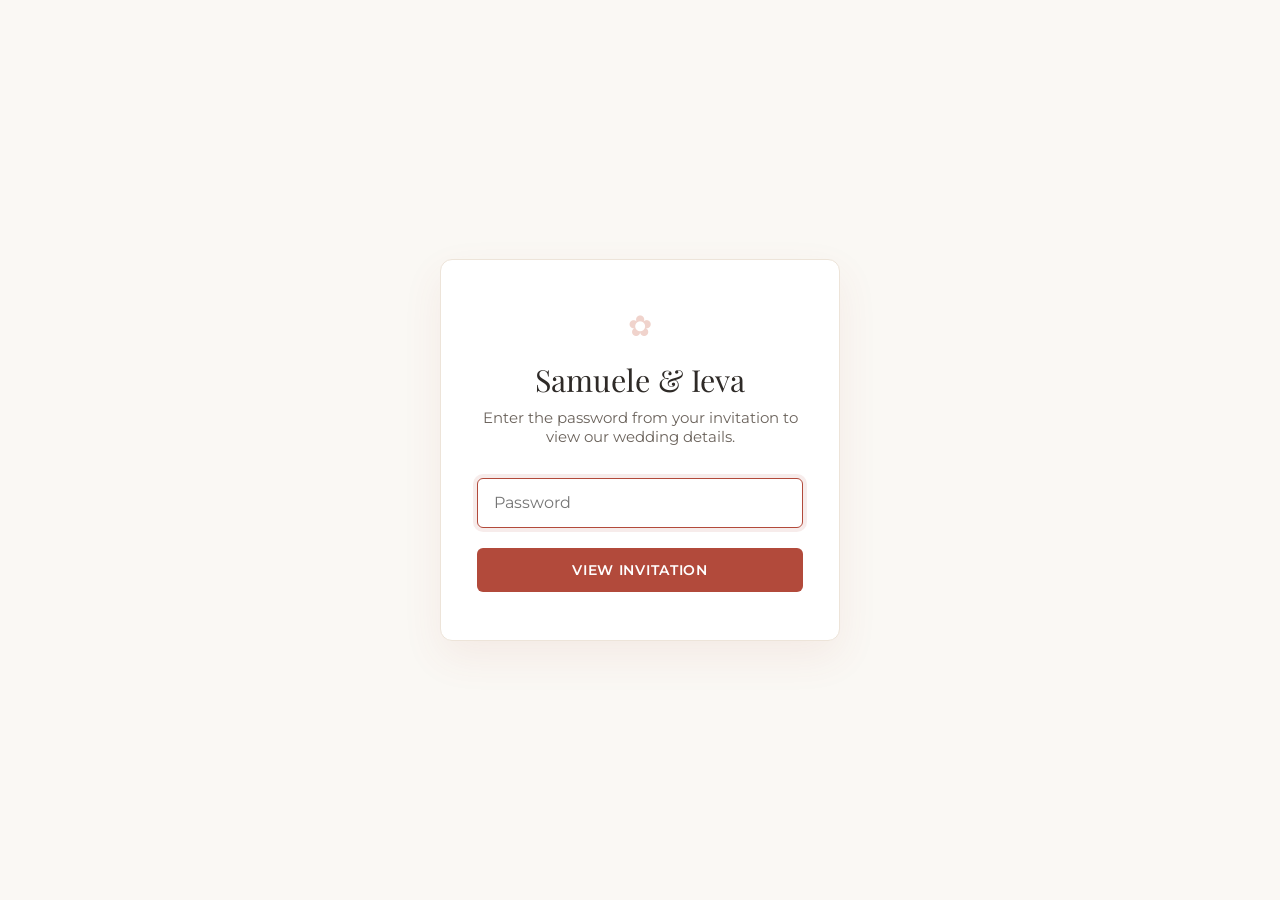
<file: index.html>
<!DOCTYPE html>
<html lang="en">
<head>
<meta charset="UTF-8">
<meta name="viewport" content="width=device-width, initial-scale=1.0">
<title>Samuele &amp; Ieva — Our Wedding</title>
<link rel="preconnect" href="https://fonts.googleapis.com">
<link rel="preconnect" href="https://fonts.gstatic.com" crossorigin>
<link href="https://fonts.googleapis.com/css2?family=Montserrat:ital,wght@0,300..600;1,300..600&family=Playfair+Display:ital,wght@0,400..900;1,400..900&display=swap" rel="stylesheet">
<style>
  :root {
    --primary: #b24a3b;
    --primary-light: #f0d3cc;
    --bg-light: #faf8f4;
    --text-dark: #2e2a27;
    --text-muted: #6b635c;
    --border-color: #ede4d9;
    --font-serif: 'Playfair Display', Georgia, serif;
    --font-sans: 'Montserrat', -apple-system, BlinkMacSystemFont, "Segoe UI", Roboto, sans-serif;
  }
  * { box-sizing: border-box; }
  body {
    margin: 0;
    min-height: 100vh;
    display: flex;
    align-items: center;
    justify-content: center;
    background-color: var(--bg-light);
    font-family: var(--font-sans);
    color: var(--text-dark);
    padding: 1.5rem;
  }
  .lock-card {
    width: 100%;
    max-width: 400px;
    background: #ffffff;
    border: 1px solid var(--border-color);
    border-radius: 12px;
    padding: 3rem 2.25rem;
    text-align: center;
    box-shadow: 0 16px 40px rgba(178, 74, 59, 0.08);
  }
  .lock-icon { font-size: 1.8rem; margin-bottom: 1rem; color: var(--primary-light); }
  .lock-card h1 {
    font-family: var(--font-serif);
    font-weight: 400;
    font-size: 1.9rem;
    margin: 0 0 0.5rem;
  }
  .lock-card p.sub {
    color: var(--text-muted);
    font-size: 0.95rem;
    margin: 0 0 2rem;
  }
  .lock-card input[type="password"] {
    width: 100%;
    padding: 0.9rem 1rem;
    border: 1px solid var(--border-color);
    border-radius: 6px;
    font-size: 1rem;
    font-family: var(--font-sans);
    outline: none;
    margin-bottom: 1.25rem;
  }
  .lock-card input[type="password"]:focus {
    border-color: var(--primary);
    box-shadow: 0 0 0 4px rgba(178, 74, 59, 0.1);
  }
  .lock-card button {
    width: 100%;
    padding: 0.9rem 1rem;
    border: none;
    border-radius: 6px;
    background-color: var(--primary);
    color: #fff;
    font-family: var(--font-sans);
    font-weight: 600;
    letter-spacing: 0.05em;
    text-transform: uppercase;
    font-size: 0.85rem;
    cursor: pointer;
    transition: background-color 0.3s ease;
  }
  .lock-card button:hover { background-color: #8a3124; }
  .lock-card button:disabled { opacity: 0.6; cursor: default; }
  .lock-error {
    display: none;
    color: var(--primary);
    font-size: 0.85rem;
    margin-top: 1rem;
  }
</style>
</head>
<body>
  <div class="lock-card">
    <div class="lock-icon">&#10047;</div>
    <h1>Samuele &amp; Ieva</h1>
    <p class="sub">Enter the password from your invitation to view our wedding details.</p>
    <form id="unlockForm" autocomplete="off">
      <input type="password" id="sitePassword" placeholder="Password" required autofocus>
      <button type="submit" id="unlockBtn">View Invitation</button>
      <p class="lock-error" id="lockError">Incorrect password. Please try again.</p>
    </form>
  </div>
<script>
(function () {
  var SALT = "uOdTTxELvMPK/qAB56NfPQ==";
  var IV = "fkwC/RPYA88VOKra";
  var DATA = "Ti1htCSzfz521iRioIPpwsw9zMVkdPpwSd9/2hiqxoKJN2sB0yDO891MNWc8wgjfcN4iunOag3VTIvZeBWnXuExBL4vYi0uTeqBMeUKNfa/jmqTKroEKKizuZBfTWz4XTRorqGdw6DTBeRgEVU3tssFElWDjUeoN1IL/27CiZf5Ow9BIhE8d0FyQeFTL4+lE5/9mI83u/xlTgaxY4vU7iNZp8JM3H/9yQKZeBbpXtgy6hwjtgDm8Sm5Kkd9WyNit8cNtnIYkQthcbzRw+JqDTPF+0S06qvz9q0pprcntUEg/wuC2gzqN0NSwxx/Vt6bXvje7BKT24D/4CIETNYZ5pv9UQ1AoSQQg5/arRmCtBXagMxViy7k9pyTkpoVC+TnfnnTbouxG75fVQQzDxzGvMOUu1OqHGs3Srt1cb8x9KiTm3Z7s0Xu5nunI7yNmsiJYhlyaqxdRZf1CgZs2hL9hUNcEZDHIa88OvqXr7/JwWSgYaKtTsKzkdnu4hxSNEljRQmZpcao2tKKu1ZlgDG9KZ9SqWio/w9tZKeMTe9ZHHRzbs7Sl0DncFLhi8eXCu/3Cn4eGpq8T1TvUdgTUdpHRmorEdN6upXkNcKLtYHDRhjbZFKfKbRRhqlTz/cJpzwJ2RsICHCUym7Lh4gThS5JrRcokTryzqzY3YFRRBtu4SBl44EQGfM8yw2SHzzUtnr6v9EttpUJDuQNKq5182D3k7dEfAcIF/3r2rkz/48E4UxtfotTCJEhKg8dLCrcgBSU/6rz7xW9/JOIMBTQHu6lR2oRTCylXUru++8nGQqUP+s5rXqYn201/G64TYXgU+rPJ/1gsG3/Hu/qxY55fNDWfomwS3fW/tsQouR2Ss5DtQkhUgOxnvXiuYBg+NiaCHUr3/Ij+cV7RjJTpmq4Vt3ObI2kb3nPhbWSYgoWiHHgDSJ6hgUxXDKkWOHRvKaeIm4jklL7Jxo5zk6n1H+kLK4kSKsCqAJAkcnX/FOi+d/zZt0ZLOgEVWAlR/isYw7Y3ohol+0MaCEUKFgL6S41WSJs3Jrg4UHegvZBZYc1dWJ0PIuuweQC2o7pxWtZ1o8ejXyJVn2hloKXMQZMaaDBKpC4n3wl/BBIaRPRZfAps/InRG1aZnnaBPq+5aqyvXFimWOC+V+OrE4nUABraB8zH0ET+0wytsQK3nSN67kYk3jHlwMa6tAWp8Yi+i9Zpuc6LFfIUlw3rP4rxJ51eIyVCS61TiB+EtYGLZvPLH3oouTLzTThHBsRv9t65FcWEDmN3RPhs9dkwT9MouPIDaCquvrBBiOLGMzdA/NWb43QnAwP3098Hiic98z+o1NfrSpgZ5XEMRM/xxaUVTjlXrXBaAG5xI7KOHVBlC7xNlCUlrWsE2DXZxDJqWlA6P1KqO9EJmT/g4LjKtvfHF7LtDwbcC0nv55ilG76dA7LQ0meKXqRg5ZCYVU1EVMmV8OxM+eWBxkXcVr/qvM3KfPAplIOdXNNYeUtCKQxAQSWvVvGg9mAY01uOH5Md8YDKOuJQ6ckJzw5SjGi8joOXqEDREmUZA9cpVZ7nsskvNWYl+mTfQTpxmjb1gKSLGJ4EuFFpGRmIXufROjdUTVKJjaXGqUoMCcQWAnNSfml+Fy2hhbHC/l7rxfTQFvJ74mtc1CBEOUCFDAt5k40uE7NaYP6ArDNCSrb4o6il2zoa7L4H+ytdpaE9RWNdzT/m3IFzJV3S4C5jhFY5VK9ZOiROfgIf2ZLI86VXlUp47UIYhz+ZS+PGcjl8GmW8rVmKG3uxRpTjm2t28EvmY/s4KxuJg9DiwhsOFDlu3w+51q9fGNhhmFzcordfLkuna/FbWoew2iSUNrUIWqSn/uzGlQbmo1J/4nprV0f8l6Da55hjIWQd5FOOqCW6tT0Kx/+K4W/h76pbRGQ19ic7ZxgcBgamZbEjuUIFSnKYT6e4F7aauDqgusuzKH+memER428s3IrirBMaXdJwbBp2rUsKku99pEv3qg9c8A5N79deJklzz35MC+HPWhmn/eA5dbQIo00vS67fiHf1Kk0YclBZSu24o34Uvqra5QB0ew954GWrXCp6xDLD/UYoUBGUE3+mLPLTawFaXGZmWODQT2hycwM+h5giiCVfvIuybq6iE8e9OKVnNVsV7XkdG/1bdeRV2zalizNG8sL4/5EVxFSC4CZrxOIqPeDQNkxvNXwXgjSamtQ5SYWa9Qeg3AHc0m+KRprfJzHnKHTA33YlHBhcTzUs/RaSmSAwE0sfUYHVTKFEoa5crNOLyIC/BbMXU+ttYaMFtzEPVLRCroIvOc/92Um/bZCgWL1EJ9H+u1gYXCjsBqv97DK+mrsvDYe7ynPZyYzqd/XVxSqaaLt2Ost1giRmxa1mt/y/yJlchwSLrCAI2J9CM7rJSYpFZ6UR8PxVoayFNrl6iqqEFdyUxwXn3edCoFN/BU97k7F80eEbcPLIOpfkHjbCuGOYfUgx08/h0osc3MAcA3koaZuCXzbU8buekqGDRmFn9RQMo6vPQdsEBwxZjpyqgWnXE0/OTWzzDR4I+cmkd3tMliNu44Sxjsp0lsi4h+hrZlYwCVwWGnw6Vk4NKbd+Ln6MEjaabmnXcxifrNJ6ooAoHHTfYrSKOTd0ptOm8QWjcjRIBnp8a9/E5GdNyGRv+VrY87kdVp4BOer45tQbDfryRNargkGrf1sqOOduT5uRYJGRAO9pxf/mledIl4twTz9Ni5b0wVROcQStXQTeuKMj8pv7POfJlKRfGbHgxQhtJfnTVzLt1kc1gcyqLK5liwxJuxpepZbK/Z0/fhYrsQL3itZRb26IDdHY38zSntOwaMd8E211Dbe7jj9hLULJ0hUeF4ZP1DZEiqzlj9FKSfg5oeJr0QTgWM0YI46DMm/ZO1wh9sk/GMUNGpLBl3wiJK/DacCPO/pQCjZd04zfmNpzo1qf5M429emzN1R+oXqEbKuKOjUxkrGByNwANxAgug0KDZDRaWIHIWHblCYKYJenYqThR3Q/El2EDF+RXSH/vjiOUPTG71WI89WN3rE1N07en3wPN3r/tZx/YcJWNb+dVWaNHXyDdeweWvidYT0A2ED4px1bbpztvODrL/YLlYknGQ3lm8WchXXrL2OolQZahVx9DMOMdXEHUSlM9h2T1QgbeCefj46xl4lqaHnLYTiz/v3VKjonS63bokQ6TgRJo8CKw1xfvbrqRLJY7QgZXNLGIts0PQSGXO5GWsgXepXebRJflNqXOTWgyXpYj+5P4D+0uSPAvz+osrzY4Zx7+eKpBv4f60oz99uFP5V5kwqST2LUDUcwIS4IHYhp938A5giYXQ+VOvUcPgngTCcsMX68uZlv/0pUG4FUO2Ux5Xo5wANT1KrCVFiJ7lwndykiPJVyME2+fNEms28u968HscWmjDe0WnNneS3lWJzs1b376Z/8BCQdEapDuzjsWLDV0Nl7pO9MHOt9f6NgKsPHP5ENrmEr6dehBRJS6marZK6Ix7jG6VriuiC0omGBMGmNczpaVyDKFZG3sP5H0Q0IOHG6lCpANm8S50wYBddmUNL1WO+5JK3//k2lzQm0GB1dixq9sd4xL/AmA/XUurN++BfeHUFRbGT4uS/gBaJY4siRl5V+I13bTIdPBrW0eYADV+bdC2l2mFjqEJSf82fT9z8C9SXLEzKsrpi1U+bgpALeqgN3dHva4O4U8XRGoz98PHJFa31DyWmmlEm45cOsdUDsP9bmudRCeUjfdU8tSkT7U+Y3hf8JKOQS0216I+7qZSpvdpLxzOfZwAeZUmYcYoJ1hmDOZlZgyp1JjiQ+Zs/zsxApOHXKcEIVFEbGLNgN+62CThKsAjjYBPAg7DQ8ytfzIey+YoFBTf2NbjSz9HeZDqsio1bMZ6xhOxfibbCOEyCnb5zwZcvPjo4D6MDVnP4TY4T/X6F55xrCw0HHqhTdpw1nikCM9EEFizDw1f69ac0sp9fmgm5WnG6Y2PMBlcxSKagJ4nYSnCNwgQ2XwBbKXlyq/EMLnSqQt7InTSTaEAAu13VZvkDwAXcv92eLxAkSyeyjicECNZdfJoCuGafcFgjKhqO98J2JCXd2hhBVuHS6rDTWMt2y31it3szMFxGfH7/sdcGyxdB5D+7a9659PJOh+LCa6AGQKUCLJjl73/958UMxrWrqCbiUVBjRQpPXiJY3jAVA70lZASMoh9Gr6mkY00PLZMQ2OD9LypLdL66ft7fQhj7uFJ1qgyMIODTd2X2TJnSm9zCkkwcpeqUz9R0FP10UbLKHbOzok8MQIQZu/kPAewO4NbQQa1W6hvkHKpPYqVInVVDipxSd8CQlVpVpSmNurmK8EIH6BCsIywJs0jmB/wKHsDltZzal80BDLxGpTE77y4ZZxdZk0xkpSA/lPEXquL8FH+kn8knLbFyLAUXrFlB7+pJ/GPZZp6OXsDZRf0Fnxlvoi6MIqiw6AQI2Q2SgtR5P6FB5ab5Pc+jkOmE72B+NU6q+Ooe9t8dUVVl06XV7JXbgjAkFK6p+hnrOkw0YQ/geI3Ob7tsk0mFvdaUwXB4PYSHueTOPY+bupJBj+kwULKxwC2SU1KHLw/6fUq4Vs78r/+vgAIKAAV7A0HLcIJsos38cbznuk2bgC2Tj3yO9IJ856KKb5ke05roxjxaly2Xx5KX0TM68vgg6ED43PKlRBtxpP8xt3tDCeVLnhu2xNxl+x2/2PS/[base64]/HjT0yNpIhmdkuYrJmJbVjMfoisN2T1Rg0vun+JbvR7EKrQXVYxsZfK3Lz1/pNVSBbUhKG6kFC+S2khTCQbG64zo9U0mExjCE8NV9HIINFVLk4syyz3SK8bnXxZ/W827qyyFmJBCFtKGBmDW+CnMPizILMrD5zb6cZ0RmTQW6I3BkqCt0i1H0Kc3gl3+o/TnmRNhfdY9K70h+D8PsVvm8So0OVek1lUbJV7+7PXHQfpa8ARSJsb/XFD4tqp4I/ICS8xksYyQGZJ3eJPOsqpHKtDvAX46DYDZSGhqQGWIYhhSNEo2AUW1oVucvcv/B1satBS8EM3FQGAxdxDuMrcjZkn9yfccVlQtpBipbpDDz/OIUVheLE3i693KHgsqsKHFrhTjbI/HkvLjkLAh0+Hf73E6u593MF6ul0yU36jnzK725IN9JF1VuYcI1JP3Ib8hl9xAx4qKhzFyPrNx3SyBq8+EBvSHr5L67i2Ub9zNOS6g31i6Ebge3cPdLywdBgbGTDvS0ZEmskspuOSICCCKueq7izr3GE5cqrCSMUcl5K/aEWKsLjZxkXV301v513SplvHMh4zfp3ty92yxnrXBd9elzrxYuOFj2py20PY53fp06EwEbib5qnUzypofR0to6Ib5JMtFSwsLpfYZ811Rywl1TVLipcmf82EZ0S7ql/yJbEGCbpsPJkv59Cbb4JEYa3/Twd1LRWd7Tk85dmMAPx9u4nrfhflO8jglxV2lpFPkRApQiFTDSYaUoxfhwfC0fFZG4yxUyDLTwIGLFlxVV/O4XELeYnlr4WB1/gyh5cNmTaG0uw84jaLLHXnok267qD9Ym2RoE3d5eqxRTAdsBTcM5PLmS2/OIQ4B8kM2Gd3zNOG0iXGRuql2/[base64]/TjYLmMPhQR6s2szSfEmO2q3uem4qhO2zCuKO9EhxfM4RzGLoFSQzHTviOwYpVZAHZ6camyOJ769+Xk7yABZtNK5TzaKkHVEtq69rGpl/eU1EqfUC8NBjm4Uq18/EEOAmoYmeSIqK7PLhTfx+MsSSbvKA6cRTwubrrtfVrTieN/kEs7wTcMFBpgIr2GlAMzgoLDO7pnO/RAoJWMY7mrYBuHMXkvMvRghteq56yPKwXMWpL/xKfMhzYg0ylQA7yYFOyaGXDRdKT27688fIAr6pooFsteFKVuOat411iCDgmL4O+ALvaFoHCouExWRd/bgkEcPlhleggHoBuIqLyYjdA4Z8oy+UjG96a0LS2yNtM9mNYvWSbPNCFIWGHv3dL7AZ7EZlgpPLrpGQG9R2Z4FmevjXwu9s6I9KmMnmj8dppf6ktZ+htCvkhtVLHZ5uVDfvYrs/pA30gtqOvmDN1jXGAMsl+S110xTVh91RurwnKCsZxJZYV3H40RHzPb+vsI2VkwfAegouwNSrTpDmkCrGkoiPBXNy8co/b7tsU3sP2zkksbZkMWcx8P2teHuABnr0C8/aaiVrbPSLbKsoKtyOGsTHk2VPRkbS7hyQAXgCJgwZFNgAVaVdlY6zqLnPM/l30jit5pRPeWvhzajLTJY4AB1M9GZTMessCag7rKsYwXOmwRT6zfDrjoAwva50tcmRkgfiS5INKlhClmwfOhSF1ErTXu0yuKbLbu5PFJexd9HZHvExPicRR4hqjWkv/UEQS7Y40klJlvQpd1rz+ImVCs5U/wjYsLrdJIGGF2ccZQ6t/[base64]/[base64]/SooyD3I0g5Fv7kIPYrK/3tdIXEr85dHrkHtLWV/PpEu3ktHfUMqao7+Pmm1HVHPVXBdO/za8QXiMABXHpPt9XcYVlKbUr28pDumFROBNsTZQmRtVUkGmBl2iPb8C5WpYbiBP/o9MrqkkJGUblFvHuy2YDYXhXAQgijAYea1Q7AQvxlhLkg814Nwf45C+2cVrNUmP1LtMiUKy/YMk7vtu1Ik/EB68ibttgqLUt/EgLeRfiroe+XfxSQcGu/AxHt2Q4R2/pYBRHjS1uxYI4g3FcrdLkVkSrfl9raZmNdXwbOQKWrdTWtzp2+WUHSExbsWx8HJFD/aB8tpVmi9N4PDJTdnxQxqjRwy6TlBp5NGW75ySNs3wFTXlJuMXB3RGHOBDzRX9ezXAbMv/ojQJoOEJzmckDxgCaEVBx+4as0LD4jl5nzAax4my7YA4J23sDE6GzNEBQvuAQMV8eSyQKD+QEl6JcOToVqYhGnSOuj7aTWHhabODC/Mc6R4+2R9DHnP4BUH00Xc7ru5c8Jq9bqEevSsE6GcUxcmA9yY50hGvPGvVfz6PbUc7xv/bX2eLVd95BE18y3RSiJbrjCoJgDfzIh/[base64]/1MTgKfFBMCyIPWU1WpXMf8tqSbK94X+cb5DGn55ZdJCMApSkq8P09rWNi1mBJic6jW/NJ3qnYi5CkiHJE5qNtT0Lef+ipTdONEbfGnC4HwAO2uYNJCC4yfOpkLW+8kaDPOY8CobVNBpqubv/XbUdF3MsOmNdMJOhR3FQ1bUjswvmMPC/QnhBeNNcXjzIyhD2/WB0Bls2I/[base64]/zex+A95vcjet9HzEAJCE7UgXkCqFFrdwd8QFsD5ceAyXXrx4hWkdSpCWfMCaGXn+JFN3kGxisWGC7FpvZn2GlW7E2ckTqq9S7I2ilCRLM/A6OSfYbuezoEdU0G5+afLYm/z8BWRXDNCFUHhTzokzCOlMLOELi2wWIbBvuqiTig1r6MF/XGn6ZI1W+Ld8P41JZb5+U2FXjwWkIlXvdJPUUcDrFzJjcpZ5/hDN7xOfW54y7viqcY4Gnypc97XmpzkhqM3n5p4kZ2iRpGIpWO7aaBpdDgeFApOrY8CBJRPrvGBg56/r7KfTjg7ZPmC3mSMng0MNEzw0Rn9HvfUcod3hnpbiww8S007G4+0Yw4OlFuADRGhA6TNYyDEDjKnG9YCLOgbpfPt5mak59lT4zMFpNTObKWSqq8POC81nmX5UYDFfQ6/sGdIkmQCNHNsFluDoY8F4/2lBQ3tvhDe8zYIuraZCfZ5Q7iSpFGkVGmk3tJe3Folxao/v7PTWdGWclATGNm3twJBebh4QW+AAbgx/wXJpV5874spZXjflwgn0B075V7TvFy9zylrVVAg2h2USTo+JCkbpYbzpASVlGWRXpzTiPhD9gfe64jY3t5v167Osf5kRL++AMVELyg9L0Y/5HHs3Yc8V1eH3B8Zw88r/dvzypbv5RboWgNC6M0UoRqUGkn6eQvxtD2P3Ia7mq2H1uQV+NTx8J0JQLDCuYJuWlpnnAaUBZvZa4H4Etq1mBT9Vikng3D1I97VyAkQAht8uzeb1Zcse3iA8yDpl11XLUxWq5v8VH1qCfwgNnfifimuj+2GAb4uDU0jnpePSZTF8UmCPUjzUd1GtnjNI3SJANIHtm/gdpg6g4sxdRZgA16nzoPU+Jyv8ka2Y2o0uC/OLCOTrd2pvw5edYYSdZjmPBO5n+B0tRdCWqCtlAAVNCGGmHTPNq1tT4IOQkyrqeQ1odSMYq5YmUGp4wCbYpznY9hAfskIuQpcCDCrHnZRXu6c7FLi3jk4vW/VdmbBM6hAAdlyAAfnMdi3fzGHZURo//moGUOuSukrC1THAzeinXfYOCX41GEp929tUJ6MehB2XDNXJl1/xARDFEm8U6fU72Q5LfoBHe3cmFKseoFEhfp6srBeP/rvu8I0SEAAwXJ/0ggqbK0oO8MQJ1L7h9fqfm1p61DPD5YC/mizPmImyYsqWNVeb1PNoIv7O5/[base64]/UbryhbamPhdiIMvL1h3G9Z2a6pZFqV5wRrLnNsnnQOm1Ljs77sD4PScyqfeysKOsBydmUMoCvcSMPwAG+4nFR1EbTYy2pocayohr9lfvkEfCwzXmKeTEJOjy9Zu3EpydKUvVmR1FnwhaKt9TxobKyiHtPr30AMG0UytgK30gYEVaXQMI4N9n7MKk3axas/qJR52ftNOmPMV+m/PRi5SEXsjuMLB3lG+gH8oTNyNn2eWzCTDjmq3j6OCo1aRpXKUGDjz1agxJVngbAeana6vb5RHitKC1UVHX/nZT6hAAuG4SRqfbt9TgEZ/sf+Eyo37qH2216C8MASl2bOO1dcZOTSKRrSS3XrKl+uD/JbFAaeMvoUZNjzXSu1lS1n0yG/OjCGbZU1HtBNImjxz2BEFRio2yBLOBky3AJwJmfMAOXDFAC7Z71uW6ICMJmFSIF8PnJ1mwdGzVOZkG51GVUiX5CIPsEYKOTclTvW3d5GZ4X0SinY0wkJSgHvi8/[base64]/tJeQHbI+R6HR+KyoI00YoLvPiuVNW20FYz/nZsHmiqklHCxVh/L6w1N54R/Sudn8eAmeAxvKvv7k92aMYMNVNvLiZWobNflbQiyreWN3f+LVv629BhDBkyxvVkSwWNDJY8EG8z3agwwif9S72kpeAuTOrhNgDAIeaW6MUqkWmt9rvK1YdsskBES61Yf6i9Oo6PHvMYpYIcvXYQ8WJ/cawR0q/Sdb6S9HID2evUJxoVKyILPWtDztvCR/9ckzWes9IdMZiYsb9yJ/RgJJfgGSymPzJGM1r7gYoqmGTDFpSbWZaxB/sns0Z9RcINQ5xhRjp4G7ex3lDZrzjXkg7wH4BmoQPjs8xEQLgvDMbB2gPh5+golm+O6BiWED+ScA1PQyTyiftN+9Wa3EfX5nnZDPTQdki+CEWIU4kZeFh+ibWM6j21fxFZolwd07+BQqqV9H3V80X0aCROmWz2SnHD/r9RuKozfFPxnlL6dPi37JiIuSNZOEDYcuKlBM1gA2BqqSf4hcQAfsnb4KAlqAvE0Grzn10id4zCkpaOh7WiRkl3L61gi/S1tJZFE01ZmLAc6K9AkSrar+zMPqN9BLrItFBwT672vniSeOGVHfcL4GN6meGSex5Es3Ba5Y0dHwIgrY8Qa0kN7rgKnqE3+h1OgCwOERH/MY1AuISXitoU4rStY/c92Wlo0Xwf7u38WAMDvAZ0tK+EN7wCIo16kcEknoXckxWWhU44m3zNaCrNPk2Y5s+D1rkz68pSdakBKvI212uYQoU4Np22tl3LZGtgYijpsvHdMcOc39043CEfxqaT1kwU5VMirWKvq4bqu56TU5hEchxCMGMB6kZ5hNcq4HDmbxLa4sl2b3VoNCLYaP/lexfc5zSG8ijK8kcRE9jEVPB5MOpNJ2MXDFGVeUmbWwWL+QEdtkRM48T6SSDIg81iWO++CGEnR2vF67xrN2JKjdpdwDcsDPgM2L7xnS6SzEIp9egDnt+Fq1/zeEM2MU8qMAO9lcbcLWAqKUSGCOBMiOuD96vrmH9eLfkEdPmus1H3/W/Nncf580L+PeoTyN3ZyI9Dzn+q9byklGqcBiBvo+GlYdqEq6mX+PtSXpGq/C77iCzeOyM0aB/JbgKSsO8IvMRiN27qU5jD+dYyc51ju3l/hEQB/3nBcWExinpOQgmoj5NCaOuDLsG6H1YC0+m1FjulC0WyrvanpEqs87Me1Yt326lPbDnKGu/8s8+GuL+Ox0cU7TT138hqIajPK42aAo/bZ+OO04VLHH3GEtyoYUD32DWsDXvHFfiasU7rlzgkrm48puZQ9zBO1dPZrFbPEWmfNjtL8ViLUCZoDXT03y3GJHLwtmpHX4ZQtYpDcH2rK4Je9egRelPwrn6uI4xyJh1g1OZJb6T6JBDecfz4JQHatsZsMfd6/XXIn1+k03jxKBl9/SZI/nes7obb7GwwjgLBG33pBjtjb7dCMQwuKeZkop4lCVCavtGPPqgMYZHtFF0uNN2uR6VQqpjPyiKome0Ipy+3pjd5qOX8ln68PRKnAgOkG4Nti8sVzFjl1Eckk+jglWmU+6W+nibRDH/jxv/GVrbmgaWdm5XRj32Emd0R337z5PUff0Ec/aBG1l+8RmeiEKF/Zdfihq19MP608PbGI0hIGYKHzau2I23Dn59Sma62VHs+G0U/kmoDCuZ7xRaAXUo6qsEOf9e+gX27okdfg59cI4xl7qpyGMvGVQ+rfX6Hj2innMPL+vIWiHIcJ067+lfr2WFNJdFpluMBs7K8Upyy2y7CQtIKESAb5C1flM5/FeuXzqQwm+HtTQj6o1gdjJRhteBW+AniNfJjMEutmFVLZW48WFqFViZR2C0qeKy6XXijlwlGauEV/ncpljnnrZABnaCb4EsovZUqTP37wqjfVoYUR9tbaeXOnAIUakUFrlFYSrpBkxvoaCcWS+lI14g99kXkHf7Seq56WSNn2c9oGR1yk2ZZNrqGT+1lRk65F4PUzjBByMRV/[base64]/gs80v3R6y+t30ZWAcvVf88lbxAz4b3uaTHGWyqIfTa8/u0HLDh0ZuhyelNTlnJSIN7yJywO1KDiezeL4kd7PCT7fCaekL+qinOpFC67EjweXMHbCgVCW4Qa0fSXsqDzcWSNIJQ8jzX7sbQkS/4nxoYcD1BESsT781z7CEzERykIztKOW9XVllQnsKzbsIDJs0eBS51G/719iVvVWedti5mUn+jM4+5gj2C+vHryaMooSH5ebzEhXSpCioEgK5CAQRyF2HlMfxrJLag+0tvQVmPhfoMcL2/frd+AlyKgh8/LqmW59SKQXXexUbzLYTaR8EHLfHlx/HDdHGj5P3DCztUZhekMsXL1/wRodoLAmGypLGJFQpujkCnapx/KlVzZc2LKPjr1UdFb1MT0N9OVpsF9hG0ekrUxtQxaSL6QIw05+rxyuD5+a6h+yB2nxgdPJsHglS+czitGF+o/tdx99n9c1D6sTKl5Q92rKi9ixgf20pfWchDaQpjuze5U92e56pzmtC1xHQQ7VVGi9vujNN82iBike6O/x12cGaqpPTCXsZWNx2bjt5/60OFlGtJTwUgIc0MucZThrf2kEF4uLMBSGFwe3eSCaYJkEGslNgiswrrnCb6iy9+RzHBZMMw34OhO4s3Wn7XOCcW5c2MUHJEKt+RiGSA9fnBCpntqf9UNqJ7ryWyLvL5+bejDsTYjZshbi8E1ZloN2tT/eSOTeBeqEMFjJhfzcDusxMFFZ5EJRFv8u+lhBZ2mxpTFtLDqnbfzNadDrVqx6I6rtoGiMancpE+B2OeR7RMPJVZDhIKqLa9Y/1DQyd4sjJ2BJZcDwhsT6TTRU5mdaljSbPJ/pbLczO40g/BH6BwhWvWzULK2LATwRAoNezd06ruJ0tTx7nTCkKyTqm4k/3NYFZgEzLNCkaCwjWoOVB7lDXh7o47ooOUk6g0232qd+GfMqzf347iUIULPvvWMSP5V7jz5pW6e9iUJnbFKieSrxlDLxKmnZ5DMOTmGwPx3t/g/6A8m+zLI65Wk196N5cmN3cPldQbnA+J1zZRxasNRmdtWrsZtPIjiWOVyQFpkTmudeo4e0raxIxj2OO85MfIbCtOOcRK77uh2TvcO3WGBAzPPvmBHQAPkP+wQ7GiigwJfnip5hwfPNWh/crL9pWyP/Wv7UTW7gslvWZc2r8K3GkGBm4tcdk3fUEcQOv66FQ5yRsXqs22S9kvSza2fCI1NKiH1psDHa+0F5gnMzC0llBR3OAukIHgcDJj1y0+M1+KtdtqihWFGv6ZbluI6tx5iRanKfIyMW/k9R1s1B8BDG6F5d6tKCJugx6V6akvzBM+ZdDizMeaPNuOtEFuiJn6nYw7lfCdk9R6ybWRrHUkWdFvPEsBr6h5fZDpnC3pWMtMG2sSWMqf3TrWEPutYS6+kFRO6jNuYSkEX1b1kCpeQ/kXxxc6KB5/WC3FPce8gpwD1FXurkEbf9vXmkcYSh5P1CYgj56Te8zK/Ceih/mu2HGSGQHnT2erjC8jsP4u3iUuQZpC0OXeM9TP7b/gYJGlfGM3KS/QIH1bnoDP3AmHemN4UXb04OVRbHnnQZtAaKf+umvShIkAiFJmTF/ei15Cn+5rII+Za7XsHlCbGYN48RcEHH35CFadqc8cDLVUWcKhdgaqhfDYoFMJbpFbXZJvsaLrEyiaNxA3kIimjZMYgpWtwjr35Agkcgd1nlYDhbcAHARQJTkFTzmLRb7MQmh3uHVMrdj9vuzjqhb6Ud2dcNPz0/1pyOJ64BnR+rkdmUtUT60a7LL0nrZc03fNo+c8+t1M+OqbX6mgKeq53hYvWcrT1eHdq2tqmBKcXfaQdaffNbXSMTKnpwVU8G6PR/lXTq8LP1FJl7zF6N1b6u5NfaU+kvvdHgLfCCJjTZZmr03LY0NQzUeXXBDfqgHreZJ39NbdNWJzt/h6dKNYgzhEIaS48Ds0WeQEz5ozterWmilVznVff9PusbX90Q003WHcWooKCNRCUK38KCSg+NEt20y9hi0h8tcaQczjgyiNeEqI4xguN6XGXgMc0e7lMF5qLw4zTtcQ85L7Nkk8/o0eH6AAhCmwXzNHl/xfZZHSrFw2nedo3999GfwUCBS1URJL2ThaZAqQ2YTXPorooctM+95Muiw6sK/SRZwX90u35VgjZKyGYLj+r8evUSCm7pwE2Y0BICmlcPIL1wb3XnwEAdp4uAbl23ZHoPx/0IjmreHY0W1pOc4eYEifCe8XJ0f5lw0Hi+msmOuRJjISPp49ktJxgsQBgDSnWzd268ySqkNVJUDAbQsM+V27coQ3hSKyc89071YjOW+NTfbiDPHeIsMMkMtLQKiZAvDb77mWxTTiTqRSW4NGkdS7OWStYKi4Yz/O3UEBf8AM+0AcJrhF2NlTxoYqwgjbrkW8fKG90s9VOwNbZHxX52qdNa4kNr3Ifzmio77pa2NK91RzkTlFaZVw6jKG644/Hhwq6rN1VSIokmzMs6xUbV/liMyGKL4Efx++PR+lK99FtF7H4x8J4Q077U5UGdPFpdzzwVfN+/YeS16W+1HS+8UvPnDWOeEvyU2Uv3sR2tcgruj6bvNF3HRIp1jT/iNvKcSEXC5TCQ3xMRHUQZec0RMh1Z4AoZ5Dsw9acB2cGS7OZRNnrG735d70SEPl+g7V2/CV001Vw3bwSKI8CA0VbsvvoahiICrmc5TM3/GEfmn77SvIH1vVxihwVp3Lrs/x/2sUBKCkP5+4x4+wvbS3y3Iw142hfCieA53+ZmRCgni2JkyskmpxNJKHl33AvOLO9k1H/CfTmNW3VdqFi1Jmw1YgtHxECB1aOzwr0oXwMMyHAUKPfsO668/ncDr0N5lEDFjd/PRvAJgO68h2Tfu34o2iW+dtH5Ymz1GMOHZCsBf/x2rJgmQC+DSTU0zLUZXc2WnAPAwNnvZK444bmFLVt/8PkGhKjFRJjyOwe40A4TLPXJeMpm6Np4mBdNaPW/gfftTElk+6ddkO8k0M9WA3HNcGnT+zEmQdKymKENsyTbhIpEy5cMG/0x2kWYwo+LWrM5NTfH28bK9uVV6EXjTNOwZnfIecX1cqz1CuTST8pLoFiYGwjiwhbaG3TiR+e5A0Bqn5vgRqKK5KrPLQXZkp7V4q88uTBTg+lcaZGDFnLco8CmErobef1xFe/TKA/[base64]/NOXJOKQ1DFHmK25GKlGVW/IUi8Fp5AZ2tZ6P+E0NEH40ZH0LlTXaaWusk0Oh9ELR6aec7dsgPW+KXE9ubp96mXjmL0JDlUvNIuXviwDVtDgqjBI1HbpnX/YbrIU2xpe+z+8o84CubxpaDPWJfw8qXrkOa+rQWYrj3te0k3K1OTaSJKJ6+dWEXUl8nbmz+gAexNjAcUcK289BVFaHtJvcAoQONDdD+5n09PMmPDIZAESo2loI7wz13ZKNHRi8QzB3q2HgxN+J8eEH/681rvEVT4rJHXxRbP+IAZAT5VYHzUl3cMI+BeXMLskbyI+iHwOd/h1359ESZa9A5j6ynfY+6pZgQLfHqePtLWUAkHQxgvzar0yQeBOMcFQfAAluA0BNObGIOpZqxJCv7HVBRkO1FFLLfT+2n1AsdB06Qq8Sb8HJfhA4cBlqVUG7FwOPRNuDG9rHa+CzVvnDzv/2a6TQBr5Y7ODjVV6I0LXQ1dQxaWJ9axP1Dbkve1DpyxE1ZldxttWYXvTHCUtWDUcMaF73SXPycN6GisTACABvCI6OHdZ1wu93ABtW6BzZ01/EJqjHrdXO7qN/1CUyvYgvyJN6RsTez/eWttGiu/CPQtviT14k3TPAko418YSMG8bdaFdDgotJacXxtTsuuSP7ccxeoXJHK6tCznuYCf5ivUww2Y1khEE3NzBGb78ob85auxVJsk0F3OdEugB/aUYblxMq3ezQj4eOnH5vxj3tzA/XRsoOKtdVvnpdywm0UYk9A8ZTcioblzg8p6Xa5374/rJNq+1JftAEQQ2B42nbOLJ/czrq2jDkhB5VWcSHE2f1stsOJ+4/kmMddEA6Y4B2+Ecmtzjgl9BpDrUArVQX1NxDY5YGYZ+i4DABUer2DVNEKy43xV0r0KindYadQViyOa959D23TxMg6cE5V4Cbw5Xsz7yQ4XXtjz64LTVjMo3st7hrpIXZ0clvUhXfZRYYDsmJDE/EVphP74js1/kXwI5jZU8lYuEPScDIFX/EwBX4rvay+AFkS5c8EIEuKQqEVyiODM4WqmBZrjxy9Gt8nYRN6hTBvhpwQQtum15mEYLd15/6mIRDgEKrRID5SZ+yQyvQrLndshK1ymHjDvCBHk5xcfN6Bnk/0My7mxMKQ+rCQ95NfwaDRTf/Zk06vEzUJyhVMqPlkif2+9K30SkuG2NprQymRAAV+U2ElT3SxDE1oWpzvClhxAQ34Y+z6slacZoEK78rnuHV6QHIlWhAODn72cNQ8ehScmDuAThditfAO8rOttw03lpdRj0uIzaubWRPp1w9Ag+zpRI2JSp4mrFZ6mo1YnhAF/o4KxwMftcHGT8BufHkl+8BJ8gxNVmUircKvh6thaKmmj3TZvjHCqToRmboCKALmZ7j7JKgInKNL7KcLB0su8EWwLr8XsPPNnsiL1XhX/DUj3oGuczUFcMFjvS455RSNsVIxoAGmR8bKmb7g0EKHzH9uMa8mLt/yABcmsVZSmJYp/xgwZWnZEuK6UnzR9uhQ/ve9FwG2nJmtEf26R6qfIC08/KxixMNkrqcT2OiGmXhtRL5qO73MtHC3hpTBVarsb+huQmxsvoTXYI5EilR4dcD/gTuCRVRFQiUU0kPoaasFPMMVlzXk5mVwe7T5reGlPonwzHyhcFTPdT50zv18krwtLHi2UTW5h1YLS1H7rHP2ipGy48vVpGGwGDk+eyZOWO+KfydcwPI57V/jWwt/m1J0fhsGfNaDHhs9cvRbxkFpP2Fb3MI+nFLhbH6yGjwzGelM/w/[base64]/JQkrRMfo1r31ypjHSlG+ontKisj4jYBpg5Ut5uEJuRkprSEapKvGeeCBAkYab683pfVR6AcsnB21hbgEvwLMJuh3ZnhGrkkHeAd3W07ElXhQvaRHcq+Na2NioMM/FdTE5M8MovpV8WpmBWe/4TM1ksJv2Y+aFpCQekGaOk2BG7kiJjsBCHWFm1EASG40oP91YaPSF5kaQZ+Ebj9it1ZYlH1xom4caA2NAjMss3WVc1cA3bRaiteTXyI1QQIOKN5eh8rp/6hYkysBdKv/CFrInDSaGtllkoX7/[base64]/jVDMauUx4aTsy75Yb1pwoIQ3d7tvsH52gmCWZl5jjrJWYv8tCuaMgf/aotIsYIdUXWl8MRJ7e0M17qDcENoVMksLUmwugD0/yw6md6UKfLX1DwQwscqUijuSiFv12ISh5rRe+GkQYobt57T8UP6wRHjlSZY1qzgGm0OWVjpkIADhYca/XUJRRs+LIApI0c+ybY2svPyoe5AhlToXElxWMkqmbvjfMFTw1YNGoJ7tpyPG7E54OI82mlo2JM5XTliWBkwe5gzI/GJHh8k/e0YMunUbt4q0x8cHMonUJo8QrTCtRna0tjpqOnIkuIRNtsWdIctiOyGMeTy84j9BAIvuabBvy/lTZujBD+3z70swPwnEu/EH/hnR/BsD1dZL+Ge6YsE13ZmhRLWzYVv9itGKbos3i83AzTV56WyDjpeq1A1kf00R1UFZl7jyz/biguUIMUotbhNmGYZ52zEXA86l6PYE8FiDzhzQuuTGLLH2ixYNM/MMOf/5O8mXJKwhKEal9EKwm856RQwa8N8QghoxIBv2C62Fb4NQwfjOSIH7Um6GdlZ+KDG8drbf9T/3y6Hq5s/0qDedGNIQOS5SrJjsr4EWnEu1VKZc/qwSraRy2HiRb0Lw4ft0xj8Fl8Uyxn/X08iOQ7NlpHBOdslbQWbEE7vJYyhPru6AN/i/2Sp6SS63ETK7A4CQ5Yz3BgTRB8ct883+yN8dMUKbE8mFV7VVIaA9K4lZXLbnZdSm68fHiP34OrvmqW2sMEYXdoSaJ+4rajhj0mWE5IRaRsQgfGxkE8KhJMIGh/+fes+3ODmbOCe53+Ni05idphLpXjsl+MTeh4WAZGDPAk4dHwmBPR3mFox9KSDvYT248ylEi/+PByV8knXGzU5Gw6MxSTBpdmtCtTbNyKbsfvOm5kuWu5Xh2CAk1L8KeLslzLP5Fb71xo9Zi0HRB8tcDDA/wxiSgE6MmABWAzTMmIzH00zuhR+WTTeoXWokxhC4eqoPtvoDtGlJ+ABZUNRFzWjET163Co2g8EEx+MFKdAOiJZjydmevZAY9IyciXPVLKy/j3p/vrr4zj9Kg2KiOkwhwkxcGHQyU9f3LVaeISpatZA9S7bfcE2X/Bq1FnwD6OBkgx4BuLt4pBXvYSblXfQRJnygs1hyyyYMv5x64ckZlJAzAnXai9mg3oTR7xFx2QgAUH/vv/r8oWMcLg0hV+lIKPDT7ElcCLKeOsxQrTB8akklcKaYTAzyuAyOTS7HKRLr2Swy24M6/Hyk+b2TOgyxuGWfbELCWK7cfthIYeczpYXURXObI5O4kUsWdnE63O2KSKFUs9wd1EFgfpigDrrfSAs3QEJQ+l7RE12sjpY/gXAWu6hn/WOV8JjPmd5M6Ej4B1LWjOqP/JlDluODkc/40wl0TsiT0pX3rfAhTHjyXoNByqfKZoW6XJD4Xv5Hmyycy4WTDDxUwoseHnHY1I4uG/Q+VnOmmBUcn6eLqiTAs7595L4NgmOgJc147w1GccB+4CzY8ImQri462A9vfi9J4QICGfWjMsZLqL/33Tc3kXDzsc+XuFHIoZwyf4+SBLDQwBExM5WufDcTrzzF1iUZdfqqOxjUEbWRs0XVKX8qfo4zU7TX4kkdV5A2fJ5EMVGmGxkR/Qo2Sd/ccDFY7iwWzQiXr+U5V1zLvOQDmgyb+NDj5dtzkJNLoPJImdMyY4Icv1VLhGYFMfG3kYnbZp47xvOSTFeEqZLGXbRIRnikWAWOkTYnzAac+ctt3smZZeV2+bCEsMTSrWSUCtccAnH+/g88yw/weCtC3ETHzmY5uGA6N6x1/21dijzIDXW+JJct11z7Fsw69tGUROruBpx/SYJtkv6kCoxJ+DHsClKEwg4u62i5imxTdHpO5zKbAphXbhzIJTdSP+6kAT/iGoZIIOdJ8WHUY1rooJu4QdjcsVU4cfUyiUjH84uve1T4aOfgyivw2MwFkheHgj0s5KMdB1KCXa6f4kQDRNero3q5X3gblHCGOMAUcyL4Vv0ldVi4ljICBYbv67S5TtoavGzs+qSu1I9KAF8V5mSaMM+x3UYNuO2PSxtktgGe0al5UzomPRscOoXveXOLTRsg9i+6e/CexTxshm/[base64]/UOjEt7YYeRr0/HV55qA2uzNhnIGdW1fmDevpPyWpszOnkB3Ygg2cd7uFXF9fnPAKroupnIaj5JYX0voUrg4DVTS/7yjfUB6RdTQHoE/D956NJjYv5BUP39TSqOwhC6adRFw767oQeIf35j55WT7j6oW970qYeAz+IpfJJMEUIe+rM50FZWk3+GAu/Yuw+VzwenFKL4alBDGYRFGHSZOKIq6Tt8wqF2w8SX3hX7LVIoipNIofInkOc0maNG6EPVNYX6bA1eK2mJBZNrSEIR6i7BfBL8Qjwvpw5jBxBk7a4/mJE254oA7xg5Y3MZu9ugy+c9mOTIydFy6C+pDXair8UP4c9zhLNQJRLNbxm9F0xJA1w49l7IrYwXTxUQYoGLMllwSiua4URdxvesh83UdqAgK0beT9+W4L+Ok97G1lrkpqriBx7syhYRVTKm34Fi8IBdM2xJ7waOTE7rerr6TE87arnX18OhTM0z6ma3BEo0xQr+/p4eORAymOeV/KRXX5kCCtJ1Pb46Gi5+i5Ms/dGyvyIdjK1v86HHs/Y9SD2NK6dVZWBqBT53kOEyB8NWLk6hLrmMdQqs7wUMNxh+S/z/cRJ9lLy9L4ZZmEuVq2ditbYuMR70vHImk0ZJmee8oOY4wmvnjMnrIAbbbl5CXX98WcuRoj4yUsL70VRdkq/uEh+YxVImAGltHR4giL8Aw52/im4WKzpMpg89vrjkcSM9LU0oKjsrrbBRpFbivrJSS6IOMtHulhJQvuJ+d918Se+nPaaNh9rbGfZX+Ume1x0KrmFnHtv7xaRSUjWsMwmsh/wAzBgn280zVyVMDn8rErU413Y9hJaqNR8BJEIJ+BrFbCdvSmYzYaSKPrWTpLyGeT5Ex+XBVshTsPYATDvv9MCIbHG6YD7EPV6P3S10fYKnCY++Mv0wn1JWKQll4x4S51WmURa3TmHjyWWo3KZLpgkO/PA8iHqpwQyMVAcFik1pEEvvJ2q4grfNdHZSL/eJuRafcrNLSfikRzHdA9yN9mqhtZtcXlrvou1xX7iV/8gw5TybNeJaWyLRHXqQkl0JATMSLDj91uOQ1u/vAmXeSuN+C170t3BByUZsyJ8TVbkXQCPeZ6TwfcVKU0xu4R4ZX5OdVQVg9hzq5HjW2qdZ3eIx8zo42FeSPA47ZDsmI9sYYhAU/Zb0TQwlLuRvHDK31cJte6WqGL2RiYRZ4Zh8pdGR8U6yc/plv1k9fESRlLaNjLsdkBOF/bf4TiTb9kRoyc5kmyKzYPRgUZLA877ywFnVZhWPL79aqx7FBpg94P6lhHnmT6wI1/lbkOfSkTme0hoQLeh5kREIeQ+SR/lv2lJm98HAno9nGepvEJrVv/uSVJaYeVERlZu4cLQ21S7kv6tBUo4UiqIbwombEUjDg5fAeAKy0mDCm3g5yAQOr5Td6V3KqUnpWKADKOv/qL6qAsvi3JdURo+oUDpNNy3n/Lyl1Pd7ZqJB1RE1tnvTNe/uLNhmKOr6d8HE9ZEvNMwIPNGh/O3KEYaLk3GezGZYvOo01uAT281cnKQhdVPaRc8rubIdbwfl6I+3nYO4DLKt2taRRJc8YapiIqGQuCqGFmAauL7WzAcqFWddroONRUUMtSl4LKVkz+wTghmph6ZWKao+uprHuvOm9jQVtUCbnPGv/VkXFKRJYulBKJZw/1S61KAudWiJfmwuVbYpPCHLbvm4qIQ2yuYspyXvnlvytCZ+jCgsL/1U+Gq/6gpMy2PtJkWalNnkOtWyo/nEodj32uuyKlo31v4wzPbJw+K5d/XCX2BAb+T9TJMKVZYIzSN1JuhH7M1EkDf4ip0vEQxiYUOBzGGvRubAb7TGbJo2zBLiXvhY0tDUsIJbJwUsAxqD4OKJat57d+y2JF09yr9TzSBi6ROAiMlRbRRfGsXmvffrwQp4uDVnd23QXu+q6GNgaEaoT56azoDNfq0C3Sp9P9u5vbuunrQnK6qfBErThUia/neCYoXIYxBHC83TgbSfVKwSFVWwhdPeY37MNU/fKcmdOySW3/RcXY/1qDCtZwEWThOK1DujAISABfJIRVaJpBIteYd3nqtlQnb2bpEkPVSLk7deGY15tqFQGJRTq/xOZjR2O2meYZD7ka6CScRq/zs1sOpI4AcfvHecAqoFG7WJdjQJCeT8uBgyee5IZnEKvBPTOuhFC9Ws7I5M45qFxrMNXJgJcliAZzAG/DOgB4VcgHI/[base64]/ylwG0U71W5WsdiVruqlhR346rcgWs6oNUxjbic7xYFNRrIOknIkdSQihWvJuavbJl163sizvyClb8jlEvf5bGKxLSTlj3F9emEGnSRCxScnFYQJ938N4DAITl10KscwUaVYDHxtA52ZtzabIJk7CUk98Or8IZNylQJ/kBAKEvRtzEOujLvejQbfNxM3Ki39XaGrq2BpOblWHFY/bHlSNhAoait0yXVpwcqtEfOuKUQ5xIfjmZG+XF6em62lTVujtumVt9RP5d+JMefxjAU3R+ryACIwwQMPXG8WXaTNfC/[base64]/VRi/9bv+8qzRPbTnw/qQYJD/ykOrBOkQjc41jfmaqswf/OURBrikFsBiRedPh46CuNYA+cf4WUe+hv/qHzuLm2RET3B7+vOipPSOoszJyB4KoR1+UE2vzlxwZX3LiRiPs6ElebsXh9Y4G/X8rvCPySOJQa5WLeXFFt3d00c9n4AN+WSZ29lrR0fQ+rhczyz0KABa7s0YBGtYrnUyiHs0hfF//3GFk4HEOxCgd21X9JHewq1Pn+lIbeIAPOt8vXj5/goJVZlCVGxSXwQ8SosqlsRY6S79u+Q2hwxFgUQ38oHpeE6BBA3BCf2RDu49ce96d+qFXvy0mQufC1QZK3NBIj53/bTglrNgRzOkEhgbLaVO7I/HMvIe2t06+m4daGV+7Q3S9ysZkKpDMtrLAkHKRkHTvqBH+AznX2xvfcEyimpyF6n3TcEBnPXJSazfGsRz9BWjPTE3jBe4uiQLy9gPCQWwjKEJTz6FPyLQ7nzuDhgJ10tYf0yV5XHXq50sHdKog5/TzxdGjOUPJN97Z0OM/vOzVcBLTW87PsR0Ozm3pC7SViz78WlCHf97fBJT8dO32OGbjy9qNsIJYyunzv8s0UW5776sLXs1M7CKizgqj+WmA10/fdtgHilhszgFJlG1jW7zj5ndc5Zz97pgJpikhr80A8YCt/[base64]/RiOBfQpTsNY7lYCCT4w6n7y/sNbv6BCFIJuxsaes++R8PsyKvPaeQsB4I1eADM6R4SSF8172n/[base64]/D92w2/g+c4WZO+lXT508UfQMU62mbuJdKK+eSlloH6SajQ571VjXRg6gTRf7rMIwwmB6BYNzdpHtXXkAl3JXnM1LsY9bwDP7p70oxM1qOuQ0tqMQ+5fKS5QOW3iI65Z2M4bNgfXbHxn+R21rgOogWNLdSP/yNy1wsxeffAeHLbJx3Aoq0pB5qD87rxqckwr4yUDodBxzMBI+7U/hAGs13C1azMzXrbsgjfJ1OYFdU5DFGgWp/lSB2Oo/AFGQnrPBHGlgdnzZwyVRPOBp73LRx9Ic1xn/JvWRY0CgBpHRCXkMwRHtnyAhjEoS42AE1z3dXNIORJOBn0Qf1HX5cbo6tGCS/33oKA9TfyfRMnrSOmM8V+cw9w48q6lRU8yTMbTVmaOCDKCZYZndz0YdJ8cnbxZDojYyYZVGaBB8NiZLVnwTDo2py0AyXkMjFIx3sqwjk9GmA9mLP9ISGHQGx4EBcug1vAgR0qluPeN/HeGBMGiPCWtQGv+0KNlVqz2RR75/4hGvuvZ5JpmaEjIqaiGjbDMXziLwdxBxRsZJeJUNlIppa0BIFv3s/hEGhbh84luU0xabKsM75Tck7bhitttzDvdP7myl56jNPdX1j0n9PU2xxAJxhqsRbrVRl6Gv/6b5Qh10gKXjGECVUZZGQfi5n52vT4asxJd6u045sSS7b6nJceILhnAzZjRj/oAyCpev08plDHVs7NZ+xMMHNN4te0RTy45xEJ4w+AplkgAf/6xej1iRl9TDrLET+yJ2o0ZPNhW6Nh4t8UUOOyBd6SMtN29mdQlvGQKv62w3nToJCVchm7yTIw3ANyN4/xH9aGMGa5vo1QbYVPNP2xp/1sumYKGkIwvW2uL81YRI4XdiRfkM8sYPz9kjDZf4SoPLjan+amHkVtKryZc8WURDigzU7d9AJxZoUwHXGdaerwyQaGsNgRPYVBYoS/8U3Zmv3NokwVcbsubpdoLRzOdLPQWhFjNwNufm/UTLO/TxEGtrd6QdV7lBFJU+glbKl17pcof5eZiyN966nw32H+55FhRxTOW7y/00iILu1Al+inC4KuXUr75x5KfXAh/aKXJsMv4DDKU/[base64]/LLdrEBDWe2CIQ/cQV4kbd3ucwvg0rP1kISJBQDxRVfJwCsLelsJFF5JUBZ9TGYCcjbnZJ3AWBnk/3MgblZhQoLJm/l0B6uQL3YrqltSPnSy6iVghqwHouXdaen/X6dJTAj1C5JIjbue2mly7fGCR8ffYo6T3Q5MFGwneDxtVTmMgfUIIVNZK31FTgsdu0VTPjjcTPspalwu3lLli/iFIBjudRwm6LAJb/QgRR6/3SF+/ljB3rECfC65K+ZknJKZpZCZkngtirEQh3qLvqs3Zp8euZRTIDoPeOyIKBi05S6Pz6RScu96DLQ3+WfabSE1anN76ZjO3mUNR+5lhF1dObjv5or1Lfg2C2aO8LlK3zjJb7q/ex+v67/pGcSoyZ+kj2dpgprx9JxCtmY3qKG2Y6keqLSwEG9zFdRSsSNb6U5wvqzr9XMC4mbniDu4R5ZuIhUrFHtTlim1QNAy4BAbInlroje96PNBRzHJJATsOzCi5w14EUEMDWFYXVX6fSwgw2Z27sGqYbr2A6Qkjn5RxqzXdmo0+bLrZbRELHIrgWSgyv/RXG49gg1ainFMLVfA+ctfXo0Hk2pg5buMK8QqpNDlePF6wwJHWl6zhWf2QFKJqkREIQAoltrEAr+VqcQUsBxbQExwvn3jrj2H3LAhVf/t++8Zu7eBXZHjs5CFohv9kBDklvKT/ncheS/3TjxvFEV9kwKgoi/hnCcTU3YvyzIZ/IcnMfXsmBxetAQdA3DM4EYy6spXh/eNiVwFMALfKXdFozIHa4mIoWd1pM/Rboyo/+XNcJ9LuEn1IytFA9coScuB9bKAHBc8pu+W5/pceMVpPIlSWA5ppqtxLvLCS3RsRRmmDVPBR9iJKmYZdmXeFug7oLYA15Npzi4fHPx7HZSLncmoyVE+g18My9oG8XOLSEkcBfOjL2cfu4VL+v6VnwuQr3NfKh1dHgtKmRmo7BAT+tpZe5n5vgb4zyUfYLeIdSq3UqRi+lkiKXOE2eEIRHSXT1bBwF1nlhP/YFZO6L/KRlqAc1GP15argJiZQ/yZStWfJRabBQfGJZ4++xWHX6Gq2/iZRDvakovnOLdGgHHBveTsCiVp/6zO33IB5GX+qNFZhdBhRR7ILHs7EtO4iUNKgMFKWNZeJOnYk+RxaK+pClfLLBAMMXD4ND+HeP7jOyq0qx34Snhxt0CQWP2cv03ffOMx+TdMcmOC1RUi8HYvv6zjUFkdYLOhCcCLvinXF2k/q3KOUtLce+BlObLchRarAN6HbIxA0jFkWzxTbmvAk3q+QWiVLLG5VraS3dVIeHHoGPxGyFGjg/+QGtIr/GtgmjAABsqkT5mWN5yWeXMOymgyWmG0AZTxGVTYUjaUeoR4QtNZ4W+Yx046D2XTrSLopy5Id9hAhHakvGKu9FEPL6VxEjrsdEw1ZSNJGOGDgaETb2iApokAg0PyvX4QaXWKFkM9c1AD12Knh/QSWa2b2KI6HmZJU5Xao2NCU5sjtcUzSJU1XT9/YF7yZY1i6Jlw/W/WjOWdO6NRZnYxKwKD6yFyE1yoY2IgzLLuZDgVkzfaxtfbPmBGM72Zugm7AvuCpKVQdZcqABEnzWwJRcDXkUHh5XNVelD5cp84+pKRJ3FstB9gkNEVNFL9Wvi90/SWfRq0QYNbdk8Dy9Bgp5SnktYzNQyJbcWw0RZIgOR6XV8pPvq5WGHbKPBC8EFHf2m7n+sdtIshE/bkMZoHlzG4Kas7nR4hxnz9xuHJBVr9t0XzIrgBWu3SfUAJrfTN4y2NOCTGtA4lSjNcZeS9v9/Ur0nLYVZ6sDTyVFlFsiAFhic1CEyyD+0oeWbJ93f4U/6R9ZKuupIyHACoZOJJwr6XpEpUQWvO7eNeRFyF/SbAdU7hMt//JZY2hd3Ug6YsklUaUy3y/1lohdmYPeA1APA9zIA4oqZnyaQFnQ0aZGpnk9s4bOLBaU+Aacye4V4ZD311eAFV0vGR8WOVgxGTdZnSC2f+Br0TGmqV3qN/D863r298MP83IrCfAYm+392wOBGPzQeFqR31y+EMfRfbIC76haWoRgZCiQb9EklZiM4QrZhVaIdk0+4ZJ9rGp+ZLj51JNcl/LwPrZIEK73Blyf/Tyk8yWgklZpj1QBvA70NF9TA16UAWfy5JRyWEfvETYGXtu3DgyWRf3F4DznZImTOxlkVD0JBsfRcRAYTeR/loJGCvIwTlrPD89awbft96zk9sp2sHqg/qiYC6gg/[base64]/M76YWpJuVhkPTMk3Yu/cV6S6i1U1KT72p63NU68HOGMsrezacS6HjS5ps9BbAC7iicIpdoQ4wErE6N9E2mmT8az20Hn2rDxegsI/Oa6qyDtB+qs1BJxxno5J8br3N9bWnaFnhPdw5HndAVl2094ktnK1BXInjJzBNN44ibS7Q13NXknkScZGRzexTWQukqiR/dQV5r1QhqouPahYGhFGHq426cMzPX0XdreawYf918Id7uVEO6KKW2ld3G6y3LAzMTfBbaoas7griBT+HRMOkb8j0vAdgOArvTUIYsoAIDJ97fRbzZywRQYws6O/EKQ66HkOD+w2WMHW4l2BhkH6nkdD/OX6nenQVlfNrtUuEhUNqmZbGdEsA7tELw0jLT3inChihsJMTXpGf7uOL76zWPftZabEH2KMLPcnAIf8wLc5yXY+sDGWCw8JrlXZyJFD6T3NvUm8KTUB7dUU3SdnFkyKcqQxagh1YY9ao9E7TB4SPy82TXmGMZiBytxvfCiLyvC8wPS/yZJC9cuxTOawg1WGKHcm8CSM7CgBSM+/HgUoU3zvHvvFmnxug/h83Uv6GcP9G5y4KJeXb8CcrgLPB/s9/8VXfXU0lj4RJmVllVlI331cS9mhVP0vLYRzA7Y4ITyo5QDp+mp54S/AY9vWdKzTRmg7IdH/eJAMlC/Rvu0GjSsUAA2Acp0wnkcSEb0KQBhZpcdTkReHcoFvq/ou6TxvgFcg9ujeHRiSKJ+p/h0yC8snUsZ3yajKpDh5RVAKlJjopHAmb84Vi1SzvAPW9YYnuI9TPJilsyktx4VQ97l6xBlguA7LDQdYpKM2O2OgwsABtAsepPDSiKHKJqO9WtRL/6QzwdJw3+bgBRQRwDHPnDWPgZYjWapuTXDrljMJdF0leHZIJpsk+0d4TZRGj8WkmaCZku+nwAk7XoUdHYcRGoL1/Duw0GaFMxctSc/5IdGWDZFCVQH6+Dj4LbV1LjRT1R+TH0fhGezAe9hOg1lXzdDndUeXN3RDk/OcTsh/tjB3nNS/+jkkjbB2qMMKl92tD7752whbXK1nmDDB0//jtUMwC4hhrj0/mRtclagd0xsFV0Rzren1ZVtz7TsXsh5FXP3y4OHycxmnekQ9uQ6tWe3e5sXI/K+sumyfU9KYF9xJrFvDKVSkNdaNAvyp1AsT2Pce0OAsDP+LJxH8DvG+T7lCyiWY3Fqmq8bejJn9P0kMs3/4WrTO95kHvjxKJGR565A0rYHrYP6JbEnLiJLg4Rrxe2Sus5qqGIdzkCHApQRlkY0Pd15YZO8QVCU0p2U/Mg/BTdfD+hZ+hNmDdiA/j6Zv2IwF7uDBAfYeQuO5yTNqZhntQd2Y7cbiRNkCf+38/elYaz/jdFaq2ZFczBkTASus5CQHKBOx+2ZokREmW4VvHhAYwk/cKjWKcJi6xmYuVfsJLbKdxFGJdJy5c6Ze/gbCH+zbfh1gyvHKN/LC2rtPC25HhhSzxWhJNoF821n31JzrqyzPfqWsjuXTyT4kIIXnvRC/Pa/5EJEFeulTzZ5BrxgwrQGRRjHyq6K0xMEgrC9n2JTZl4RYbD1buaB0fZ+6FAMsQTUSt30TbCLeud871fL+PQQhNmndT3RxZ7QxjFtE7GOVf79btE7uDVSGvQBMO1pPGU0euGDmASo/i+jcxR3DbCo1G5EgnF6lbuUmdq34w4vZM75xDA9wBjq9e2WPa3oRkd0GDG32+ZP8Ue5bkoC+fNOv4TQONjDKoojkqY04S8CaKw5dPYntF8AFg+CZaarJ66cJt7Tz0DZahpmuEIkJFvMqxLnd9EvJF3wBg56iWGsFD+XgtdcLi3ZEUn6mitkXm5/u/GPlUSVd7rH5H7twJ5UpLr+e1mb4I/a4wFOAPgy2nBesrTsO6zYYarZtsz0r8nWJtQyIGaanFT4wl98Iv2cXp/ylAsXAYsOnJqixP7XV8lQVNun6iHb8kQ7WxnyC3j8fpQ6dBBC+OrmtrQo8F2sd4t+j8o4QJ/tYcJAqnierNlrQ3SLjCI/f+HEljfmTWhfegd432/L550fo7yEufUAH8hMVZ3Xi9M9FFIZgssSgwDXM9MW4MgIU+GhKIAK6dXerP2zeP6Qs6++TU941HoOiHBwusSTxPdk/TYzyEngBvoOab2ogyqrrZlHANBQa30AmMf1p0ottTm3fWpTkirHgtMcQI5lwoN/IFAr2KbKZk06zdz1QsOMHQnO1S1GfRc9srZsOSvDbM9iuZVl8yS+6iK0K0zC7/2Ri0YxUHgoXqcw046lmp+OGPnmen6cXPcMJg4l7wUCLJOucr8TdFXNmDi/Dwc4XTGQlX9jHyBFm+yvOibuUvAzwSfvHlrfr+cLw4O1zmLxfj2lBln8YSyG9avlmxAcCcKawdH199SRn8BZhWyBd7b3DFZ5fS0niulR8J4KBomLbXZQf58BISsYjFgFjr+yptLz7prhOykpfxCLJ/qjHFSPYZYkvS2q+UJVJQizLbECv5VW8ua1lIXhyT5r88gLtrgy/Bg69dBRQa6zVhwlYLYH9/JGBAZCFuW04ZGzdxcgdUOAqRR5yQvLc3n6UlqlP301LYk/0U9Lrbf01mOIbMG8GETNEdA/T1oy1ldpOdGNKg4ZRu9j/oR35LEvD+jomeiCHC8FltyDhs/zK1gQnWdM2z2tMRbKprkzLkS9f7B6pY6SvqyR7OgJF6fwtFQcLa+2VZ7nxLNa2g2kW/EiK4DTM7qPiSt8n0NjwYdbWJMSeqVz1C3KHU8kRRxdGksfXpl6pX5Y6TJGyKXyZK/rQ/hxq9m/CANwvTV1GwIv9XzSYdQkEdsGhSCk2WLDe+2aWyDr/lL+eRoW31tpgV3GkLLuRecSiWjL7Gr1dYqgsq3X8pler7bBC+Ptdc3n8eHD96HYBGTiYA77qR6NYaUJDg58im2wgSf0bhfVkmtBI0o/RIRGbYKayqf/2UcNRHOibiwwGm9vbmjweIcsZb2bMBFTBSu4HDPULywFeW54HQ0dWlw36ObSfqlDv40ylTjUkTTN1CluRLde9gyVC/UmWXIaHKO0iQoyBXMjA9EjobiVO30jr8/FdR1IojVDeU0mGdMZ4RRd9mxMA0Ho3Oyf0S2PTLlGxEV7ltLdZuLrAbF3JsHez3uieNH+OGU6ftVUBHm8ZFAbjIeBSo+DCNuK1BfcrwNBp6AJgHSbuETdyonF+Iqk2G7PBCPC3sFVurat5Jewsfb0ScmVH9M1uHNY3YmHV1uOSZ/areyNhn/U/RuhnbCa8DP5mVuiA3R1j9ELBileb2Y0WUiGIwZjEQQFixo7GcYUwgufAX2fdfQZ8vh4w+VGQMMYHniyOWf8xcddH73aoRysJxlYIerK6SZw/iSCe5f6QQ/d1FpAuTUED3TxCeN2dIB3UPNxJFQBVH6o5bmM7QaepFiPqiNN/6w8aeEq7OzTmoMKqAE/jRjiIHkrF0XKSXrK5Vyqbt52Mka1eSVeO9woYLY/FYsr2hCttI0iZhLTyEztsUIxj9n6T++5KnI4PwM8Vb4IvqDl1jiSJ4FDOfFHrYloqsevsn7EahRbuD01NlRnC99+jZZTvM8BD3Ys9TXBO/ogbPRjAKzjF2TwEjf4+x6GmhbE/uoy0SphAE+yyJFLRR7guyKPN6djTAJpDfGPO/jsYpSsaiEjdB73o1ZdKNa12AB7px8gqA0qemKd/PfzgSL+W37jks+MmeGS0nKz/ZpkAu43DZ4yy31bqBpQ7SpBdFS6Ne+KwCxu6uRdlFGHfLS192nhmjjp8XwQ7xJGNsDCKlH9jZ78G6BZFtg0MbBF2Fgiy1wqhY+eRQisnwaIUe3S5ob7184GtHgDYqYPrHy6qnNWqn8QnRKbBKizXnhdhHbKJ657ujbT/RqHuRIeC8JnYQ0mKNqFiQQKwWRwRitVjfI9BJ8Y/MkHGNzLJenJl+ukjfwMKJAddFPEKgwKiQnHlDcAFIAvfy5ARMfgIzQMqdwpzd+ViZz+GVHPukR8S8DyXECym9d1GkBCFjOLHhAgbKDz8C/hvlFgv4AJO+HvFb+PlUSoR69VC+qN/xZHyqcstRZjsWTF6ZwWGaspEmx3rzTfuqHpNg0Wmjw4yZzAhmp7sjI2s32h1JnGgC6S1L2/AVlP/o9jLrHL1FmVKvq1aA8x8pJ709PrZ6LOBnXqRdRzAlGCjVXyMaEj4jkHmr1iLtiAIG6/KMHp8LItPxzM8ks5ssNZPtelWgsBaxJTqPTXekqYCpOFJNbD9YFEXleGtzEE4ET2sHSzEFyC5rD2VayKhsbOCSOCiz1tbaOiGFEjypuh8gNYDW0piQyO5C1Qq6jvk1S6RvLlCOdfQpCbXQqHJPlp+cowXeMhmp7Cwd6c/7i8wsY7NTDsp/BDHCFTDAeHaF1DO+oZPGHwGNS6Y8LCJ65f+ZX+OiH6GrmL+sBjpzI44qc+GCpZT14Tj1TSLa/Au/ZJeJ0Aa0l3ju3RnLqA0xf0Ipog+BYvqrGoL48MYm+msLvqPS425G7y+pQR/AbHdnOhk6WaE35jaAb7skaucDlfbx1y1Zp4gQxj1WGH9ljstFHUvRVk6nF5q1RWzVBNN5j29n4pI1I3Jj6mYW1H4jTpYjxrTnKSpoN3Ja5ceCyFvFNmdrq4y0bLLG+6sE5D5T1PFchp9cFfEajvR3yvqqPkIGrGK8KO95vx89e/FXuWvnW13/8KQrjp//9u2Ztm2oVwMbxx2NYs0iOWnBi8/2SLrN0yYoHAX8dByOeTv8yM0Cz83xUvFCkB6nq9nk9R17syJbhNljC6emWazxyG5JGdOOkopm2vcBOWvu9BeYIko1dWBDcgpcFP248IyE7zWcFkJAyJ2DRRfSHy4FIa9nLlUet+x0mz99T5rp9+C2OPjAUZu/[base64]/AVl/CYQkPn1pWrX5INP8KB3RJJtWgJ2IVXaAjDhbt41PZGTkrV6dt2F5Q6zXaoMkDsMvLeVcjwWMNsI/Emntq/K48wdTyOY0tvZQvQtXJYMX5zcuCXMiQOArGRNjgVfWskSxwcPzPLW3OVi+wY6u16taqF0nXt+qFKSTOi0XOCLs4C+rCMrxDtc9LSMfLDZrh99voOHG6I/g18RlyCzLjWFC4WaISRfiiBa1RyFwrdkwgIxBNiVhy5PujLbrgBS0O4dAS+d/MZI+IUNd/ol7M/[base64]/XdoH9uVa4INRV4PGVBrReZ5dGiYMmyl3HIRq1WEqvBD3TwochQR9XwvL9VS/045WnbaAErsMsBTNJLs08ltjF5yd1qaNbVPHFsXw1Wfn2SDyUM+1c91nm/QceWZ6srVBt0M1YWvW7x9ARHRS7oEHa0usAqQGSVYWoknqTF6EWcK0GdgfsRtrWJgoab5CPRxEZvyIarHOuRmxOPYj5mii7q2Hq1jwteSlYBwJDG8oGwo7ubc0S4obLBjGeGQzUI2iATrM/ymRen/tCngUE+GcCxj/36K+RTyJkdEkpeL+vJk4G0ccID05KQtc2hQzgY17nLeQETt+UfJ09Pn5QK7C03AiqnBfZqgRav+Uw8TQKnaGq8LlCrkwE6TTeQsdZYu6igE/3NkKKA9v6+tob4sHNas/QDdb+efYhkCjqV6yGhWoICOrGpiOen99OHwvKVDXdIpZkeBftKfYCk7t/6sruFWV1tHpdFr2sSiHDHnepCBd4IfUXM3tx1JpobkQSueiyvuk20mRiCSc/D2z99xXHyrNB7zMyRFyVzGquVYNHnMB3LckGUsH+LXadKJxdovuiKZ0X8LoLXEhVBi/jvus+YmPsVvVJgZRWUhB3SyTf52wtECGlcc/oJAUyQq6Z6nBJ30I1YO52/NvBC/0jd+gC8yP5M62WgqwjxzqehXk2MqICVVsK5TZu1oKcolJ6D/k9dPPqdtobFgIA2yVTxKLXiP8n0VPqrabinuAYGBAOweffebPuGbkNpxsGT5WOXHBIggceacUOePksU1QULeRm9WvCpuEXOhxwkEttBNpErVTR8ccQxffN79c1EqXxsWZy0Mry+SS7K/883w5hdUxBhNtLDwQZmbBcqvoSyPOG0/4KKs9pzCRVKNaa7mu70Ds1s0WMvyJrE1TFZgrvnX10tFui4o5XZQ5xjZE8o4jfySGaO7MVkKfGMNC2KdznMOJbEhhIuUjQWCc1CAaSCnKR5lal4+AOPz2JlJ3c/mV0KH9RCNROLFUO9S8q8hASDVcdE6P0FxXMYUI7h624fnKy0kADm/ms+0fV6KYcZJ8qCxore13j3ir5pQlWTS6UiHSU8gKn2GULeNExI5UFHNK6LAEaOfHdXhRtXtRdVHmyV88h7R8Rx+Iw849fu6sn7/Kc2U9LlU4/xRlSrX+9c0s1h85D+QOQztSiDkqB10ambEOuc3CrjLYcLx/suLA4wr1OPi5/EEB9unNPSB7qpqXOwsI1oypqAqCNl7FQ6uK3bprtNqcvxb+OQaa2KufyiadT4NXPO38zDcxiVxLsFmRM757xtbzV37LiIvG2B3u8YddqoP9ZZKcLqasP9w0MD3gn+PKdOPxMpCYcxz0T6J6LdCYrIMRIKv0I3OzprX8+Dqhx0ORHNwim74Q0z7zGyW+aJErd/uaGLE0F7Y6re3Owrh5SuQy0BLK3GGrE4I0c22/5BOKYsc6bYWI56FVMpWr51uzO4ITmgsqJtBncmssh8qOgRJR8PffQ3I6XLpm6CjJ8TkIkRDARVByBCmFkfgRRhbw5fyoO6eop6wEb2lCeiTGkrw3wDd8MqrLhdJCFVaA3ICuVg+crnat726CeuST1/1ripmNUamI82FdAXXm8rjABITEzXK7hz2YoTQ6oxYJu11AfunZ2HFTl6HgaL11caKPhEmS5K/7f70B5445AxDivRyxV0csBT16vjNTKPObAcDfiMvxzM/Ic/EaGKK8CFabwVIbJCZM6izWWqtX4XghEHQddumQj5AvU8q3dtPsg3oHvFguuFia8NgLJmnrqzZrEqk61AAC0387rUblXjO1xzRDiCdURWwEg2vKQCQnPS7HE9x3P9lHVOiTeoacd/HyZT0CyqIACp3RsRuGBW+FPIEOOQMaT/U4huHmvYzanW4gtGnAtN1kAyILNs8andmbl62ikcYEL4kyHGnGRq66nlb67V9VAfWkM7c8/P0L1dYHL8vDlwsigmlImGLlEAtz/X9aiegnr94pNmjPs6V5z/vZwXL+YgAnDi727Cl6CRcsXBPXd8r84e5/M0ZLw9zLaWIJKc2AUDP164XnCPqn5Gc9xhZQOgR8+d0zmU9EJ4xlQeYphdvmG+vauXLshFR56EeVRN6ssoiKKwKuT1Qjht6k91JyEykDvAaYiG4Jg1aBBdtz8QwUIQzuGWv8U4B8YJdoU4FloU5zq7Y8Mft7WgqZPsRnhzFHYRUtre44/qfCV2Tg24N+/ToWzn2I30ksmyiniMTqLAndQtuA4AWJ25o/[base64]/y6Qd1D2wzcBzCSqVRdoTXumVtZhgoL+JCGezZoml0OhuupJNVTUMxb/foJul46nMTpcLt72J/mlagidfad2x+g+UE/WtEtjHVH/ErkSTNusP8gUEv/o/5dGDNr9wp0CxiHeTkTU49NTHOvimwiAZDSvhf71thcUwK1Bnl+gSu/UzFbpC0z2Js54i85F0ivf4IDaTMXn0kLeytdDw6GmKtuDM2Sww+9BwffHVdZv1ftJO+UZswCcyFYx+e+lW70k8Id5KFgfdCDK6oaHGodYgzJdsSNEjcaUjoQiJy0QqUH/uicjbWV7Md8Zz9rFQsj2jbUR5Gz4pz0jtkr1X4R+dq1hqdAZQXAqx/k+IDkabsjPJ6BBFDG0Gxi+W/ccB76kQUEZzeM9wutzoS71FrTdkBfpqXWebY/obpvYZ+e7tqu3hb3F0eqUyTobmEU8eqJa0cPDWHKdkSrFHE04J9P/[base64]/StoH6h7oQmk9Z00O74K7Wz/[base64]/wDZ+q8UvbEb6oQdp4kVkksNr08b2XV7JWq1BULXFUdleuiugcJLuyfDlayoFLm39kNJZTi0RU1Fn+EYjzznXyjHUEhgGNBEd8H21KtMkmJ8itD+YC2p1WW6a0Zw0+Ib12/PeKCIPigsRERwhKe1PQs4aYKxQ9K8YBhdB4ovd90OghWIuxQ1+kD645h4ggTuEHr3ax9Wnb/iEP4/U/tFiys0qezyorwznGJTTaPW3YQ+Ks6uOLOXWJ+GKqX8K8aKPKyGIUPLagYQPAWe+lxlFZeuw6h7P7wbQvi5F7+msAQeuYsiB7rUfeoKqnoq/1/MvsD7b39FTh0rKtUMT7J26Pk/SB7tvQFcDIS1ZgJtFmUiZ7sexeuGM1tFKPPjybCqPyQlegKE/DFA0ZsAU6EuciBCB4+VZVSq4jsLx/xFCJ939AZ9pwtTq1ifmEZRNbriALPpavRpI171A9fnVp8FfbE9nK7aUK1i2C6dKd8Ejb4hB57U58b8zWoXX0aW4jO6gikZ7UFKFLETg7+7M+Iq4i0cHovukQTeiFFvu4/qCRRKB+YNUAshR5YSmdwal7ol28JBqSRt4WD0MRIRDEGlCLmXAXeJZ9spo6k9P0jpOp7l++uRmDBn0n51drxwVezifzSavkNzvxV8dnLCsZnOrfLw2wjUg04BGDEBbxFWHvplH6WryclgEetKPjsD4aW3+ZR9Smngh1iY+43l/hgQJXEEiWoSSlY8c552REjqX4Apjw77Zc2oEtMxdSb6btVvDHETmIxIt5eXzJUZ22ac3wihfqbU6qltuzcPW6NFSKacFdSBMPYF0w3hCJKs+usa0mXHiAvL9z0IuxlAzawlYR7HOOOc4nY06H0f+gBpHM/RKV7QuLdip3+p78WOQWxWCAqJvME80cUujaRPVUTiStN4XrfmTXdTVJc9kDn2r3XxuHXGquMM9N3SdeHM+OQFQKdvFo9WoNie87cQLWouVWFY1FX7giu2nQEuPMKL3azPeaKwqz8YxeXEGT/xYnTYd/FFgYe+TiJke7TNax1LAwP1rMmuzXC9dbYWI7wggBa0Y33eISocS46D3nas5kSCY5xfagv8YgNKzyKKIaNd8ewBbLIwDtTaGZYRfkbsmZVMt/1D+YF7uqSmxhqlEPPzwQ0iFsa/yk7SUUUsOzgfU/9e2z/c5huDY19x8/1IhM4fNjGhqpgxup/L1eJSSCyJvl3CSe/z30FARWPUi6F3eb1gLTT4AtfAED6UQowkfoUJLr9jV7revFc+MPhy/GN+wRomIOr3mdLjtFbaJm/f4QVX7EyY0wriD4OM1KJCHxZG/aDSTVNXtnhPdsyjyC2pcilDVwxcn5XCem5NK8zEWOKEp+adW4zmR8s8HuZkql4KR7WQhAI+HcaRwU8DrTcmUaMrD8mABIICFLrdJHoyUuPWYsHp+wPu1jtLSwdToNiVcvh9vYgzQbPltSNw8k/BysqomsLCYiRHaKDnHlMqpGe2F1qqMNI1nD4x3SeYzhSN9dvj/+5raTW8PILD2lTi9BQSB0Voxav8TMnzHMERh0oeNzqOBbZV1XWrOle5uTB8rqlDQ8qH4x3kYDMOoHBrH3KzUQDX/+ou6Vt0H2QCVuO+nukVgIcuU6ubSr306YhWUBqXV8L+Kv4dOX++CAI3e6LHQcyTBxdRpsNQdxFLTd/+S4nhgoRGEuvtnH0hz5zXsBlAZXGpcWRdi/pBGY0OH0otrYloFbDc+2WfEOd04Lw2+ylKRDjLBwhEXJV1NKKQ796nOgmpzbIoVAuIIV+04B4sOZ0HoJXBMczMUuqFRoMbT0I0/lJkUfj+hbCzO1swsWdiQ38hWpRnGjQh7EqDfiWmrmQQ0nhqJAsL3pfGQF4LEiBavn3dR+dX04nqJmrxdSL4Pd/BaUFRyJuiOI67spcmm8bMS7IZ8eHa2nkJjCpmRZ/GHcs6t5f9W2Lx6xR7qb0J7lHQ6hCLQZRPV2Hb8ySYrNqjzdxLg3yxgI+yDXR+Ora4lI/xPSgeHLud+l+7wI09p5n0M66zhl9V8nZCG2RA6ZB39Um/Pt5CC3ECqG+bZ6B1gEf39bdZgKLxnXevrJyQyAqfWHvivldDGreifERL/dtb/[base64]/4TqULwVppXGHEcE8FRjBpntuFPQ+YCIl3J5qw70xMtrV56StFVvRJh4cCchMKY+1eiH9knPmBLGEXMUXT8i8m1H61WJFg1wLk7Qon6/ROPVcS+acwdFG+/qoMcAhgA+n6Le5I+OVWAmoMZqsFvfMX68JbBul3N7UJsuuVqoD7Ujw2Beqv8xRctKmfwGppKYNBDWx7aAsyfGs2fsXwPE4Ztu/Pl+gpTxYGvho2Zb4mQA6F3Dcc6J/xbTClARol9u4VWt42tg8FbUL3ztrJMzfVIOuNdbTXeEg8BOmJ3g/G0YZwZSGL1NpxAXzUTuPLvdgQ1x71i1453Be3j70/XgyFReyRAO9Egf1I25rZ+HcBAFi6pZK+nIMcjXJFiDDR06Jrp9rruIalX4KwwxaAFGKi+DKHr1fqG3X0aTm8xhzTX58ufdallvm9jEUGoO0yOWGnBXRYleQLdBa897VAtJ+zqL4Dzn1VCtjT7LqbhCeHYtue2l0HZ+/msPkYl3+lwnmshF5Iau/x6V7VErP7pOrUvtqjUnzDCtbJvlatGEN03wZNDrK09s6X457fogOmm6iBY+kTFbmSIeVdtrJPsITA0Y/xR6bbwjZBDQZ26xQ9vtEti6xkTdCEHmCNrkgqyqAS1u1XoukYhBdgGG4k9iF600u82Keg5ckyl7dBFmFRgA0XmWte8evioHW5EUg/l+rrUzX9MfQnZNmbbCJkKeqV1SJ05z7WQj3c4XRXcY70KpebsqMN7zJJjiG0KeIoxK1IspwaCRiuBzlbtyoWTmDZFC1h8X8yuP5IbML3PEpkPTk7qhO7Bh/4/jaKvLwgZCH2C3gTfpgKhM+q0+vA3ILyx9Y60tiDThXaMoFK9fsQBuAuDNO7RcLbFUXnwyhC1rBCjP4L1T+LYOa1v2qUQ5u4spOlXF358fBXXCfQHuE+ZbrL1sAebQ3lKYKxL6Yz1FGODKFtCMTwaZwVxpVgQskLDnYeTkg+Jisi4fU+vw5DvVOcwDmDlf1T4eRi/CJtz4YKfnzJusSjEBxqlAeYg6L0DI8HdSdLthRGpKuU/drcS+kHg/tGefoZPAFVS/8+Luam1Wa1+HWDd6lPdvO/zceQTXu+Qn4QVnqDcEHvif6GznwH29leV8w19Jjc1Tb8534/fbqDZUM3wqIejlXZc5WVHdxQ/G2MvZrrgKhXapn5SG0qn8rkBPLEezrmyO503Zv9WMvBTAt4tV0870gvrNZFw/aYNyP6LLDX82Hj42XtlwVVgYVtof0Gbv0oz4oFfrzGmrRYU3mUT9MHbCwldnqvFOie6gwsajkhJzLsMbJe8MHVhZB7AK3O2UYEPcWKmBOZqGEwuL5JthU0/VsGM7p/gJtw3XuYWgqee0er0BtPHaIumTNCn9NrxGu2x+KS2yV9OZkUT0/L1702szuxcThWRRR7OZZtxYAdmp3itSKMJgaaeWFA42rDirJidDqmTRXjnCYzSvuuFxlucnpa+4G82lKY97BT81OS5pAJsktNQ2oE+dnLplUkZccDdbMGMr+lo+qlhI28grxpr6uVtCdbgYUs4Tt1r1FHS09+7k6uIVN8CizdlRPac0ToVzFzwzIAIcVpZrxLSR74LB/gAPW3RTg+sxQ4N/[base64]/EKtP0Ts/fdpsPq4ROwNF2WuzHjkqvHx42qzsCQYyCiEJjcVsL3L1VSJ8Q32cS5pZroiLxG1H3Dw2IBR6LNxdYCpDFXNXqjXe9gKesKeiXu0PZkIriviiCxLgeeRApZR2xE+/FgDqNcvEApeGeWpaJnukqF2CLyCZrX/Xjqu3HrvXo9EYUoQJJbjP5k+yWY9eBewB9B2faIqgKbA7R7T/7UtFvTSbjGjIliu75jFaZMKJR4WyQ9bGpZM3NIoyIlFjxPznSheFAqeC8owJOCAfpMpuTVQOy+cuU8HtKR4qNaTcus7uvTBhZzTQ7jgtIcAa/VqRVfvW/rdDG3naRrL8v10wvBt85vwgP3BAmR5dn3UtcUxTD9nGeAjnvgo6v/azdxew8IlbLakA7ULfs/KA48NS55rttjCEoNQXPz+1K0FAmr1emwRiMry0Um0kkpvuQA2uRx74CiCW0bG8ZXNGreJ9ntt1tQkqpr0EPFlijAl6gmI6WoDwze1K6BVDvDJSihGFv7u/NiquVwlxL5HRYHon5bMIDif1LnrJiALrY8ewL4vGaNXSVzvsA7wXOZg/s5/YnAriFWdmwRnl6NJgCMhHmtgyNZpLiZsipuykMsoQDZJiJuv/XWm6lmsR+dP9f0JVHisiZ5eOwVNXZztOctOh2mTmkO0dJ0OdcM9V9CgH/TcnlHVzFzrGzeTvyPZZrih68MwS+daODXnezywvyQDx7p3G1ahvO5bGxNAzUMYI2eDQjYCkULvmZ3x7EcCveZftsiCli1CrJLyu6S2f3NRUxbljdfpIA9CS05cNskluzCsqxX4JtTi3XrNHFKhE7JwDtD0pwqeeZMa/a9UwTP6ntzIWwEorsws1fWSLAxs86h0oKDs50LjeWimvHbL3LYlfkvlJjyDuJDXx6blbz4Ir1tRwVZ5DJcZTKjc6hKjDYXcg9bQXaQyibgVp04Yx7ByhrRY1bU81Ls2yEVkgc0PLS0MVZX23ZVWpTFc6534OFIFwgkF8vd4EW6eXQun3o6L1kgA/65vYFeYjCOXtbA+qYaHtxhmIOEUbwRAlTgZOLXwMjBHexANuxrqkcKgeVwqUhRRBflNDTchqqRT2qh/OR4RNp2d1jsfq+BpASMNwUK5Xy+oJgZQ9r+2B70Q5p99cGBJUgjRXm83y5WG9C833ecHAub/RA4wZ/RJtak5+5384uqUtX/d8LwWc082zejUsSZAng0Ip04Ouhs0XHvF/gERGAzzzXW4aBqh/drtlVQKdXm6p6iLciHdHS1NxDX4mmb24TsvKwz0o0H0rkxCHCIg8LNKscuyPyNTp6drr4PkM/h19Xoe+caqbwUJXtgpxQ/pQZY4JG6AljK6+KSVl/LI2Ahqn61LveNTK6FRm5F1HjRYyMsk0288LFtYf997NoU1OhZESCbbVCkE+s4/c4oiEwclARB50e1B9qHWCICeNj089a6nE3pjDNFK4M9sh03Txbq7L3SKVCgwUO5lEhZxU1N6MGIfUe985a4IfqOzgDTiNed6ZF0vPVEBpF5pMVvwpjB0QGHUqWGHurPSmjBukz3aN4Bxf3CjaObJcEM+ujETp7nT+R/ItphmNjjmmooA+mseBPW+PduyzV5CjYWt71QiXxVxxfLwU0xuLuCJ5WIaLSESQ/+xIV12shtUf7EHRZDdkU5BVOp+1r9DM5u9gbEFBFtykWcwavE6k1vvjeQMxaDWUDCo+Uf69TrqFG5L++tDOaMhKYe/QjOCnV64QjPseWwdqvpoMaTLVKBuSqy0W9+5e3FpCMP5fag8U/mIB8EZ8u4gb3BtyGgUDfLc/2TSde2wiW8YiE4nqUs5A+dx2KOaeRT/DDtBVzwf7t8TIliZppevcg1H+jMRwyaIsNrKdGoCfUj8N+wW7F9Wft9ihO5qEyo7uEWBcXqZkkT+DoAzfj/slajBXwVBrHlyn7XKKM0fgXpu2qf6nUUg0LyOYj0QfqPMTYVI6PhMKmtDDksK8XC2ac9wWu/LjilmnxZ4ksN4Ps9IhNUS+/2t28Tpni5X3pONBo7oUz/MLW3WK3j1OsHr3W1xeEcmM8/NLQZOgp4nJtY0dSzsO317i6rp5DlyRs6nukd2tGh/yyTmLmv9w6C0Hp/vRbrAFtN7b2MltA7IiSoeFwfP4TVj7jObEi4aOar5IBnNYMAqZp/tJbnYkKpinO2kzX15+Dr3gnu5gRXpn5fNXNEp1XaT18XyVUJQmHJ4rIOof59CZ94/e2tGKKQ6DD8okcCVQQOJ17JUgPnH5KU4EHpIVPy/Mv1glOtvGGqsLEtPDvpSyyv4mLjeuv3nZuGs6sU0whdcHLeI5cSVQVnVcNeqhEpcj4HsT3fTVdy5NbFOS82pQp8YLoejJnbCU/JExOU/eivlYIHCX/1W264X9JoxzrKhvByZ78e5pb04GENIXBRqzRl4TnXP85dNffmHzUw8VTzhikeEnRSCbwhlKjiMN4j8mgwU41LYG9ez0zvgRlZKZ8w+xCS5TomRjmpDz5G6PReoh3DgpyHDTNqLjP9+/eFj2dsg2xYtEmeUqUHUDjZQEg99wzuFYCoAQtAQQg7RhXORlmfHP8W76ZcgPTapv7fKFrArHS3GASwmGnla3VtYHoOgeuAua9x3NE5sllVEeTlDR45BQb8W1SMa4jmspwPpdJvZ61gKXqROKN/YoXVwyt4uXuP6tZ3e1OBK5aJ9fhny+pbLTjwjRwJFx4m8RUK0JU9y/agPnCXZtJGLW62GkImEulQklj3mV429ctqZlezeOmszvY3KlxzEhyps49NOIxfkbaqSUObT/RlsyzN3YhOTZOmeHjSoP911SR1to0+7oQGKlUciJ4vZtY9VKgWtlmz63zfuQ0H/kb9fW+t69L/qKxIeiRKqAsMLW/MpR3dhf88elIvHESeNqXeCyDU8IqBIuV7rh7KmJTmJMNZOv96XMkMJfkLXiePpH9lNGRys9THHj8Ax9G/GdJAP9aCWB1tsrvR7bqYLq42XzpxA42cA4mVk2iT2xb7kKMwr+F7NNa89/RiZb1JiVC9a8ol28L0t3IqJU5a0Ewm5536HXmvvgkQodtZGH0bxYQzn2Ji0z4LIDusN29enRbkxgBsEAtRdv2HGsV2m6Q4YlmyOnYP1avoVukiof/F+EzIusz+wtGgcY560COAmv1bJJ9xCcH8PO3snjADtE4VFDxYsvLte+94sgooKyLOs/QoUBCD/[base64]/7H823Y5BME3WP0nP1jQp95qh39/FCVlJEsFhiG4PIYO5ci/KZz9x9zfgVc/9KKLsO0HkuxcAjb6clNLUypP+XNO+HI6MXoQMxswkkroTyVLVfN7yomeLhTOyClYNnYrMilBnai2Td1ZG356D/lRtbrj1WD5EyBW3BWPtnOhBLsI2vzZ+PX7bzWWmOftfZ1ins56yYK6lF+0hR/gDVnbofa9w2Tq0kD7BNmL7UT1DotvmRJCCc+FWA6gFmcW0amD+a2od9SqoFT083o2J2whyiGkYLpxJwXUELRv6tTJr9U1omH7ZyyQPRuGwvgrtOEzfC56cP3vEQWpzozAYjw9290eM/nXq9pDUWk94DTtfwxzQgu9aSLgeFBwYVyaYf68VRoMOn94VuhEv6USlscrE7Kpx5zwYIHYgwMYZXdiFV3JUKVgBEiiBD1EnLBithi2+oOu8z7aNeEQikbP1VVCDxXahVOjPSx8aWQCy/hqzmomNdbA4X3J+iBLWbycZKQ/gqdqS5hV1aBYdaPkb+jL1crPDavGKYyMqae8IqZ7HC5Vy8Dz7kWw8X6WI8CF4ogROgNVujxA1Ubn43qbaWzX0kMzWETMhnJzvM6N1w5cj/JptTxSd7MeMEerG4Z72ik/IOfoiTvZITh4MhnLauRz2l46FcXfBTDseYS0n9upjQcmoGC6jr+AFnYhbua3q5cEfo0UgBx936Lm7Zgdu0wWjYTcOlkTIRcQguXpku4q+t4h6Jyf4F0DDyOZmsp71dMZFpWC51iXWI3gE9cuGOxE1GS6YLEWc9ilNC1jF2G/e0bg2fdQ5Y4eAHrzUuLAQ80Us2JXhV4WMImmHTeSr1l/f+0y47I5b3i7on1E5eXmj7bXGo2NCEPMEjF7LMuqkhReLpIEy+vr1xL/[base64]/CZnQMGoRb0o8IGzDQEIYIQWsAJmYJvogCoiRRUgdeMjaSlxceSicyfAOvfPY0pLJWeXZrqrq/HcjS1u/GqGIfqLrmqmVf06DyD0yViXyF7GCTDUnd9YvRhMayCUz4a1b/Z/1NnfW/gnw4THZFHKisCrvC6kYk9dMqZ17tUJ1XFaO5KOlmEGqFNCnRgIpvAakK+757CyZR17+ROgxLEu60/HcvAlpSK1Ze9N6yU1ZjdaQtkTztWpkNWa46HICQ0Hr4Kat6sYromYXMECDWG8MBpGusSq0oVizcl7Gr7qFxSkIZcmbasxM2vaOmTMXw7/vGHNk2nMMBUJUU1qT5CYtugfq6HkNFXLi5VWExzDLMcT14E6UR1xvpR7i3uTfi8ANQDfhz3yqS3k7impzX4jFPIe3swHYmPpHcIwip0rONNcC5JQOgSFCJwCg9FjrIhDu/e+ul/RXgdFLGovOVEnOCkdJyfBNU0pF+nK+2GGFN1y4X7vKYc4xqHfZF1vPzNumwvw3xpXiW9nXCoGovo9EHxSRgwGkoNjcA23TTYRFfDQaWMU66/bdHnkrDhRIuLMUDs+k9ThKaFpQHRpk5rizI6WOkhi7uHRYSrtvAPdkTvAsqj32v8/sdHDdAwP+WI2mI2JIFF21hYDqadgQJnjxp2/IxOUcb0DZJk95XRqnfBb696XXU8nu2JEjvsJFa6j2J5kUPYDw6mr+s+uIfHfc6BANgu+C8jAMcYq7tPSa6J8vGQuPsoNB4s6BkfyRnJUZDV8pQ/JjCagwjGcvlHaZMT0R9cLn0FgzbJ3fFCdbxbx8IaWoc6C4aOCyIRM70+sNwb5WJlAYXJZTXwGrdEwclNDOOohlShi2sQKZfdF+eP7533V7I6aSddEmrQ+da4vli7iCXTD/TL0ChycCTON24JnK8d4Ee/QEvAADterwxZP58g+H3er9JD9XzhQlCVomCjswbDHr0dP6bj8uiz9GE6ZSM9mpOko5gYqKcpNXviqHbOXn6tJkHWZnwCWcEft0a84p6k2emxWls0Tw95rGOu5tGI+nfanEwzeNftUjO/YBeGzjcy3duTk6z60UXXOn2Ygy1crokiQlO0TDUil/PT11AifZJpAGoSqrCDD4cMA21zMLsr3Cg+LN8xIXc/[base64]/2ozBpCY4JiFkFCFxNyUnPapGUL3NdRydEZRRhXiutGWo1fIxwqDssGti2KiApiXKJNeIVpxfiDsUHuk9OXaStcrq3QA/er+u6AUSdQK0mhptws7YIuyoPdJQ755h0ke2NN4BmhHK7/iPCuv49daudnUJUR/uvWvZYOSDC3c5TnnLqi/RSGrU8++f2x+LiMbdE56EtVb0uEAUF0Bw+Y/V1wL5IIj76ju6/[base64]/Rsdt9URde3/YcRczMXJ1yFx2w3OrpquQLi2GL7SgZijQJLONGc0fqatZK2UfeyE/nj+NP2c6Os9IW30q2EAAhh/NfNYJ9lk47mMUFiGoWyO4ybfSHxQlZLrcWYe3iNxUeDT7LBmrCwK62gFSVusBjeTsXl9GOjJ7IaIhzAdN2K0WnGijb9gpGeeGl55qs5/mVKKtPLhJI+FNE6t51TdfXrlMEFqICqFn685G6jEoRaFSIPF/ZslyFp0g2IoJ43nP3XETA83h+CIQICffEzFteS5vxA3BV1j3csLV6YEZrGHHJHZwvBgvD2ULQQdeKAm6TInpcwTF0BD6GXP+aHLJYiid5ELg91TBTrbzo7YJx1BrKy+P/Vvm0ilEEA0nbgCWIcXx+uqgPHWs7UrlLBHnWbKLFqauKmLatLDqXKRO4Zu0rkr16s+AM9VNquFRBVVDHG0VtB/Tr5ZMTMh7ROIeZAFmEvdrp3ykpFhlOQ2Gpu5gtk5GEcZQfIMxjyw7kjx1iHfI0M8tXA4y/bgiD6MsWRxSe5swAkSDsTGR8vPufvnvoOrGMjeXIwHZpZk1ANlnUgeORwX6WGAmk+7Ap0GMOayD/1VFQCSQhmymUGeNv3KNGUTa+9idy8gMn4dSF5Udo1iASsnXnrDTKxfHtZUk3I9JP4Z6WJehMb4aZYp4vTH7HkmJfiOpIO+2LMtcnLbSoQw0bWQrwVLlJBS/dvaL/k61KH3jLrQ1VEZLJb6JJeSBLAoiT2N6OP1EM4aLoek63b+Cx+3+gJ0VAL58Xzw4XMMnF/oIm9RmaSap4+8uwc8lR4WcUfbptNLV9VJqATCWknIpSEnZLM9Td5bP4OdbzZgxRd+XJ/dF7gjbWTpJLHd0j5jvrN2KwHLMLGcAH7/QU3UUultEYiRXO5xpn73qIKaYg9fw3Gr7iVeNGiK73jwhbX4CUOQed4dTsX/hJZb6bstx4lkF1fb+pC6leVYQ22FXfiywOb6xxy3pHgbODMlmTdKQwaz3LAHQGsPbidEIcdraztow1Gu6Tsj4hb7BvuymMjAhS2XNF6BS7PgLO5ffDHgcISq8s5GJs+6YjZet722FBJB6uvOTvvolfyctaFdE1m6W+7tn5cIspyhxYVrFf3am/BmIgMtYZLfHJJKHrMbPWrDHZHnChvU1bsad6RGQDX4eV0o+POhpidigmK+slinaBml1SuHvHkZQks17I2fe7UlHFs1cQcLF4DEnmYAa18+akH0rxDAvpRTnd28TZSy/MEqzmTnERNbLvuvgsF50HzJ4/oPmYkzjPcfxOJSwh3Fc9KUZgERT0Ibsbora27lcqNLLU2U3D37W55dOf93OGsOfO/UlpoSk3CXrcexKuHEnaFBTajYURIGS/5Pzo5I5af8VWDYmeA/RRWeBY5DsWxKgi4Fyt5vFDRDdDS4ORA1yDrubD9WODfRjkO/9BDTtQ8nDHvHnhBgv4kTbTQvfSaHlEYLo5qesCqHTjfrh6KNbH4wPFqgDN36DZ6M2ajGmw42Pa14HYSVjQrtcNnIG8Q3sXBFQ20GufoZpaAEhlDneyACYCSewURwd5ItUupm4Gt3fdihWxqcRdlQdnp2f2saWBLP17a2xa/g7cp6jwa5MS895UqFQtLghdwO7+BYvlt7+wkrdMzSV7p8RPxhTYAaWAWeRKL58XCHcV4N2wSpd3Pf9jv0UNz/JDJdpGdvhvPAwSxODLJ0OUURLygqhF4x91Ww2380pwhEBAFf/o/Cb4+0DY4pA9JpEcky5pJOraqN3Ve6XSRcj8cmWnQVSe7PIDOhx3LGS2mH/ksqQ39SBqRJujy/orwGugJf63Sf8lT4SYB7mZm6b477BzwFgLlBvYsT/tU9qVop75oWu0c1BUpcms7N/bJ59pu8VYRb3gotLqm0oUhApI/AXUrI18BWwH+SaMcw5DCmA/zjRd8gmwXHCsI+a6dLfjzMBdYU7XKVxjtkG7OaxXCMk2pdgC/Do5oWjg4MV63da0vwqguYLI7axr9utpH5tqlGxZEgjLZRaguH9l/0u2i1R5GPIWD44WDjB/7msJ1yDVYEPGNTahHVXlbMsynoRygDRInJEuW0TDKBWrrqMJVZ7KVd//YHu3YSUKDT+2Vg97cA8EZE2mcmx3aI38DKddOAu/KSLNRRSYyo76l1ZmAZ2AAZppKAKvW5bZnay9Xjmaa4tWIwG3ljFZ3MD4HVjZf0TFQBEDx0P3N+eUX9R5Zhe3GDLkSuLpzwlwXMo2ZFxP2lwyyVO7G1CHtDAl0X0zZn/SRCC96uc1IOgrK31YsUc/YTFSIthVUpa+UO8K70O3/4zpSI/HXqaO6D0A3P+zo627ZuAm2pHvZ0CStdqsbnC4RbUYDkUeTSR9XRJZQ5GdwVBA0hTaaSqG+Fg+nUPIpIz+dB7qsoouH+lo3cMygQozAlAPONd2yV7l+26gZCvDZW/GIYEyTbEN8Rb7YEldyKPytlJdnFKhWXVurTAWvZ+F2Uu298WM9w59U0Jwj7wftEDbG5vUs2bCkQL9jmyLvo6jz6EHYLMf6nAwZPQLbAO7ZbTrLR8m528nq3sUaVb0ktDfhL9hVRYy9nib9Bi6jHdAp5tUIrLkUvfpWh1/ZzESKbD6+VT16VHmLzGK7Eo3ceGZUlycvm0gyget4BdBGMaTnF6G6/Wia1zxEa9MDy8Zyl4tHe2KKw725r9tzLjDf6Xj+BEmC8QgaUlx009nLKc/oU2y6xBEJ2YQ3rjivZ9uSNQrmbOE7cn8LNwNh6OyLIAP+zt0zo3OsV/8QRtqKPfqtcByXNtZGz6Xm24Nvro5KFxXkI3rje7cAXR4nVETUlJW5EUDTnk/SWI8kXUEZJ4bOsL/4uLmrsE+aLxZ59yzTK/La7Rz8yI8s5gySNi17DGYosn4FOZn56PGknbr06PIWnuTeSqo0f8DbeGoRyQQnaGDJ7eaPSWe8mxDbgPY5juCGzKGtl4F4Irb57wR9f73rNE8xrDePFApMsYcm0XVU1D0Hx52tvFzw+M05UCzsc9u9+/LOYga5QOyN0ZrnkdaZhtix5Jd4W7btNb64sC2kAMOv78lXaeLI+rew0e5zoGQF62S02MGX8YxC2ACYxmiRoBBg/6sR76L97aZCZds6JfCxyTgqpkAcb+liSTSRgbbtdRy4TEMYO24H+96SmxxkYfwY4+/gdUu9GEhJIcjqYRVrk5HrCDurTAPwisiZ+u8iUhQXgaUWjxedG6hhK2Ox81uf8Wqtht7g+Mfnt/Ei7DWGl4GZug+ufGsfvYR1sfZM6iIFsx5dN242dTLz4z9M4soKLq5quHueoDpWxax0zVCAy2IbhFbnpXWvamiiBqxTlWacFZiJ+rgm3LkFFJiAbHZ9xgQ+Uh7+swpLyxT2rMwEaS1KN5HYhy7+eeB5lTTO4tDjahkQLIsNdQt/w1iVyCCuOdE1XnyDmvaTmPoZrSZVcoqeeCHdX7XKrwVnfdisdO4emN2cUqcOilUWjxNJ4ExGpkxxIC7hhCp8fuqxH7vzSCMZXSc9G6AqX/[base64]//XQt/vJx16s3TVkSfwsScHfXL0lUpC+cYaC0caHxuBSLoGXBI05vYgEriHq3wGGiy5zp3rbjuftAGejpbrjoHxzKlHD3kFfJrlglJMOQRXTcmIQp21iJds1M6xrmGxZoZT8ceYmucfj3u0lPmJArIyxSF6EYAuNP86B9NgFZ5d45D0/FrsDKGjyo7Ey1nihnG+lESMlbvqYF0G3xgLA+hUR6fKAfb68ZACMPpwhp0kd1lj19pnP6tCna/JOI4aCPZbFL65MHzzk89/JxDishJ4fL43xG/qIEEtgIFqf3BTM3CJMGEVLw85nguCIJ01T52rlbK20hnqe6xgLnqi+H6sqUM7mnbIUVyigpPgI/s+kARp9vkX+NSHsPVW24D3t0s9RXFmMmKdTriMn5iUwtPSHsbE3ttDTTm9olTsEkk+r1npP42YACHGfsCqbpvlTIjhNvgy6ZMBZKsH0xzvNU60tJuy593srYWn5iOy2j40kmUYLkPCTyRgOTy37ot8qwmWoC1GO1dkb6QcBX4QzHVa66B5M5ufsXN/3nOcjhUJ7Kgiy3Wah8YI4355xKvONX+z/ruLNAmpO5l+xnYX+tRv+Lk1XK2q6rlbCydPx3InAcNvnJjAiouM687K1YjSB5r/JD6LuvAuwRueKAKxZwheo9SjZgN7i3iIIvO3aQIXp9VjBIjGHyDs0WKE4Sai8qYljRYmQoLOgectQA4XNTn8Z4caD1GbHWxaZ/isGfRYWUn3mWr5FuCGoauZK9O4PDNYVohbySZDVClNRpi3zYRrfmWhGsWkQh2vjD7xMz78bplEBu5W3EEiePGai3R7UdSczTTfXleN8Kcbw9pRoHaaMm79jdl0ekQAaog3Xi0CMkYgpbykaiDnaMQ7ENigoscHJqlOSrpds9/Vke1Dn+MLRP31B/2zZYwxqoyAOfsu6A4J3SRL5UxqyaXfReIn7fnMeKoxa2/3edXRDUsoLmUJnMpYPKQSmxIeZ4Ax7P/zbSgUbWgQoww88+heix54ZAROfQ8c6Wm3Ls5MMo9Qy2KYIYnnH+cmVQeSPDVeLWj/QnV+h3BQXS9JFZqLfIOZBFkKQ0vbY0YAhxtIOh9n7uKHUFosMf9YWT2Nu3//diUkrxiu6ma6BmraW6oWLP0MuVMK4+iTPRFmeYfcnj3UB0MPTjJZbU0aSlABVf64OxaS3DGTTi/[base64]/lJg6fykIwP6BvG7/aF2O4l8J09RxrnV9YhGXmvxanHeDkR6Vl55F7scPxHY9Zah8SNvt5GGX4GraMnZB1Jdk6OSIRinEidV19hqpp4aX0UtGwjy19CKQr+Zqc9febjZ4sWL7XK8ISs5+1V7TVKumUtDQv4QGaerLQxZUgmNhx2nDpm6U6QUyPVZwfjrLgzv5/+SG4jMIsz1WMVc6KA2V5eGZ9yE+9lzKVlBqSSS3WPfpPFveU91TtRm2bGHC3k2CPItGqn7Ad0Prpi+R2vG+NIklalsr3RtO6+jALpexgUn0UUekI6HVRW+1gxtvw+pKz7Qe7Uo7eUTRdxyagwuMlgCHUKs/Vi7V2bnzE+h1OajCkc6EmtFEissQgAMtOs4EXYRm1JdzVIpJ8VNjoG74gnvKm9zzRKhuvmsVFXSZ0lnqRgzudXR38ovnnyZeThrGA4JvyTeYUwuCNunwsZE+YvcVkQS6/3WzuJrehPK7zpu9ctEF3Nw08HMsimFdrNOmDqIWMfx5JCc19nY31Lm5AiM8/SKBlKSCBpraYe8VZ//RiExD9I/6EQsE84BvIiehNq3+s0Cm7OUQYOvuNI+oqJVvwZ3y0Kp2eSKLWLn3kqN4Y/ilDltNvS+38KeRbxgl582J4KqMvrXKAzM4sSuwCfKc1vUXhk/0HE14OZQUjvpr6qGg4vCBL1Yb9DDtYZdkcoCp7jzskHFf7sx/vGJt2rAH/PLPihPMnWCWZPT9ZO4Cj3oH5I/qsviMgorzybjT9JdYwuGAlA5DebYH8QrPyQUtbAraNEqRPE16/CQpJPka4iKGn9dHe6M3xUgMreTr5/PRIEaVoXAUg9JwSAc8jd6BjPZ/FCE3bALYC4aLadK/VfDTdYXSyXwfguN/BRMWK6S+dn5uTEO/HbGhQn5auQrLOcjaHgDInSFiKOioHG1ANCInnMDZVS5J+d+pKCPW+1Le5IBuMVU4AovT4NcW1EPg643TY3agf+Rjk3ckVNUPJMKYvm/1rKRnoIjEDGiytQSpOdKYJMIchULJpPlL8bQNXmnl7/8J99h69Su2lp/RtNS+zMskn/iHw0mUjs1Hc6P+mg6aGrk0s5KbCbEuYSm8Sv5cWv5qRFK0oh75Dl04Ws7QwqT5mQhpAG9DAJ8WEdLNt+VoyY/zxJeFgJh+tnWGA1nqalFvKa58MpusMvnxs5Adxo3VWjqarZy/2XY6pXb6jfFaZ7S4DLqKbqXhpai8bjsLauVSlEG67nnSsM6PvoLl28EULxm+uiEfqZIievlnyX/kyrlF8cPIez5oRdvR+m2rGXUe2XbAACoXRXMq9PPEPh4d2fjWdpfQhNlgPkzggz86MD6Zc4umfCKzOQTcbP4lIJQeIYZaBh3AlSQx/WyH4ccYZN5OKjIo0IsieaizrECJOIhsgxo3xp5SrDLc/1x9a5mjnjlVEa16DFLWFMq7qkZwxoUE47pePAG/5K/PekfmBmyB/ksEKHAYnIjbX5fnZJIxr1tEnNRrsCjGal9RXk5+phJEz37XbIw0MBFb2iAS9Qkg/DZqVShe9qXg3qQJV0aCyZdqR309pcTgbAkAC7YKTiPSnFpXQD/F1gc/W5zmE1MEB2Lhghqp7/sz6UQ8EJnv0eNH5k/o4eSb3d9LcpdCAvxycczdo3YD+VEOs2dSpLTJmG6Y5IWerih4D3RH3qNcY//hhsi2VbM8GWd+yIVmEEs1O6CE66fyQM0ehEnjFMByAlMmfi+1aF4VhU39VZUKLEb1+W6lEgdsHtBZ6QQ0XoNoOWNMNnmFhrJUMbv25YJhyXBB49n+eeExRv2MPYk9TZtYKaE4dAXlNF2rZpgSqWYeoMP7c4FAdSOlj3XHLZgTuXs/wVpKplEW4IKksxR94w/idL3G0wFR0vDdi2gqUjAVNE4fahMtdYJxI/tN1lZayP/5H/Ilo2vCMcnqdda8+DRFSuL5pnjXjTZ/nVKJxKNUJmid1M4DU3VFTgu5YjETThboDr0pWBOG67H7PVHROY0RfFSEHWkjXSglW2QT3Z7yta9ZxNlfBIil69gq6Q4sNnI/HaBnm1FwuQdXeoZ/CbJ8YOb1P4ILV4CollK4Y99HqwMedKKV9YIBUBop6W4JSLhKg3lABJwigUpJMhQpOO/CNuksi6q9OsEdMOYMtluZngUU1so4ioMsz/Ob89mQtepCsizGj5gfIjr2RovwSlaGxHo8/LirM1hFp/N3kMi7v+ShN2MFieM+WSc2/2Fdba1uUv9Ta+EXxkafcCIBKvIta+sfxqO6OyxpKj+LMFSd365629k9aiajM4o1CgvvYnhmLWyEMv8BKurEOJhGuCM0uZPsQy6KsDYdqo7hjFmttnQhxcdFh+ASEuP5rJcoutNd//BXUNEgX2gMA83LLtpEBmDffL9nkmbuqMTFljgDM0nRl3yQkqCjeSCUKgZBEcQMqzXtZGe448lKIfhf2i//bd8FOr5lzZr7P4QJzlF2qwVtp+lnI+aoN7Aqc2b9Cv1TeuK5Z6lIkAIP2FTJgLIFGPFh3ztk3FeXetwfyBNWneeybQfb+riW2AQn28qrH08XoXwdSyszMJsbLVaDPlUXaDByDLVM1R+hbMPiVrwQleuEkFm+A0gq2LIFWZyxc/KtGVC8a4jn9ZSXrkqLYA2iLcCtmon0Gn5IVA7utYvlImQNgJTjo7cuNW2AjPOsnYUUqG8bzCPHfZ/V4degvLlHp4wvm9rTXlChyp4lJ2OegU+vHpKTn4/coCWshDKuubyE/QHCwLKV4Y2Be+rgjSCqGvXcdM4QRPR0GPGh4wDbWfPHiJ98mODgUyLowgV8focpWku9W6VcmBvSqN7h/hqPst6BsFfT9ry3bBMB5QubPIB+htygl2CvkuawAF124TvtUyo8qC8Gz5fpLXQcowAv0+CsJ5yWbDukmv9eUZsZpFgUYEH9Cc4bZwR2Rqz0hgIjhr4vmjLd1MTTkJfazYYPBbfWnQeseuy1jzU4TFk1d5Nd+94Pq7SVQlQPFXdVZRVjTKvmV0PDm/NZmMDTEcKbbwds9qv+i6kogKx6MTu6KztfbzlpHTBesl+xnpPpURCcyViXIgaeVSzTeZ0rV9zIq7+2uf9A4ZdfLq4zuBgUtNhQ7yxWd+B+ikN7RHPHsPGZmQZ3TDO6//[base64]/NzBteTPovTZdcSRhAowzM8QQ2V/mNtSD3qOe724KlobyADFLhHTNjN5fgtIAp5GdOML71LrM/usAe2MRlg9HB9/n+rYnNVcPyslA3V9cckEMe9uk1KRqc4UFuPcfZSpfsEs/iu5pIpm7sgXZ2Uw6uZ5L26hyXwmOCa66DNL6EZiP1xBpb8NUHy5yQObBbaSmoup2HwOohzPCeqFk7aw0EgDR4qymWT2RafT3BTIJoU8NQBrcnFNymmv1v3FIly8K4cW2hguurXm6bUUu/T/oJf0LZD/t1GgJvkXo0B0ydr2L3Vl7XGk0W3jeaKGekqZIVwHaUIIxpyi9pGibUCWuj07DU4amkvCNSd1i4XsJdSvGBcFKivfGboskUnEcUpYyyjsUlBzgLLgjM9ScUZoDHXnDrSDtpIL/+aVlcilM1O/O3dCTWOFX8NZyGrZsrwDbu7ugdgZgQRYfehuUYqCkNl971h93XygTm4m4omt1/pnSzWjFc1tdUudVPyq4I9jO/p4ENGJFYgHy0sgYs80tQWavuPUoT0rPXI7Ouin5E2ovOGY+Fpd1NZ/zn3UaXeMxyNyd6E34uvRVR7VysyZVOQBtiIeMeRigPLFqdbevhLouNf0T+jMV1CROLgHph4YzgPdHDkqEuoZ/JPjFe9mU7udra+ia6tmhuzVjFQ7o9MG/KI+YDBNOkvoxkEyrvoyEf2WCPBhoam7gph53XJGva/QA04Eac9daufv7w7BelZvs5C/iVIV7UA+es2VPz7LFL438n0Enbrhqt5nMEUQ+Bxnpjodsg/gXVizhxP8lLyywkLg4dv7GKrXxWcs4vfpBshNIjk0uYOOmGk1hm4JKoC9sNH7mlCfn5vTHsI7yDM3dHr9Z6iH6COel/rmJXLhJIlSL/H0HGep/KG5jU/lLie1QBth+aIQduDwQwTEHj2iHpd9qz5AQhZubYkq7SaGOB4QG5LzF7jEW+qx9N6PQ5Hr0K5hZnQLtYu+jWxmEWpXJm6px5dYquIfcBhRct0fbwl3RQmqeODLjN5g8uIvOCVM19a5vj1uGklKf071lJhQOWVBiPa5jIGqHN1OnF4brfQ5w43vs/6nnuUECLjkPXFxAf50YxRramhbrmx0orYze9IWroX6HLXFFG6DfUdCuQH4bqglvp14EFnZHz7x+9kMTkpwdyDMxscd3X617QK1TS4tQTukiZCIPHL4CYa6lDSnU95DPqLUokVX+K14tCQxaiy8qjEUKSJ+9oZl33nen/rPekb+7YsiFyLi640aiEtZsUK1bQ/Tarvpvv6LWolpCwNV0Dv1Jod+B52zZDu2VbPR33z25lzbyWUwHEOxm+Q09wNC1+ayElzk0LQygP8Z7rDXy2NUfZsqN6xtm7YecEndQi54A/BBxYUi2mna/4bYPBT3cN+95vqKq4+2f84ULI7IWdCYx0S6j7P2S1zLe+gVXISU6SR30a5HHAvC2eG7xDlxl1iOP0NeRpKi3ZCaaV4dTYpnStQs/[base64]/QFOSATQk7k1PEp0Y/jarpAepsoAF0JadrEoA86lRJmnO8noIRSNo/PgLAxUSb0bMBKTjXjxBYXn3PQK1//p2JF15Avsb0g1/DWQRyWlXoG6Xw3daDv9I+cw7MVhjNTYroeEmdOQfshtRjBHFkZ736HSYmc00PYvbBygCXDy/VdIYiKAMi8oOVtLQ3VQszlX/yVwDuVIBQs2DcSYS3/SgHK5fpky7RhLVG+1hSDxAkWKHa3oi054B9xW/OYFW4ON6Pfazyo0o/1mHF0nvKnsFLvXwpnYwxTYHrd7Lhc2lfVoPhHiNY1lEbVEViA1rXhxcidQRtIIbKsCdsx97yvYeGpCELzqGgxuSj0aXNQ1aUk6NOEk9cj7dNoGtZ8R6Dae2LiwPdhQI/M9OuV27QM0lFewEIDydYsJ8BTg/6oGvvGXXaVK3nNhPYKw7mVoa1AqlLkSEfGwYvokqJLVQwPbnFnR1G/EoEMoybNMFgqjDWd9If0yPWqfTsuZdm8GpxQjwopWt5HAMi3eI5g9pG7a06MGycoiSx6VvVJv8B3Bx8q7C8YfrXVUdhyLrJD5KrWgbZI7l0QvtiH/JDCsJXGi65k7IWrszE92OVQU5hMZSOmQeyVAWDGQeP3yACiH4a8essKaTxIwf0VKQ/7vm/QSaZ6Fu6uGlUZ3SmkBGi0zyxG1/W5hQQcPdQKwqwhphQhkFVTc4NkK1MnrhDoe+ARI+N7SsigmMaY35hslG3zO3pqR+PCajaiH11cYnI+8Jn++1W4nBojFSbCNRuXwHem8DwOjM2ggV/+CxoXfbB/EeC4wPNZAYEpdYCMczx1IeiJiTjASENtLEIklSpRPv0Xpb4o5f9OizBUc0nP4uCCRCPdmqPofXwszp9eboEizTqvaJPvbT4Enchw8omdEOAyxV+5/LQ5qRTITZzkCwLJxsy5O3rR4iWU62fxxjtWsXEd7WE5aGdPiFAJPcDXghrCuMCfrf2sWsXRtD0KDK1tpI5ibXmhYnFor9yvwX3UX1nxt6dEuCVRZxpWVHXGnBXsr4HLY/WwW1rkwoAgBq82by+xJ57pky480Rr2LmaZXCZr2p3kmP6iViiqNIeyU5qfFll8MPTi17jvLjKHUB4dCl+sFK+IYrceYjuB+VKzZD8JPIl/NaU3DzykDqhsxE03U2tYoFCkPG2u2g5PIx0F9756bzFl0xfYf7xlLF8m4p+vHHTjID+gOf5HspoSfPm4xxkM6Y8GjNKowe5sc+xUOC7SQ196ZiI4dQgdyu7Dvot+Sj8iKEJZAp/NEuhIdqsliK0cHNPtAhMpwxHV2TZwjTF4mIVw/7ELac6eKZqjdR3u62MNbHJgEcz3x9wxOuKRyBHnZ6KoYPXL2vC+jEmxCFEcASXsE6aFVSeSlTJ5Oy18P0/wqFbMpEbudzDbMELCEmQF+149HNKG8LJtdFFCpVanrf2ixHwlxmvBHyWfCC/0zsBrcJdHumcCs+Wo0gBgUV1DGPZDU5WjNWE2Sshxiur5PNRx3N0NPbIiS8iJWR95AM4BpHtfKq9ZgxHzCnXW82WiN7rkTEYirrYUvDze64Ml8GU+8h3u/DwujsWQbyowyWQvy8cm2cN/4a/CF+va0Y7Zd5Nd1Y2h4ttBpnIGlxv4KXrda0TPhOX5Kh29jq7IHupcwFPq58fdg3bvSm1jqmijvcz5OrYSifR/6sTVyfS07aeILEdnBXnPntNKoGOCtxoB9kA929BOIchHl2U8DyjxP+j2sMNLbSvfPmjSsIi8iU8Q1CYHEkjLZumGdoj/NOytqpkANxzpxnjpukmDSH0jeqZDqnDI2TGx3PdggUTdihwHTxQ4pA/8tEPamkwMtjfqOZEa3jGEJLiAOz02tJ3GX+WJ1DvUU3C0IPL24pyqEkXkPj6jezfRKv3SAQgrYrjFVr5qgjLULcc6SrvseMJeIJmA69d9XJI+AeGY7XrdSiATNJjn6I52IhmnZFn5P8AjIdjLSwaaKu+/afgcKfOf9Xoe1+FZ4l7U9maB4ieJVB20cqY9qfFCk5Q/+/10LUa5Q3e1RP0n/X6/6U9Rb9uGNXkWfTvBiZnRsOlDcI+0uftWDi35sFGsXSjENgofcp+POAFGiLpObXNoRq9cdx5s1GCh+AbQ1+x8nYkkG1XZyibrc2AedgUuh2qwZr0tb6I7Zh2GZDMyEX47k7YU/E84wT6k8DoZYQIWjvj9iiZjz4CZ9QQ3e/XaTRU3MKqU0ea96v7vcpipEocuo8i8TdEkdbsQgkcbvkSl9mRn60EWEy/PpYpqs/KkeJuUAd2i6KFnqZbxjeWYw2m4CBip7P2marTvvBig6kptdlM+35QYZi32QmDAE+nDIsfiAMYxoYwD8HGUTS85acPUM30bmu+3MZd0m1FUHR1f71nMwqlYw5PNszuYtnLvQPy5FRGvDFFoZYCtmO8WT5DnLzCU5pYfE/1WRqBloNPRL+Wq0uEZXx0Emlb+xqQ41gB5zevF/wdB/5QG/wMfD3nh/cMMEk4o0L1Cv9KCCBHh2ahV/g3Avr//[base64]/nrlT3ycrIteQoO5DqL8BAf5hNOQ3C1q5Ryw4zGI4RwrQDTpkgXbkOEWXU1cmKXXjG3bxpxzz1EH7JbsKZ+mVt0MnVHPX5qT7S81hSa7avlG21h858FVrQMYKgGPcBt3uNPp7FhroNeJU/DsK9cGYzu4JaRoo1tAg7Bp76AF2vwas04V8NMPdQcp69zLupVPU0ykrlzejkhG+buI5lib12PogP0uMevaMnq8DlYb8b/SCxK/mTICk3Ud11OTF2r7bsggckhBQn0ohkH0HwRzobid/wlcMqOZ0/u+fYthIy2ZVBuBz8P+j/[base64]/w2fPc93FustVtfmKQtw9zV23bR7/WCZ+EnkcxWwzJWYiBPJKW3E8MqeH8uGHFB1JQ9E0BK+UuU/[base64]/dN3Pu/0Bg+Jxm0NW3wVw/b55mSfzwMzSadZzjDmWjmPSiT8E5EifXv0U/x6QYJhvG5mrLEgi8lipeiB98xCCqfujiSpFcjhw968Ws7fzHFeaZ1fipXWFeU6z2Df3haMrJiIFle6H9MtCMAnC8V08n/xgRUpTDV+EDlbyxvIUmT4k++spjwdIy1qixGVlMfbXMNNL1z1b7yQsprGM70KsrfOortJIOso2DeTcD4j0hdCkHUNDAq93hdDbJ2YQZNLk09t7wUEzULFW35TlJOtnqdcvJ6Ecu9XsW/roypAOQOFvuS/kp4mwKUKq0V9dS9qiCo7vN88d6HaE0Q/gJcB1NH8Efl5bv55S7ypi5SzAnPvYu63Xbs63i+dGawDVV9jtIOHkNSCXaaaPwVo3X1nKV/JeZxNOCnSSkyN7zsPkodp0UT/QwOTdJ/dubfbSNyQ7HQ+iCa4cuyhtU4u6231rqxF5dAVzRQX+qW17ZALErfvezj83IZ3uQxf7PqYjm4czF0xLfhnCSiwGkUP2wcT4BKh2a5d9QScbk0ZnXW4wruUHj4OSdNeBQndfZg0dRrerfak/5hocB+ey8C28uWrMoBygoe+cFu/p84tLUfUiKfk//PhQP9DJCD/I8jJ3mvrSWtuzOSJJt2e3rBCa40pyu1ZsCAJ2ve0ENPz4/EBlRrPdo74sVMFmwbKZ0RWbTx4JbOoRS537sMacj1EZKsfyBgRpKaXtDOQCZWjuN9m4UauREt/I7zrF7gNfU3LsQ/JYmV7NksOiZwbLRvZZcaUJOIQXTQc5kCFP5PcakeMn5zoAJVWMLU24yvShe03SGwx4x+wNmTV8+BnCAw0oCbAHo9vSJ0nqOKPSogbFxklNKzETRyx4RvGqit2VQTBDFqBD4CvZGuc/4S40gVTIRxuaWHhRmlN9/rCPqLFoVKVXBnx3bp6nIvcYSk2HZp/C2Dlzbz3kFHUAf/3c+clxmemrVGOjKJpY8ONnEKZuXDioISspqfMMwraIPYeBwrxqurf1flLfhq8HAAFVdlWcXoJXDdlpHHm4bb58qAx7EbF1a5IucmQIN1v8NY86lz6+4bEafc/npWTBaUtBLu7HCjnc2S4sHBRPp/VyYpHQCS0oRO+1kaaCY5h/rk6HmX+Yfd83TCAsr5AmUS4yzQSUESg3sW5sHMZOyzickBE65VDo4umP4Sl+c+2BDxH6WNa6ja69GVBMerHDZ+ALFyvQ/CTDyf27HG1RzcSqHXGCiP1GAA4R7NMUKoIvXRJhN9jPmhCiDoJqw8M3JgLquQX/3y5PSACRsONLwlsfV9OhCX8tIUx/DPWGazAA2z3p9WX8WlUqMkMRDR0JdX7SM7Fk7m8o2g/NC+m4DmpsHluANADh4aObB5nEgrm5SaQ1SH9Q3XB7xYa0vnsZLhqoDmdYnFTouA0/BGCRn3/yxBAnJliffLAnwIZVd6F/Kr8I5g0qgTLl9N37+xPCNHkkr4mRPYS0HoYcJ0Yqa/HtiRGjUsFsYGfaup/bW0jsDL8MIpmFMf6ISqdeEkBTIJ2jj9xnFD5CcawjLHsXdPScsgrS67Xi8Po7dY6LHyMydoNqsD6QUnh48ZTx86KhqeeZ9j6fT8Dv+5IKb4Id6n+/hV8W4Tn5nv4k0JjICZlToojwzMsFm6DD0iXytAFCzvfwCM7LGwIDoSuradNE+ysQBhDfP6/nx59nFwFS3ZRHJBavqgcBpKqtPVHtktrkFLTh8xpuzUUTM6JFD2fd2GzXC/H2FIm+uuXnpaikRXWeRfS57vc17huRwqsKRcUotnkukI64Bcjzu5pst6MoHCCxL+PjBCYach6gZGHB2+7zy5RlyGueVxSSZGsVpZOByHFU8gba/fI4gr0xm7NZYfgjk9CFkMC+mMvlGOWGQVCpw8MbpD/uSIxIXPx0pqf6VAoZF9ozvW8HMLciZYtOwCjOjdCCV+cF6zDuyZesNPGZFrtH+hPYN0hg3HN/9GimO1Oq+kpL9K1z7L/sxhVB0YmDyVSvgX+3Eo5fLmZJdWg1rDMtYFCs7vLFEkFKkpT1sVEAVleJ6cK1PuZcNcd3AQgBMRtyQ+YRujKYXvn5ddalqFN8r3Ob1sr0icM+dJVgn3why9/J6pKNKfYZ0FEHt+pOAAG2TJM6hZ1gEjXnW3TfzUrhJiUsP3k0WVq8goqbMmSoaV+WbrAHZNIZlXtxnJz9iwgDQGGJJ4iUmNMoOVioTgdYv1O60CTboJEsAYD8B/NDqwNhuOxs8/StAI2cn+9H2BOgEoSAPQ44TRpSCBCzj3K2/i1hxCXKu/OW2ZEb0OllYDxoZm/wC6XBsTKPWzKZ2oFaludlI85Cm19ejnPiei7SmHnlTIM49wV0zdFx5iAdEMQB1d6LYnRe1fiVT/tX2W7q55UKIocaMYphz0INUIuR0uFNR7j5a77Y4/zOyqKTlzNtyZ2saEVjGy+YVlqBIcAvTfV0UbhCJ1FkMULliOSCk2t9f7MEWKENDaoU4zeS6hiLwQV6W7vffeuKtP9KgY4dakAiuxNMPrgyD8O/t/e+F6MPiH1vcJoz/Q+ATGzClxbojcBJu86jOSChUGpB+iMU491aHEBY5TzmlKXTfVeoHmsZ7oLN6fZZG3QHwY78xd9wHa+Ak92uujWGmikiodTJop5snG9tkFrvc0Vme2HaaCEPTZquKKMCH3nOy6SCqsxEelXDMV2uE1aTQHXPVr9kXFU8M2kinwN1WJuOeIl2A+3SMERU8DrIkQ0zy/xX9QSEsJa6hgS/IaMDOlkSbNBJqBdng8CjWiq4ZCVWqsJyHtk/Qe0VbSHLTJ31loSP8hGZ0yVg5uRBUMiFwSFqoQPjtj51T6zAXZ2JSC6rVtzr0LuFMB2T6aRL1P+gKoGtJClL1rgKhK5s6bN4yzLA88nDJWFEnF2ymXRFCeKmE+viUWFII9/v7mMFFzcuR1ki2HaTDKah6g0VFcdEY4lssqYK0DjSqo7L3TFpgPEWUKEphSMewRpLoegXtZQOpovUBaQ35340VNoz45C294OfMStqp+JVdWbIELh6LtdSGGtxz9auSxHL+dQNWHMAYSsdhyAjvSsJQQXRpLkzuIC1ZPbL5dhiX7z6NDgDpBsM/W5kVy+zqbYmjBt1MY3Zjt+cSBydFOfE48FVZHbfkE6VL6+Qo0g53RURRxeEERf98mn4TAAZNaJo5fcMV4ravSb0HNtndemcm/HSKnodOUo3pLfl010xncXP+N5hQGp9vUm+isRx+EMrPRBO5qg+13Vcf7lGzr/CnRopEPUpohSolT2ry8qhuAvf7NBBWYVd08iJQTXiH8iEvH41mEjMFJrn02PnbG41vegJdTXoF6pv/D//nsPxAHL2vy3WUDLcJnC1KjDxMiTzZ3s21RFBu3haWUbUjXIdGFqUhu5tImqiaA0Xq4Y0m3+87c+x2ilanbM9wnNb4S65udJEVwJK0QFxVvPA2V91A/jKBhtjX/nHkp8b76DI4J9S8lKdNgO9YvBtVcgYqVAivGe0b4bVr/[base64]/aOMLQPiszcKSyXZcKH1roPV1T0If71ehpgFH9UVkcJgH/3GopXdtt8bjiX/wrQL7Ws0EQiNV43JmAXUK96KpX76G18iZasDio/v3wxTmsw8G/9UQQjcEq6iKXMxAAWKpmpq9kVym5U//J8FolqDHWafqOLSg15ZD/SKfumZrgas9nv11eTTF+F0ErRpeWj0Ui9SJLB5OHclJF791tgJM7LqO/5CGgNGvaUCcQf+QueBzQv62tt0IgbZ45OfRX6vrTcKDgej/nyk7aLOX0vkaHzfgBZtpTn7DZz70SiXkZAMMrkUoCUK1KZ0yWVqd6A8R17xKdhMMt2qT8ECUQFcFZJsO0ucjqJFtqY9g8//IrK3xbr2iMyRBVlt6oK9r1Xt2xI7UIAdphfaHUMIC+QLFZnhyk1I/1Fr26FHGkyj3fBTkEl2/YspZGq7uKW/KC9glVumNw79IxIGgf4T0nApPTZvbP1Wdq51Cn/[base64]/cTHqPQ/ucnsH9AcFUpm0qufEYOs8jPYFJEy1EqL47C91vXXnBrevSP6Zi8anBnYNg5N7DrdcZEJwrughs4L2iFwtCJWL3uT8LgrQ34dByrCkokYzycm/HwzXTB5+UkghP/4adqagORfzXlROwlpq7vVvfg0vjcPBruSxGfTS2gdXq+Wxnhgsuho5ABSiDMNv/0XlUDvJHc6AUBgbjJsKh8yaLODN2JeGHMuGEwhW/RR9FO2MEn/HMFHlHSnn/[base64]/[base64]/8ubG8NR2Q1Uzh+zqT8YA5sm96JKhfmzgaLRTB/KxdjlvZHYcf7xj58YByQyTq9cVbBX23lnsveQFu1TJCm9eNnmRDsTqBWSv0riV2QSPR2uVVYiK1dqxP3ViyFFmqRoxFyrgcZnU/QwCP6E/zNGAM58uzmWtQZRbN9aDDGF7RAXUrZBkaDrhlEqPq/I0powPYISg65cnKTMM8IQmB0MUasIdG8cbG1Sj2s5c9HU9V7lOLKA4V3tsg3Aeb/yYuQjvqaGZN+sEO1P6RNRCq7jyzt5OplAIzbBi9cPl01OO2BKYD0NPHTH5mRqQuBVV64sOXyRMX2XmT4Zi5W/4uIpqR+SSLdgsdGnGLZkefNNamh6mK8qcxerBmbWP4bRgRWqvD94S/NDgfakezhzZJVKEiO8GsccY02+GIpiDLCbWgrWuSnk3ZB9Um9d9o0/nSlaSYoNtKtiboDMVwLUFqmzsoc+McoFtoByJJgs8gEgtvnV6hCmMqq6Fi06k3yECDN2f1zFfJQB8qNnWJr6PcvfNWSk4s/TniW0Jql3vrimynUEw7JFTuoShou1mgUeU81FI3izC0KIZ/KT9Flaj8m6NiaHVitmNguxhqlUnFjQTeHX3ioqzyIgK/nnWmFyqF5Ehmtufaeramlq2sBiazOuuxadHKoRpNp2f0aYLHKmSD+oxl4gwbY+f9xIuilrgY3Fze6j+dmI9N+D3+qwE7EcNZ11x1I4J2QrK+zkZpHNHj5oi5OLhLTJicjogqe3Nu1CL9IamCUsn+bSuIx+fnTJMUCJ01FUiulfTn4uaY0thr+qZXDCmbq/[base64]/IqEJq6AaVpdHD020HI9rq9uGCVjvomFBj/WrIAaOJlF9WQuWW5+WkHB5ntBnchgVb1mRQ3z59+cxyprjbdMaDLO5HFNFtQllVvtPlIQalerZeoVVLpoIATkt9/H5uqD33erSuvUY8rpnuM8tUySmerRIa7BxezaPcj6gM4bNpEyLiYSK27297pRiXCYTnlB32nUGLvvKh7hKXUnSpgiDE2WawRHdj8lT2QcJaKpN0p0/kQYijmpUn0XwwjxMXNsBqHE1UjQrduqe84e4r05NQ3p/YEbZsKToKpe7h0L2ZilxqC/3L7vIGKO2rucBXoih+LhZAudD3j3ZSPCPVPR1igT4aT7Ut09MCSxNwn8VARHZeslcsVeljLS9tBxNCFwcVsZv3UjdrpnsofpKKTDLUBaq6pkPSBiU9coRqrCf7fNmxQHZiQh2AhdbnoXYLaRR0sTDy73w6XYcMuDe03A0fCSlXW/qc0ROiUBt24IIka8FtDN1hnsGQflaSKV8RFS9r281xANGidNRdbvCDMHOGWQC3N1Nxhg8jZ7eE5fkXsQ52X5zpqKLdEqEUvLl9ny2+RO7klVd1l7mCSRK4oEYoIDl6Ud65HYJnKVVv5Yw4dV5KXOwZ/r4Thej8GYtmJjoxqD4N9u8Pt/RzfzUvWlb9ZFH/iyDS+/iUZTXRh12+5520K/SfnBzTveg14O5RzM2/5nTez6YiCVwiMrZjysXSnRnpF6k7vRvDwG4xHPL5jkWtYU6+zXFP5JgPL0WKX+ta16g7x/WELOp8Aa9SgxJzXAzVlKY+lUsaGbUIAKw/[base64]/d2Hf+3GG3p6tSX7RV67jdLAeHoHPl9QzZd6jnZ/Mvy6CptHdTJGxhGWmLkFWQnGCmYwWM7iIkonrJ0iRxK0y95sGdfjOysyvCpwU75wn8S3BZY5XtS/8PeNM9nq7FJUiv0hyIcfSzEzm0HwXI7mvZ9HPQNo80y7cZDUQ5S9KHWYn03AYjqq3I9TnS1MllcJnvwW+tJ5GMtAGAsgQPrqxGWqRDLuixPKqcmtDMCaXFr8n9fv3vlIS3P8stGEGEpa1wO5BsrAQ4r4knIhy/q0UOpOgCTzCHAf+YHLB3EMtf1w7zLAVjkPNMxUz+dvPmQnGE/r4wvFn4CTTD8Pziajhq4FszsUpBDXA8N03F9Fv8bUY4hk0lxlGEjU3bSUSjtIunJ2PQsvP+/TsWLNn9iM64JSb+CUHSwmi5X7A1Ax4eE7TUsgAUMPSWGGvFTEl8DzuKbIeOTs/ESIquROyyWfsn20BAiswN27PAAkUHnCqYl/EE8221VAHZ8+V5vNs3uxHKUvqXl81BueQnfJEdPHzGFzEzXkQ4CXn5Aft+2yQ8kBedRGDcCtFrA/1IvNWfNDc/1/PgiriP+/2ki3HoZ4fI/ExVwgUtoaKWMYhAp1HEotVj00nOklIstg+AwCJ0d1ZaWPPZjleoCZdfeiXkM17vEKmE8tGubA4vYcc6a1WpiCN4Tvn1NsA3DXE6JU1RRk0/Z7MmMK1uJ6/jE6o8C452/QEvXv+FmJuAOGlE1fOMuqpUGAjc1DcZHnX30igemqPZtn+fF8h1p+VGq8q0HW2sQMAqhbQjsk/hGMwE/tCyefF1KkT6YcVnepz+LDQTjXHjdSptwZQM6OA07shvDnADkdxbjUBkY+yjPauqHH9X3CP5xEUCxkboFMkOdiJiBen4M9/rRU5tsMrzyUSW7L35kkjfPq7Lxr3MVPwoUYNiWrRK1mRdmC6JDlMaCxRiFgRr8xbpKzrciT7Al/5EyO7rZoWTvabj3zWyL57uVks0ls+vsuo0d05Xx0Q2O15J+CW/WxSwvh3VaOwolc7hqjRSBrQzRsGEXt+7EvyXhmx9jpBV4gdx6T+s4+95vbnxrrPZY1x260VO4Yv/4iANMvqHU+q9EyO+7cWUs65cyOMm9zcL1U0iCGEXpB6q5XUFAIMSepmupoKDjjKf3eF1jWd3NmjvrIyuhJpd3RBefUeLLaKQTAsCw6Zo+ZiWADfE7yA9O9rj0Kx1VlDcJM80ihWR4+Zw+MnFu66xrgiWTgaK6/[base64]/BShzjgBI3YV46LRU1ARTkYNHthrmgN9zz86H34qKo5igv6ALVlre4FI+AH8rHbnduTA5rVrBD8vspJPUXJz4xuGARtEXWnn6DSFLpaic8KKo/yjHulmwRU3l7Tc6ZFuMaQMIVHo4mDSVXry51ZYxJ+6trgMOL5aGOs7rxqwmwuFDJn++yowUBnR22vf1t9raqmw2zTRd7K7CMJuQoIddXaUyFY7pTl1BeZM7riK78Ysej1sK+7hj4ABPGr1QEKuB1vmDmbF8v9fKo/Ek/IFSheoOdb65YpVXPcKRl9BXW0Z6uYpevyk9Va03Hj4VepnqrzVzjAlMGgME3DDNBJumyoCHXo/NvyUXRBK/FTB3tOxvP1NLeN8523Q7rBVbb5GJ5lZDWUnRa1DxGQC8HwuJptlbLGOG6bZwIPHsuMPxr7JlekEnxe+/g5gsNjpaWo/IpFS5f2EhDLl2H1Lhy0Us1Pc9VmSvmuask445WIOOGVhB6MZifrfsbTqYZOsGtmbJpEK0JSAjAW2HKYXDyGazrIU37fm6BP1lpctlpJiRfKp9uY2VQ5kCu3jclkYN2gfdnDzCPGyeDMBhhXwes92Mh/nJ9KAcuZg7SSAaBhm8XyTa1EsntVQ9fS5UW9NbRz88PhiVsKGZxMlXHPiOyTkGseChmEWlecgFaTjJzZKVsIqH+YA7NFaGKaoikIu9arUtE6vmz1jUiDZu9Bjg5sejmn42F3B1Gq6HiQ8yEIQ3+DJGXDSCVKWC7sq7qeMprQfyXWiIeI+GlNOKPYg8Au91A6/[base64]/1v86IjJwOWopKwBfZnAc2L//6OxuWd3T1QjCc1NzDZ6B+yaX9PGSOUIrMzB57hEwLJU/2DTdWGDKZjCwSrk4UuRN2VMWhp3HWPRyKga2Fds1fL7n5uLWSKAeQqTKRFlNi2B/JnkVQn9Y7hdT8SAT+2vnguAEvcIzW2XgEBpE2EGiSphMuN9idmHO+rUrlMpOZKUGhKPu17a+ba8z7Zk0ZJPlfDQwVxWRIbbgtXmQpUtNZ0x5i63kwhAlobzToYnPENw5Kp6GiWOtXrpZ86nofA1Lq8fTkgpiL3jH/5ooK9IsqopL0QrH7DJWXBQWCyGmMJTgfqu8VEVQh1ZCKiKkfmLwNcs7Z9R4eiuAyhxEP+FXb3nlGQ4f3GePo3biz9iso90pdKK1bvDQ9fusrIddrN3RP2RsB5ZtfoN1fI3hyGxYOTSsDlsnSIfHtQaKply7GC8hwP/c8NSxrYrvHl9Vedt7uOwwv0eENHsLTFNS8Y04Hzol8tYuQsou3jaAAMHHZ/UiAoupTMIR6gdWkB8/Rg5aYIZN9YgFCpGYGgfrzSk4kJSd7OeVeTiHKwplucsM90xPFpknnvp6bxN1BwvUFNyyQb9iNrruAoM+TsTFLdp8DJ0JGyPSoXX6GJTCsQP0Z9qADsmc77fCpK8tdWRwN2RYxPHzJ3MjwL4b8PgibFlM/2CK3k/wSFZyCymkCdpHbkTFdn1E3fZ98t4UVYPkNwHw13ctqR1DW83NY0bRPR0xGo4G1ZCHu/Cd6+6jUb2FfSopDVswhiJGrTJHDZ3xQcFWzy+Xlu11Utx4YWKZloxaqiYhRcco+PDH2CqsLaDFhlnwzB2hoW2dum++T1Q/q6kPS3EScr5K9VdJgksMGt5aqUQvTM/W6uIqh7iVZJuSwGTUiMIz3IMZEC1wQ2nbJ/aZD5ut7Ud56Bkp3uF/pINH+NknPmGTrX3yhRDaQkIkSSqJ6KGT/00lFWAJl9g3I7A/K46MpPiUZ2XXHgO3OGGwutTCZgApoY0sfy1v16Y7LyhgzO+F5ypNJwfHsXba6Co8dXZVzk/C9UkuootyTjUNmU+LFmrosoInLcseYtwSclQT0aahMnmAUETEuyj0ObjfT/NjsTEK0nTfPzEE+vgFamEK0rNvQPxXuEuzEVEHpfvAttrHHEkk1aV/qOQcRLIazIhVFLzj0n/XwkiFWXVLDY3AA7SjVDxsPCLEuAsYhzudPEcszLcDkMy1JixOTM5UTdOQlBL91nmazW9aaLaYDcf09r9tbOEU1OJKcj/Oso58zy+q0R5xF9rnuh3gnNCqmaD90UccBDvmip8AN/zU4kcNhfjaAf1YkPFIaCmAk9LVlhFsIqXqcQB2+RGDsqOWRxZZiM04lHz4zaA4o7ZkoGDX+E4PQ4xmqxWSRYZm+nAIBkA57GVSBZyzzXsxq4zA1r50qNTsfJ7+Gq+ZlMxJuWCIZ9/GENtvxc5ovHI+Z3S9JnZvYtGPTWL/0W5zwBB5O/omb3oY33/2fX4WEKne0Yv6zFyPMF9xj87cPDCtYWBEyXkQbb6/pPcWFTsPvC5w3QbwCUX9Xzv9XrBGLUWogzu5eaGbpcr0YEyNyRWEli/iBn40zAXIqYv5fflg078Zlt4AFcVgVgSoFhvxLvMI0IHQ8SGOjMyZKcpFL9U5lzeurUOsphv8dJiwrUonlg5cOiwP1Yv91ohF+cvR8cH/4yUhO8fdjF8EjFfwgpxwNRbHrKk6mcG9QtVf2B998cLeADpwJ/6R3eTuSTCp/54OSxVHAMXqnP/i6j86CrBHLb+EmDj7SGnvpQJdhhphXANz4Uz1SGTQYevfprjBshbGNfL2VvR8CwAwlmcxlpcXe2ablEBgi4Zyl1jRhyWpxl1OfzaSXIV/HIw7QgHDCguO6UzY8cDbpYL6U3ynJhdAJvZFm7ZAtmugB/EgIEKM7qFhpNuU6K/VaJcmmXo+IGQlHRA/bRYX1f4SB2CiNUthqMDkmJ40GgMKKkwKGY7UEMKxnfZ0QkQifKGXuiZ5vCwLnHEpd37nlDLXeIhxV4IhzXxHYVJYHnkxXR7zuNiArny6p1AqzZdJxfoXLLP1tNjltN8zoLGCMdKpfWCFqGuJrpE7Zs/ZMEHcJMoZNirC4bXQRAxrTjexe/a+V1ySQNQcffryKOEys1pQPS1l3hw34B4pfWvWhpvdTbvoYtRkWsnpKZqjb/zJNpa12kvPdlHIXf+SLULmv5nlY3fvxoGvUb9n8bb77NURCDCPSw+1MxRYxyGBhIlvitmzl5A+kx75Qv8Wfr8q9CrhPFNyGSLVnePqctcOa/XprNWvqRSprPyJfyB5WIZbMCA/P5l1BMC9Jrf2Ku+s2n5uiPw+zSKPKt8Mr4Bxt3rRRPoUGEHY0QKq7VpmKydVUsu2QKPcugONgBv07gjV5Li0d9u2/+7MhPDg39LQBFo64DPTJ1Y5fGxkrHZTluInEIebo6c7Z2S/DI97QGvcy4Pxae1ZHv3tzCGucst8Y2GeHKBoXUplqOzyzBYardT4R/b2dDNkyG4F97vTDo/xwVhDTvMJef9sWR3TjGAftaxzCRt6XuPFZEhCcoeqfYJ0Ywi45JGKnrlD6UOktBz0U9Idd/Bx1OrggmVgG6Z4LlyaXzqDrJlYixkRwSZzBrI2xJwhqcUq5DjTYc+oltwePPw95pwV7/yAf7vwbvHg7PTcRPiHsDYfe+DzFnw0wW374rHVwiJd9cOK3Oww6l7EjYn1vGtx77iAzaq2DxLtXxUsZLHdhFCAha2f5mogaU9Khwnzw3rMe/FPJYAzN2R9YQNb0pDCS6423VlZWZk6rPY4we4omcMN4sEJHZPtVTqFhRIa5SU6iBhaNANSHy7StFWqKeuaTwXqdySonFB/8cBRYvsLHKl0ipYBRygedFWeFtV8fLQb/Mm8sAKXePBUfvTJxQEsry2+TDS5vd6LSjp6UXylWcxUTGBz6KiFAQhiw5M0KnebYY27pfScBMYqSXT1sSMkTZZCm3OKE63jB5UR3UokcGLPrShkEcpZeg8aiSZA3tOoAzxsfyxLMpvYBl0dIo4G44f4/Lp6Vxvkz+LVxsUaMZN4uNO6fgZXPD+Ya1eKYyMZO2aT6Fg5fj30MEfuBPaEm7CUWTza0JKlLfLMKky2XTCrBkCDy+oGbhi5AvgvCbPPlWbV9ETK+RFGuXlYpWecfx6Ptcpb4Msp315YjL3PXoxHz5NBUsOxupxiW6lMR3jdMZcuhu70Wyish7BjdS3uC/StICJ6jdPkVhBCB6FR8XF6BT/EfYKAnULL4t7c6WMKMIFom8lDuE/Xc14gz0NBDYYtAu6KpGu6j+OtIRlFvCzKQyekq96Vn1K7hzJBYV8nM6S3BGQBPT4ulFqawSpDmR0nOGsVYfPD5ET2jI8Xk0FgWJ9SgKDlE8kPqKtYdEDIoJL/UOq993dOYeryRYVzCqzmrsAKZDcVGpQyhOC7LDAmXqt1KOBYnK0moZzq48qRT3FlHTmBWBzJDPan2CLHgasIH23MuZmlxhgxhhRY2b/y+6JSzAzhNnSUTcU+NA0iyaSwO9pBPuDE/gDKgGaBETuC8aVUUQNgZIhz2A1gBLgS1F+ubrc2S/Lw7gKJiPXBDpMVqpVKrZf2Jmpen8h1YkMxrNhlIiq3/ePXmY1bYdVqdEeTuzU5A11jrwyAXpgkSz0eLqZkafSqoLZTUSpVjkTwZ52+MdkiWuKR3hfh2R7o1egZ6nrTZ/h7C3BxcRxzm9/E5IsR04sf1QwpcNYNeLNGQYa4MexZZrcoy444/6ENimgGGmS2S+lTYi3iIQWgKo22AcnoA9/qkEcL0jx7RqIE4SunIxSanbkhICmQoK/UuK/Zrw6JNW4vzvq8WPxSFAge458Tob3FnKyZF7fW4HRanxeHNPu1skpxfi/poCi4y8ny+WDArhvim38ROTHHSLpddWIcIniGAueVvpp5vLo1GGK55utOA52/GcfI7rBw6oP/mn6J5GIwLWVjVKVyxJ5pxhz89eaZPHkZ47ZfNbcmd+gkW1y8AQQ9if7fvQmI0jiYKhOC3O2Kr3FKwPnF13HvEodo6nfWU1z61WvyO/JQwy0+n/GVTYkNO4ofaW2/qDPIMF0aPrYNobI1JbtEAeosYi2ewQIBX6iPJvxbDtzv3IsWXFQCvekJ9S0yx29Gi6+IOymrCPWSETFJQkf8kRcIHiWKkRVEnJRrL97AQfzgr37WP399qoTnZyHWeJ1yDIJZRz1Q9RzGKJxhwL25llp4CG73S/7wA4az1EabHs6jmhJwGjR2abeAkKXuGcKhCAfNMBON1fNmDBPHvzjsLgin0d00T9yfaubdW0PsJy2ju0o+Uw/vRY8qUfLegRRjscmaVpxu366b5DxVMAYkxEc3W6APrNgMLJs/SKFnNoQkWLENfkybNl/3eG27+vt9/oeua282jdsvCMEDsyvsW097reY4HUykazz2dHwXWUjWLVEbAiBa9aUZc7NTTvxL1hrvWGJg6xM66T4iDfWJjlUo4P6rUFUDuxYPF2ef06KJI//9M8sO623O8wO2f227dHPQm7ZkquJppwTzmdzJCm1p8GhOmIbGi47B+d1TvuXzfR0vMhHrlIgfP9xruFlfVccFwtUCU9pzStNNSy7wHrJP25WfeyGP0uM6YMuZlZhU+ALCgeI+PWGHMzeykYwkSc36Dy+zN3HHTCbPOMlN6+M+vPcwwp2xkqyPLmLcV/u4Rd4/UK9DZWo0VyiDMwORce4sP4PnbG+oeulNWHVi5vBdlbh7n2UPZPfSr1FbnYKKQEUWVBCBP0mzBRkyCb9EQ+e+HWuY6gsfYbpnkkhkghTOx7WAJ0r+QemPoEmX2yxcs1lJcecDxnzwx3gk5oEOs1X3g/SaxJVMkY7fnzth6g5bbKZWfjEu4YxCbNs68ue5rTdC6zU7bdQt4qzgEZLaYxbYruEu2+6omDNChMOb9+2/uh/PWftKhdfeb4adEVsmnwAtiKgX2SIVPEpIWzND9PL/5djaYbAa9Td7fKI/mcVXKh7NINyBheRKcZ60QUXqYBw9yoUkOTOvbf+AFy/zAmbzkwlZ6PG2UkH6V3DbRLbJHalWZZi1RL4c4PPQBX0C5lZITIxm8g1esTMLFU4rQxjgUHiseJWHfDbUgp2z8XaQnpXiDj+n8cdGozUMD7Y+h85zeFdjLeSthD1ykitdC4AfsAAXIy3Ii9uc3dusDA24USiYAPF+Wr8u5jDSmoYrpHbsjraV/AF1r9rfULwLjt8Qy+MqVuprXxfb8a7fljjRXa1YUu5asvu286g63ZYQd6FkRAqyRAjRwOitEyjWgHax3rUqYQ6W4IScYc1drvNMEeCtIz5138op6PTq+E8oQWsOJLpx+yX2vtHhy09ZJqbagECfqYmyyzYuuUrOYBEC/AaxM8GoRr58VzNPhZdfoawg8IhfPZAemi/t1vknUzNJGiIPeB1eg1nV0lEj1SGa5AfPi2kjQ6ulUZMGIJbFBKqmpf/cnlqSawkslxdBe0y3r2Z9LxKtLxTHhPU5vPz6cMdRUWR2n9RDnVP2+gInWyQyRHvn/1d25OPq9O2HwgWFzTIxh+86j6lRB66W33ybX/Yg+eFGwkVj++sfUSfWJDtX1GVyK1y6u2bSv0wbU62+vZb9fEc7ar5QV/+eUnA8RK489t7WIl2UNMKMv2MqsLq5/s0Li+HyAjO642Vuuj2vdmxLEPUuD1KusPbwyzZjXm2dZ+vgw7ybiRHuqmtzLjQwrodgOyx9hb0g3QdW8tPEXVy5gEg8hD6Xsvt0ogzBSJCSLRBRp3i8v1o1E+IiXTaAyZbcgZ8MTZHYT0VumL7RGZb7yt8lcmvLT8Ye+13Z7ZzhnjQ9/FYeADqajJv1updLnnBp0P3cuFrnTgPsPhSEVC3yc8EWeMuNRQ/iK9+R6olCU/or1/B4T/BxnBZ/QTu3hMYxVZk/IMSC3g4LSo6/ZADOzqC9ZLM+yuq8ahZTMGooxQ787Z5i/iFp1Bz9eSxoVmvqeCNt/WyN0vSj7y/EuhoWlwW7x1TSLsz1W4Nu00An174Ykpt2KNsC177S6/i2uPwKplaO8fPlbQC2mcou3Rj1NX6CV639coAM00kALYHF09r5bkuHDLcelikEvjKXgL6e1vwdTRvVPfCkF+/4FPkGrrXM4EvxB3oH3B48KT/j8Ts+3jx/9M2qBvRfBXNxVO/R7PtHvYo9Hngw1KOUzCD0yssV9ZfupV4TY5PbhGk/6GMWCsyrDmVd+OCpk/N/ZQwvMmk8y8CxVyY+djbOLw9rYFWMcs5bY8WHW5cSGcZzeisZ1tGXeU1RWh9jSc9/[base64]/M81toG4On6sl4rWwHLgyceUfr1Yal7Vie9OxCTzWN3506zz4/t2IrnP8JVzy8HIXLT3WuuHLXoqW92RGeamdowUSIhV9VjNZ1xSVv7MdqQ/8PGO88GhSt/6bUJRLHeCt/uq6UyCT0AK12HFA45Oxc/S+M7bzGIsWZsd7SaWtNOPN9snYCvuIysmRJ8j/g6YL8a1MzbWe4GQVaEsMG7IhEFnE1iTextkjf+OvEjA8S1L7kIdAsse/hzgQ2AdXHTDZs/ADJ03FAnpJMsLeNEIgQboA+VltvdYDsRCDisqC/EDlg6kKduLANsHP8o3mSsrs7ALGHPlhIYCm43G8SFrEOsaattPUgkN/oKcEwkk/+uAt5OkC6Ed5L4ZvEHgmVPcLYT3XpyBaXaSmSkWMvUsDXyqZfgLwcEtMaqd73FdF5yXuPdMlJqPKvITAT3fOJL7cY7sZtxdtVRz+FyrE+4xECemcpgc8UlgHTPxWH1Jc/z1ujU412GUeP4oTIm8+bmGYerUqim/[base64]/qlOBfTPWelPDg3TKAFvTn+T0isazodZ+fb6oIFb1vhBPiDxo60aqSo0XLh3be4nxxuexfiPKhyMDuC7NfQqxzJJ2Xfgr/r0BCHe7j57tTO/pgMO2mzIsWYfvUyu/uFRRYj/xrG6lWZpz4EfvBdjZiQKN1btIGtt36xd4+K7ZuvAjhZiXUzmdyOiXj46EaYyT6t/z5iAW2pHzZmy9xYqd07ZT1jkJfTxo5xISmqClpqC0QD0ODoUg8MQ91FQKF+Sh/u9i4Aic+Q7s4Gsb0BTQ1yhKZhmyBdFqLOMY7KeBJYvLK/TyQobH9Bd2jLyvYv3AzHzPIU21AqnYhvs2x/iGTQnu4AnPQcWJro53iG1Ph2Y3au7iENaKxhwTFCK8znSlHl0WcDpRt1YP9ha83hV0+FtqEd+noZGPuplFIxlFZsCOpvuQD3RjUueqL3x15Cpyw1fcNfIcE89zPlrCkjyukZyT+eHyvRu9PlaOIOFrvYd8yozwkKz1OlMzkjhEBrl7xnw/GuJgQxadbIQIsD+WKgyCPzpZIHHh6jFIa3FOQD0uC++/5klmIXFBD1gUlaB8oOCthiAxPom0vgpPJxfHke+Ppygybp2UXEfc9AcUvNnvdl1JkOOUNfSDdQ6GkRbtEeH7STMJNj4C1TTJf39AXOglYgf60O0ru+3qCb+EdhmDHd+X0YuN6tLtiOj/sxVYD0y9jLL2d6TWlR4wj0t5CFWg1WmB5fjE+R+uKFtxuh47fwFt2W6JRxwZ9KiqFRjp+TVOTWc9oAd29S6wYaWGRmD32uog4/8yqO/CsMbBtf/oEHhqLpnzB1RTygR2py6wVi5NWBnN4lvV21Ut3g8sGQ8NLG1kbNM8z3O78Rj1ezlaq22idMESep0hs0ROdIyWtGmiYkR052Y2wODmW9VBiphG+t0Lj1ttYbjxfW0BBPF7B7xwVYP3iekm6XbH5rFnZKF1gr0KNcv5cXKsizb07Id/MDL0uu1sp/YOPfOpBA/mryq/hGukclyFrsm2BA5lk5o55bZR7PQjtsgHb/7otMnnuUjG2yIAgnWXdcYzcFdhlyw1s3Cgx0Xm0eQtbD2GCk247Hkf5HAva7uecopd/sHNF1erZ3a3f/Xn5yR6eqRNzKMsVvu7bmZSxe2OWMW4SvCIwxD266+3o3CwT/S8K8m7yWuWpBN7PTjH0QkTCJBhv4jlSktcUUsjuqKE40mFFYlWgaJq0lAr1Kz6lq1ck5+ulLRrl/syHqnA43dBAolYMGyzzYOwA4CYPX3I+VNItQCL522Q9TNJL1Mo2Eq6zK7shf+4ZlgET3fZ7B789/RIut6LEC8tdoUDbGlsPCa5RczXdH2I+JOBmUWT9kTudSylfc4EW2mCANZ4W/8rmG5oDS2pKMRpc/t8vhD74lojXrOva5cYESQY8wAmVw2WQaM5a0DGBQ/vzT+IRubdLV8U/SSFV868kxa7qU8HgF/7E7VeAD1VSCr2rJagX1dIMmHm2xXjShjdB4Eq4EcENs0pn7XLo/DLyFgo6Yz2wXeU9Sm/ZNi/x7j/M1uvX7MnbsDNlG3i6aYXeMwEoFA8V4AYJfNInt+nnDA9Rx9zI72aE6U1bqcEb0t75Lwx1BiHhKSfzglw4MedWkELreuLNX4NC1wD/coIFa5RnVoS5ARwk77ZUUUGVUctqcyHW00p9SrAILfcHpogbcW/fll2efSQv3hbZ33hqXmzp0Lf5s+Ax4sd1fy9TEE8yuIjZg27/Cp7+MNvKEpvuoTfo05HFi2jrPhUhVK2hazdYuCnTX1CRxUJ9qwwmN5uw4PlU";
  var ITERATIONS = 250000;

  function b64ToBuf(b64) {
    var bin = atob(b64);
    var buf = new Uint8Array(bin.length);
    for (var i = 0; i < bin.length; i++) buf[i] = bin.charCodeAt(i);
    return buf;
  }

  function decryptSite(password) {
    var enc = new TextEncoder();
    return crypto.subtle.importKey('raw', enc.encode(password), 'PBKDF2', false, ['deriveKey'])
      .then(function (keyMaterial) {
        return crypto.subtle.deriveKey(
          { name: 'PBKDF2', salt: b64ToBuf(SALT), iterations: ITERATIONS, hash: 'SHA-256' },
          keyMaterial,
          { name: 'AES-GCM', length: 256 },
          false,
          ['decrypt']
        );
      })
      .then(function (key) {
        return crypto.subtle.decrypt({ name: 'AES-GCM', iv: b64ToBuf(IV) }, key, b64ToBuf(DATA));
      })
      .then(function (plainBuf) {
        return new TextDecoder().decode(plainBuf);
      });
  }

  var cached = sessionStorage.getItem('weddingSiteContent');
  if (cached) {
    document.open();
    document.write(cached);
    document.close();
  }

  var form = document.getElementById('unlockForm');
  var errorEl = document.getElementById('lockError');
  var btn = document.getElementById('unlockBtn');

  form.addEventListener('submit', function (e) {
    e.preventDefault();
    var password = document.getElementById('sitePassword').value;
    errorEl.style.display = 'none';
    btn.disabled = true;
    btn.textContent = 'Checking...';
    decryptSite(password).then(function (html) {
      sessionStorage.setItem('weddingSiteContent', html);
      document.open();
      document.write(html);
      document.close();
    }).catch(function () {
      errorEl.style.display = 'block';
      btn.disabled = false;
      btn.textContent = 'View Invitation';
    });
  });
})();
</script>
</body>
</html>
</file>
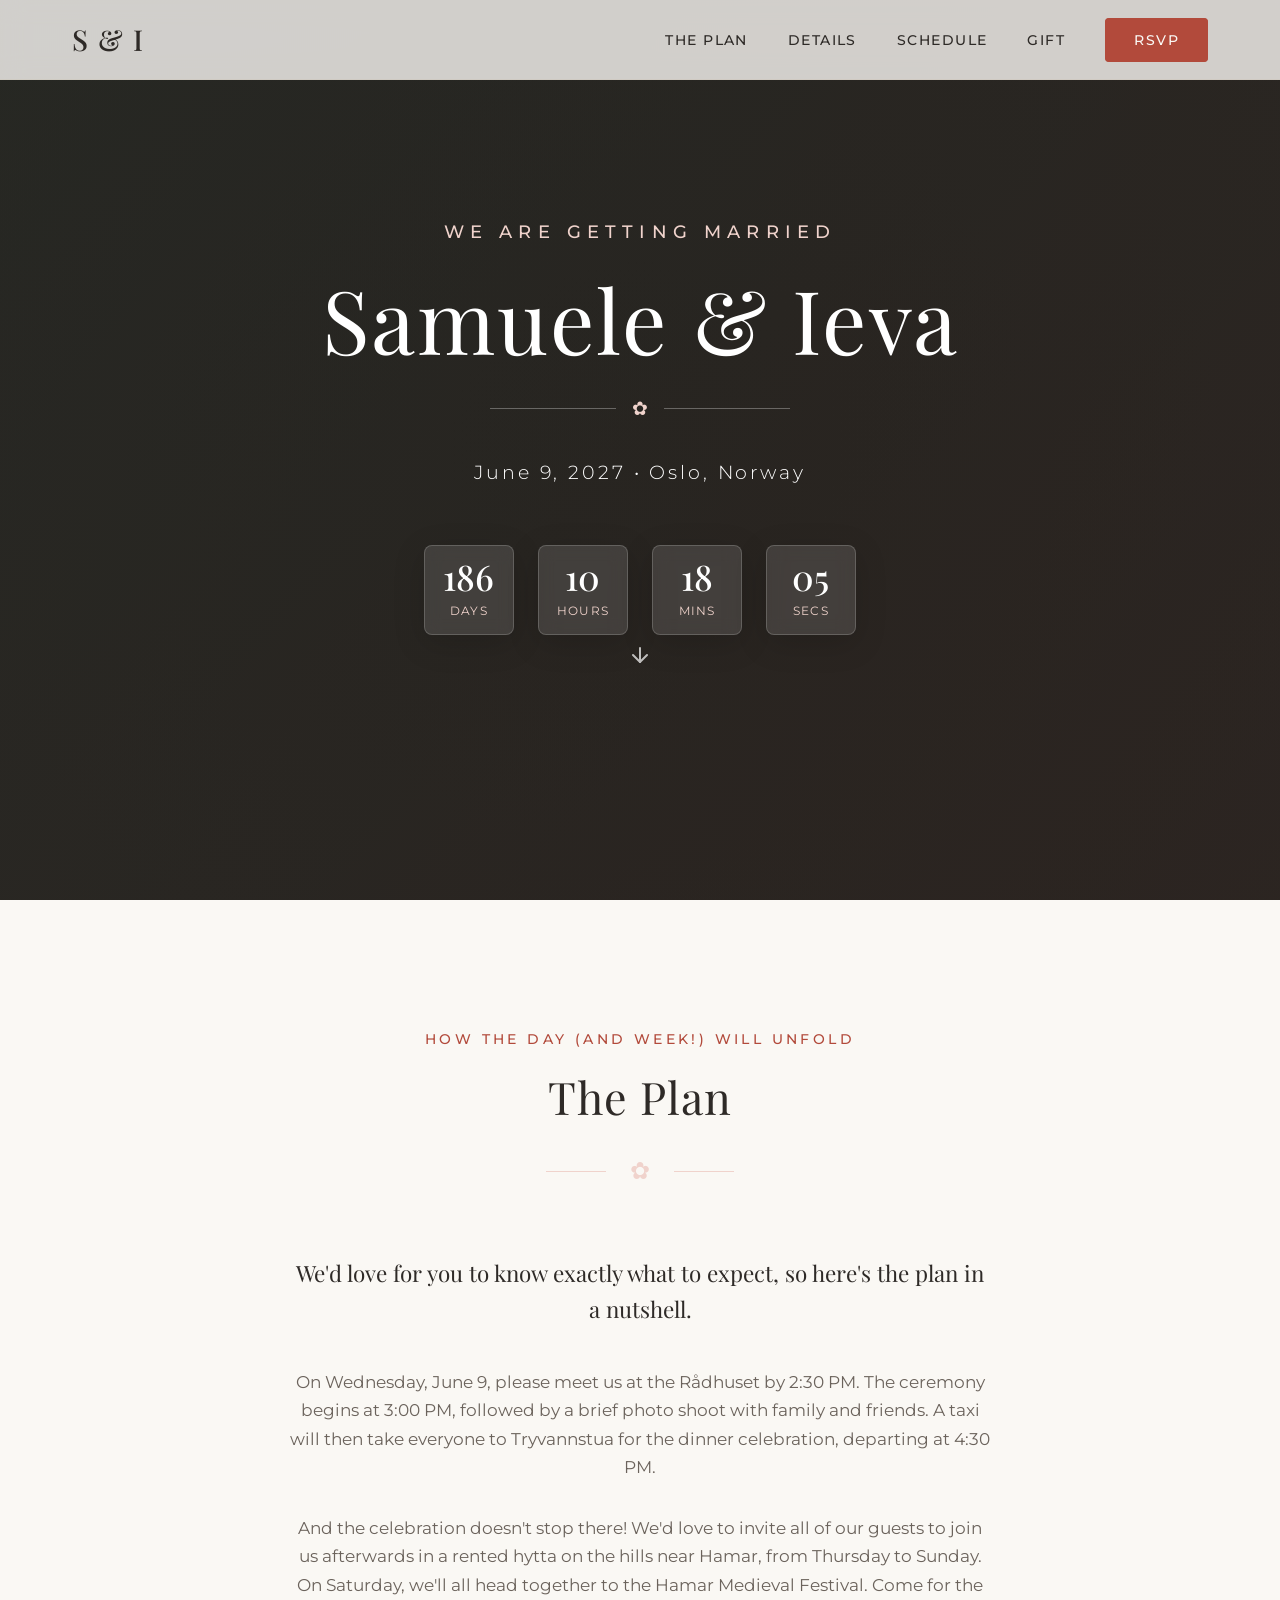
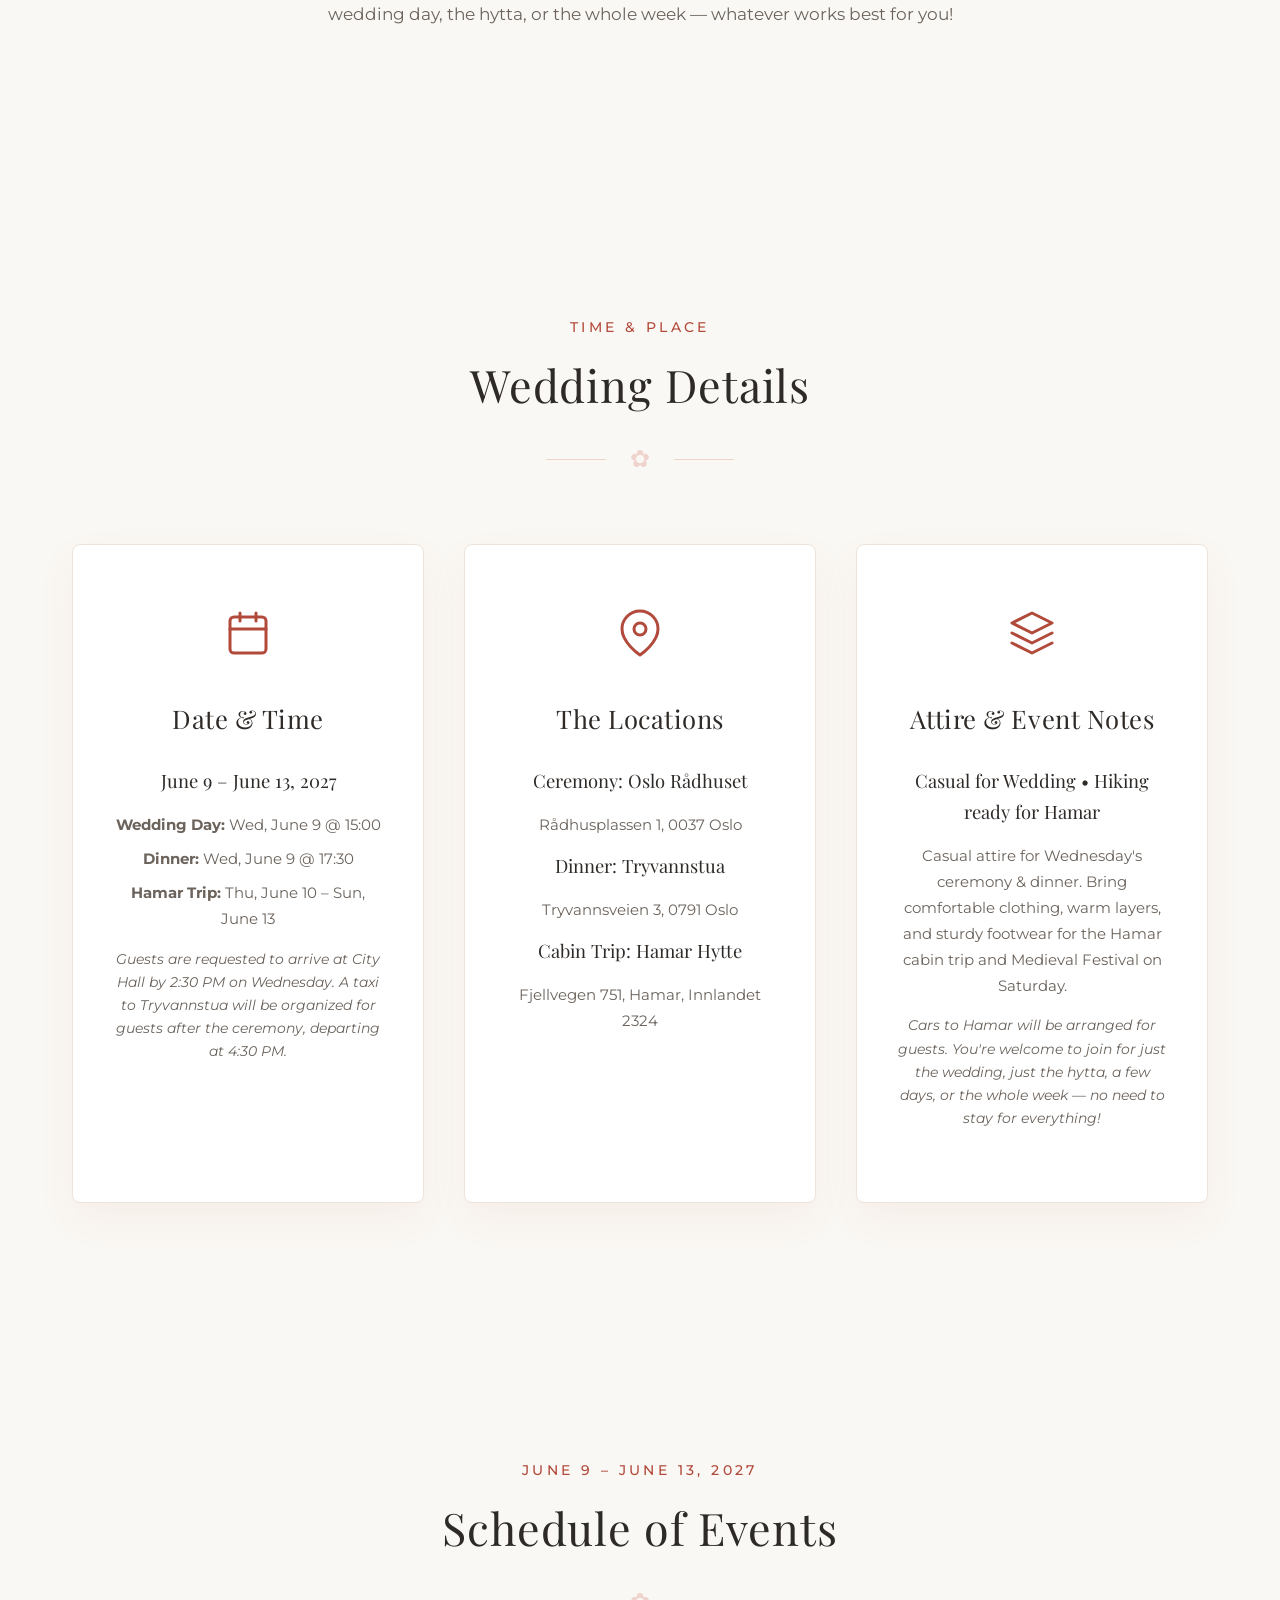
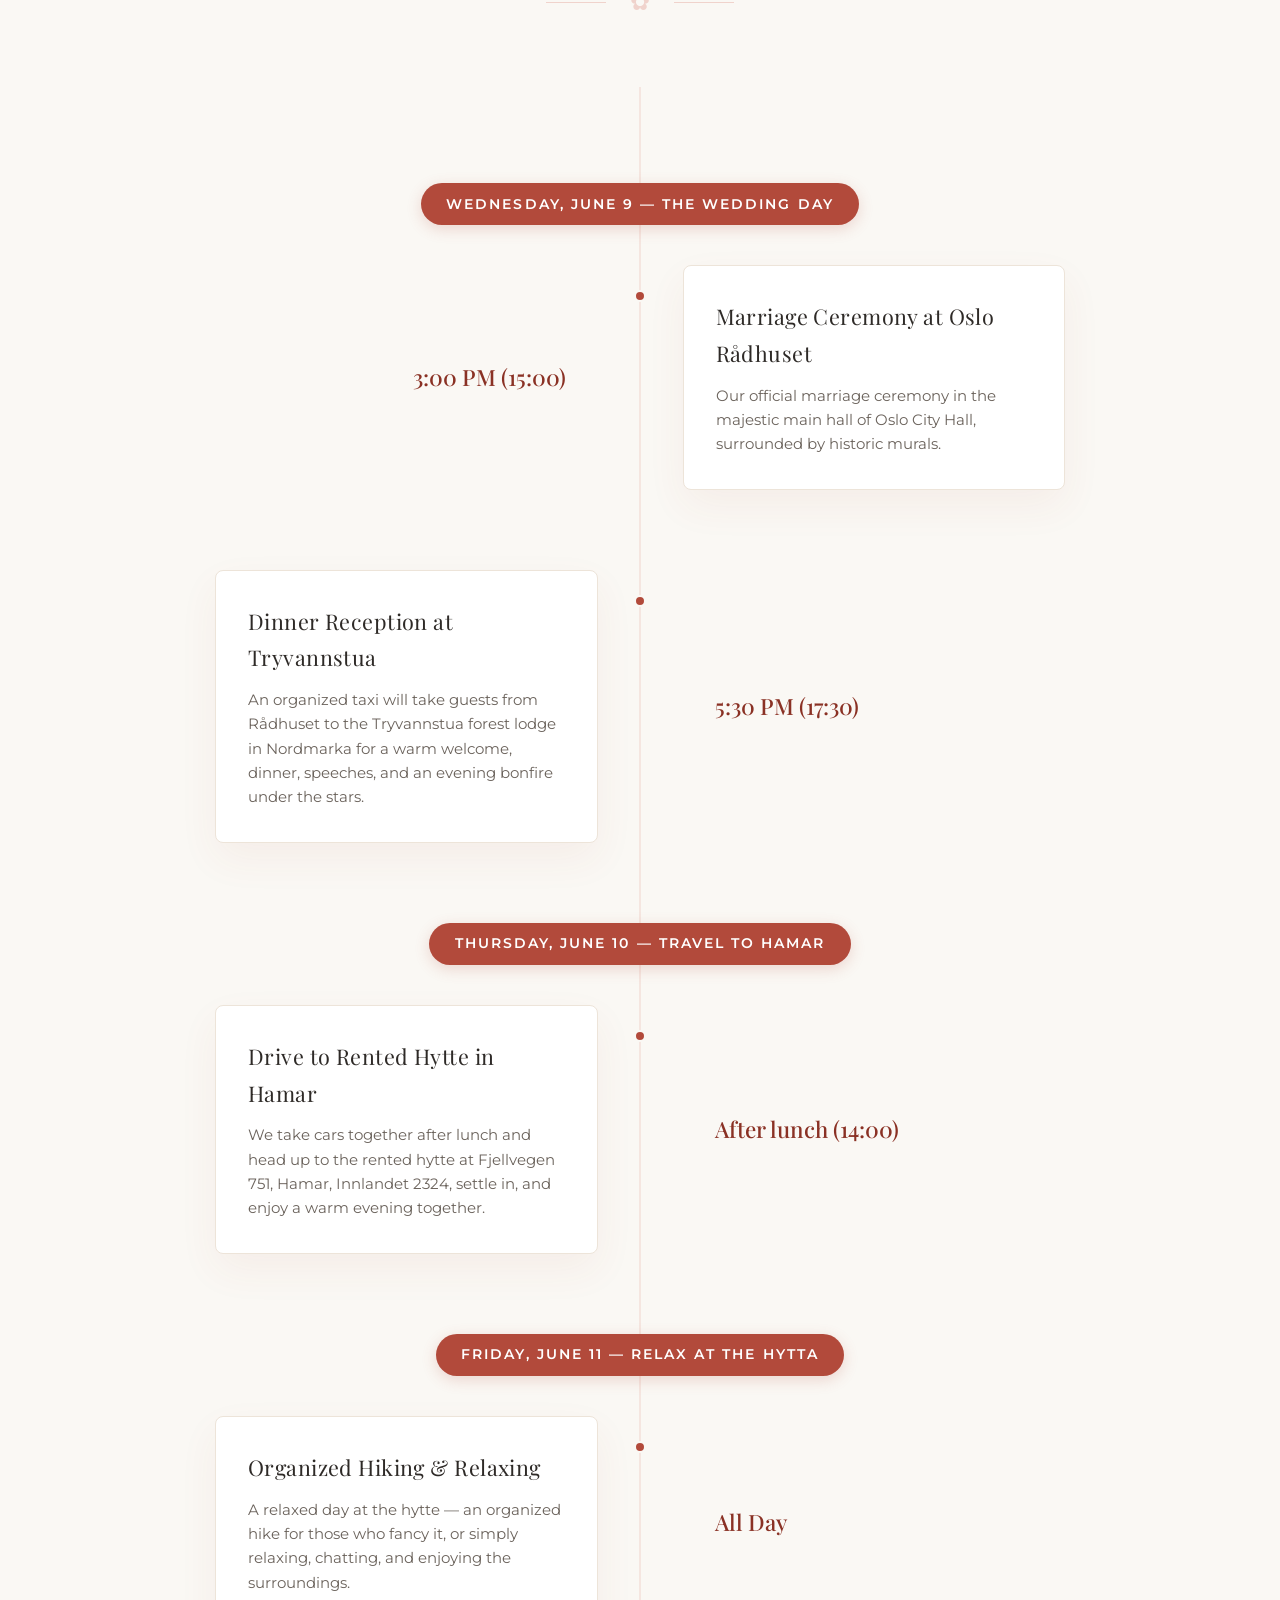
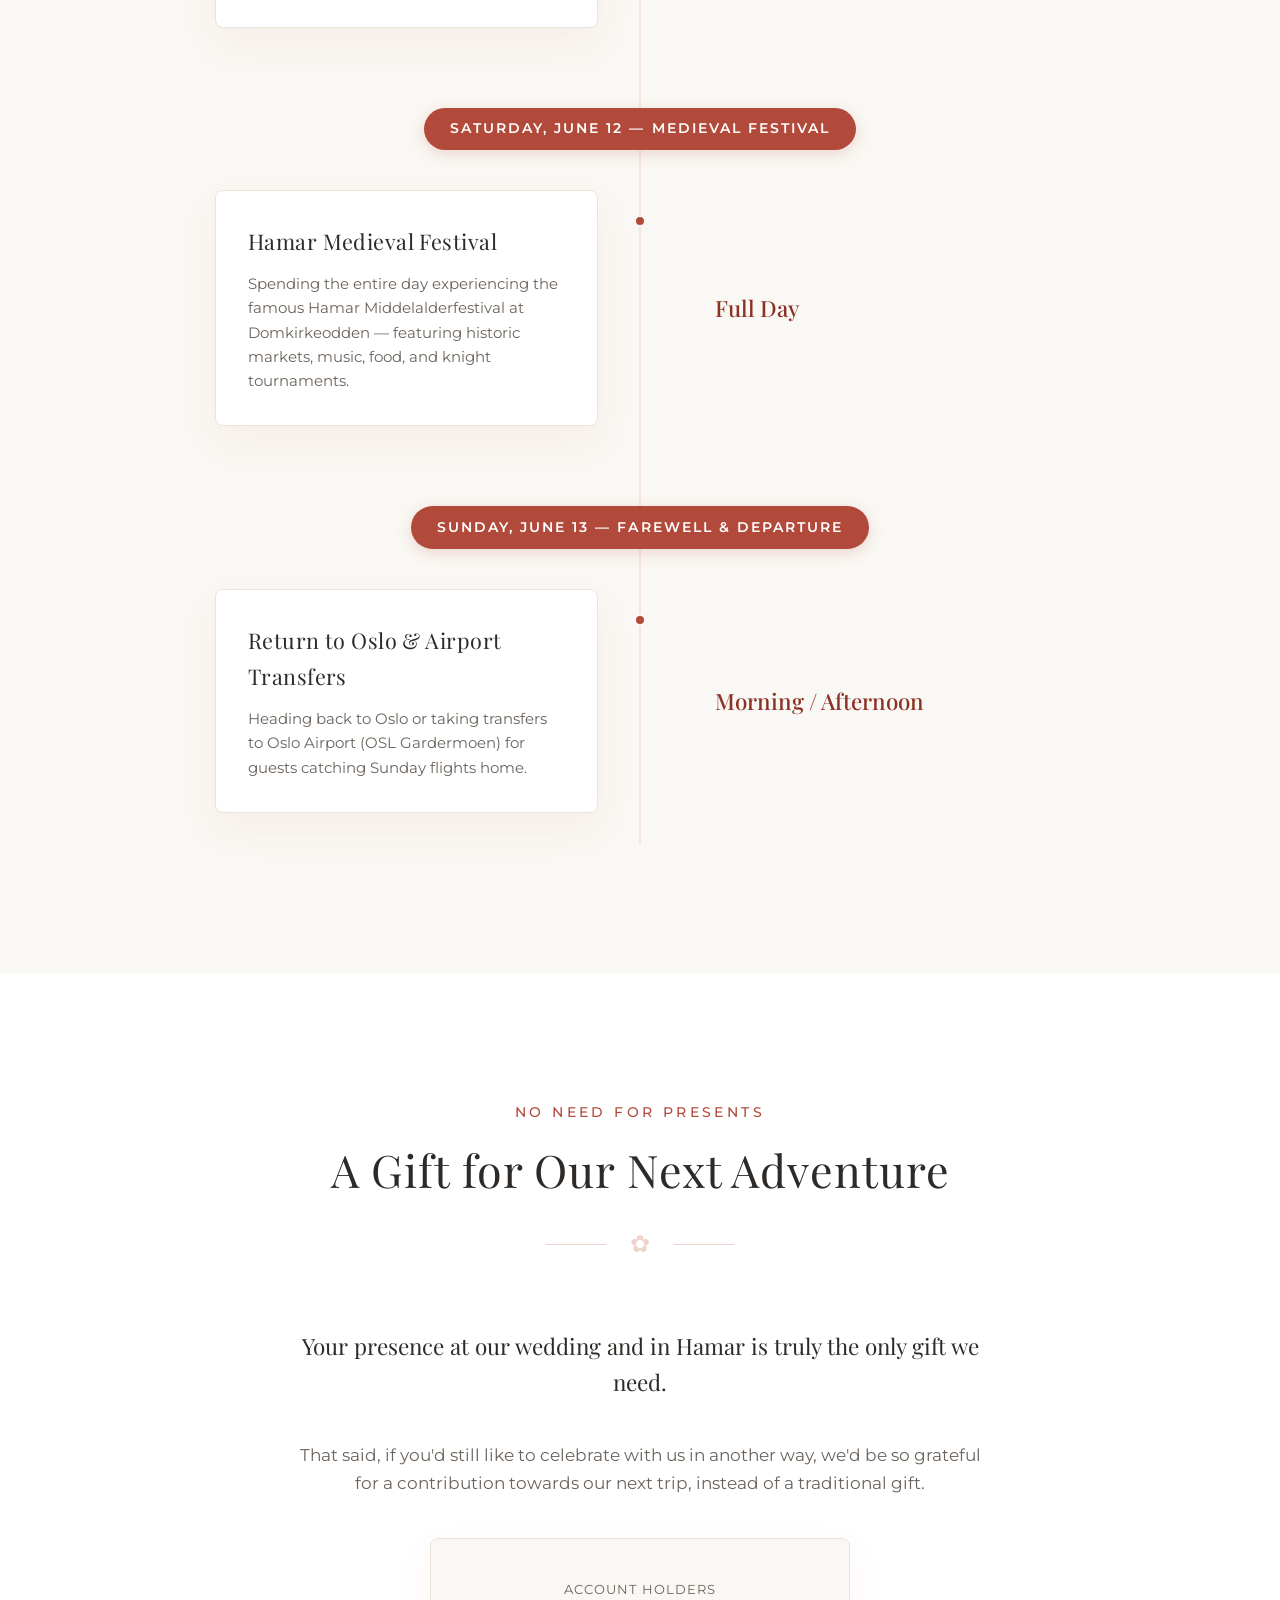
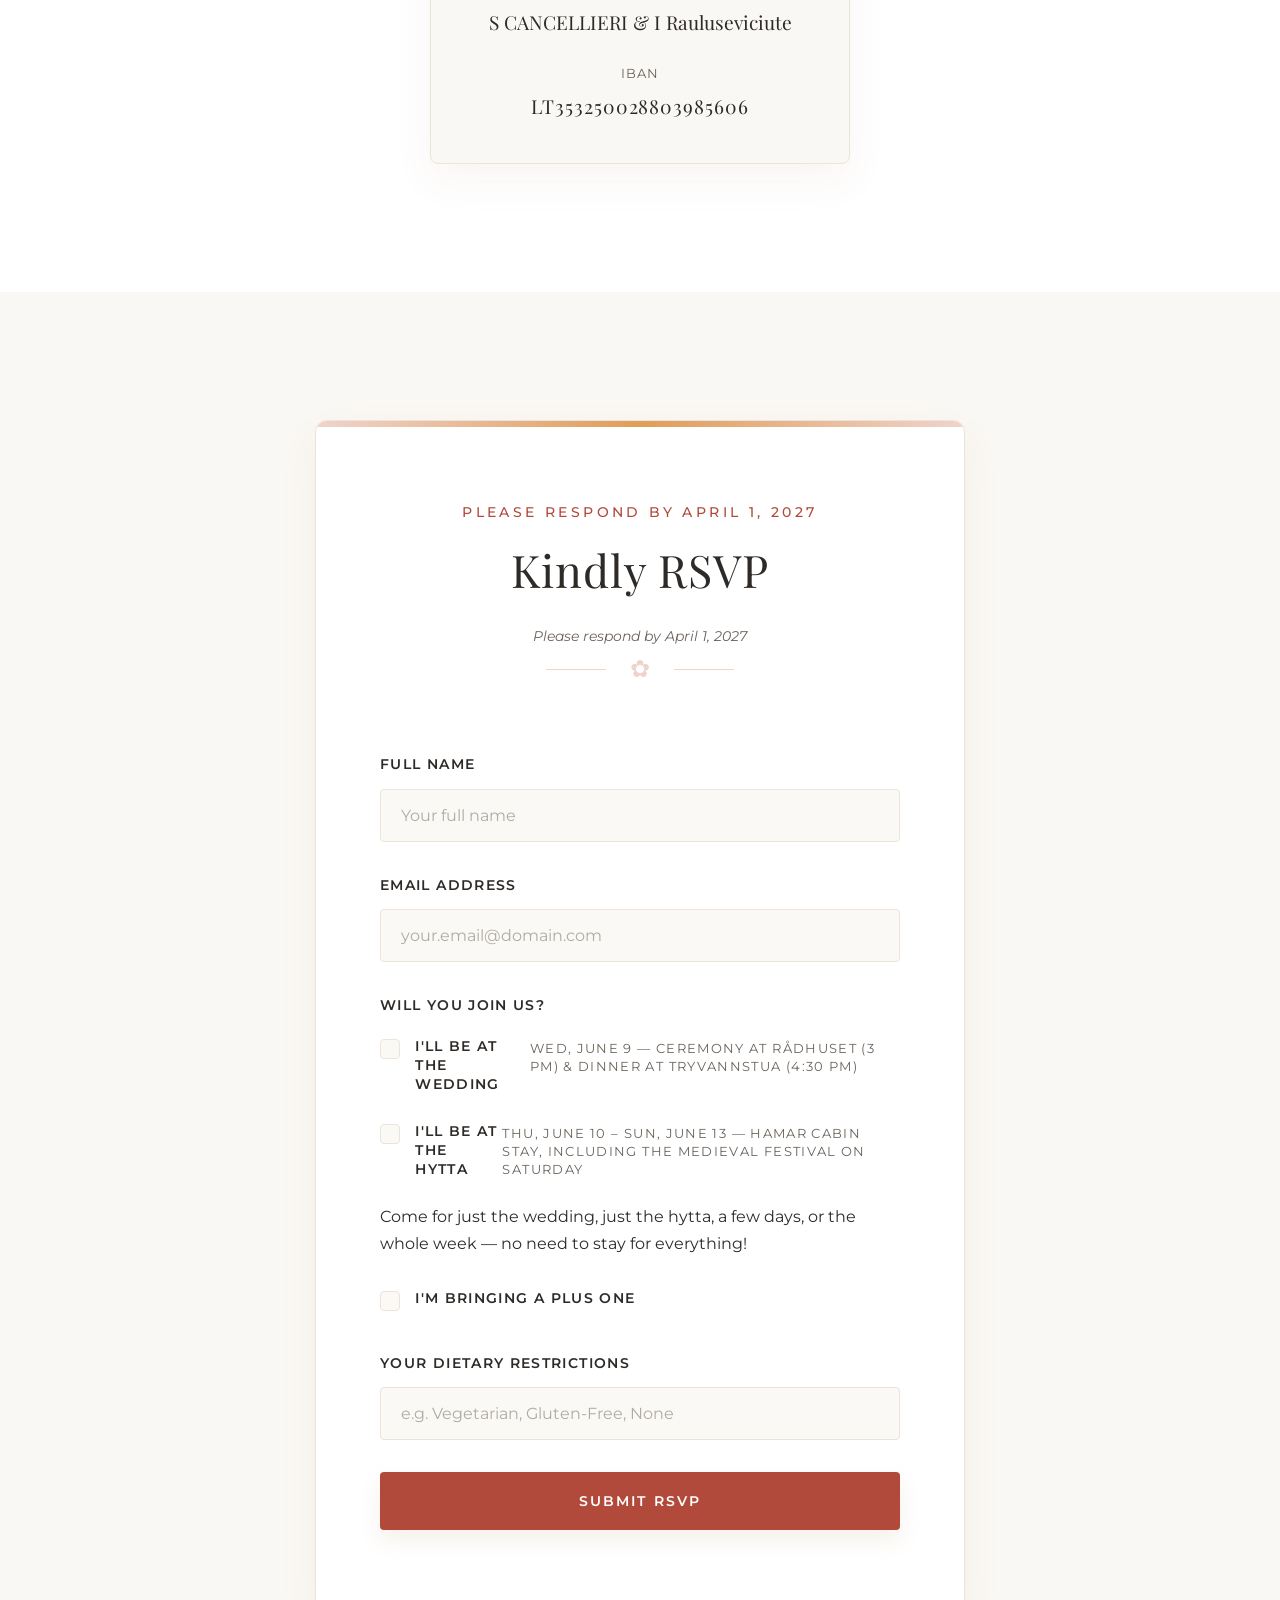
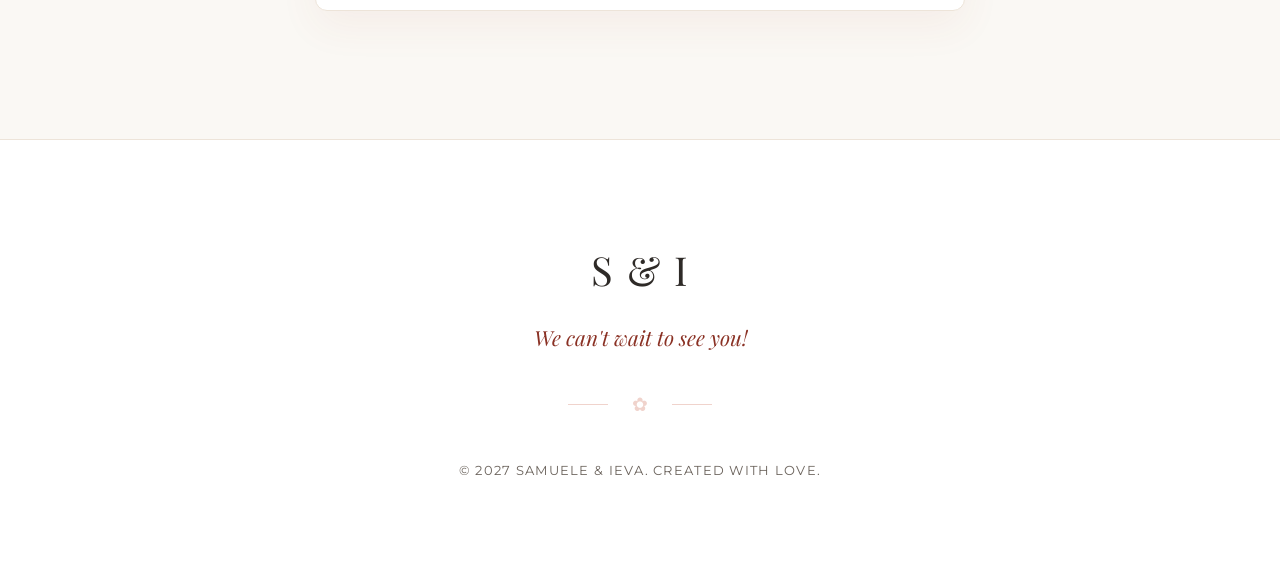
<file: src/index.html>
<!DOCTYPE html>
<html lang="en">

<head>
    <meta charset="UTF-8">
    <meta name="viewport" content="width=device-width, initial-scale=1.0">
    <meta name="description"
        content="Welcome to the wedding website of Samuele and Ieva. Find details about our ceremony at Oslo Rådhuset and cozy cabin dinner reception in the forest.">
    <title>Samuele & Ieva — Our Wedding</title>

    <!-- Google Fonts -->
    <link rel="preconnect" href="https://fonts.googleapis.com">
    <link rel="preconnect" href="https://fonts.gstatic.com" crossorigin>
    <link
        href="https://fonts.googleapis.com/css2?family=Montserrat:ital,wght@0,300..600;1,300..600&family=Playfair+Display:ital,wght@0,400..900;1,400..900&display=swap"
        rel="stylesheet">

    <!-- Stylesheets -->
    <link rel="stylesheet" href="styles.css">
</head>

<body>

    <!-- Header Navigation -->
    <header class="main-header" id="mainHeader">
        <div class="header-container">
            <a href="#hero" class="logo">S & I</a>
            <button class="nav-toggle" id="navToggle" aria-label="Toggle navigation">
                <span></span>
                <span></span>
                <span></span>
            </button>
            <nav class="nav-menu" id="navMenu">
                <ul>
                    <li><a href="#plan" class="nav-link">The Plan</a></li>
                    <li><a href="#details" class="nav-link">Details</a></li>
                    <li><a href="#schedule" class="nav-link">Schedule</a></li>
                    <li><a href="#gift" class="nav-link">Gift</a></li>
                    <li><a href="#rsvp" class="nav-link nav-btn">RSVP</a></li>
                </ul>
            </nav>
        </div>
    </header>

    <main>
        <!-- Hero Section -->
        <section id="hero" class="hero-section">
            <div class="hero-overlay"></div>
            <div class="hero-content">
                <p class="hero-subtitle">We Are Getting Married</p>
                <h1 class="hero-title">Samuele & Ieva</h1>
                <div class="divider">
                    <span class="line"></span>
                    <span class="leaf">✿</span>
                    <span class="line"></span>
                </div>
                <p class="hero-date">June 9, 2027 • Oslo, Norway</p>

                <!-- Countdown Timer -->
                <div class="countdown-container" id="countdown" data-date="2027-06-09T14:30:00">
                    <div class="countdown-box">
                        <span class="countdown-num" id="days">00</span>
                        <span class="countdown-label">Days</span>
                    </div>
                    <div class="countdown-box">
                        <span class="countdown-num" id="hours">00</span>
                        <span class="countdown-label">Hours</span>
                    </div>
                    <div class="countdown-box">
                        <span class="countdown-num" id="minutes">00</span>
                        <span class="countdown-label">Mins</span>
                    </div>
                    <div class="countdown-box">
                        <span class="countdown-num" id="seconds">00</span>
                        <span class="countdown-label">Secs</span>
                    </div>
                </div>

                <a href="#plan" class="scroll-down" aria-label="Scroll down">
                    <svg viewBox="0 0 24 24" fill="none" stroke="currentColor" stroke-width="2" stroke-linecap="round"
                        stroke-linejoin="round">
                        <line x1="12" y1="5" x2="12" y2="19"></line>
                        <polyline points="19 12 12 19 5 12"></polyline>
                    </svg>
                </a>
            </div>
        </section>

        <!-- The Plan Section -->
        <section id="plan" class="plan-section">
            <div class="container">
                <div class="section-header">
                    <span class="section-subtitle">How the Day (and Week!) Will Unfold</span>
                    <h2 class="section-title">The Plan</h2>
                    <div class="section-divider">✿</div>
                </div>

                <div class="plan-grid">
                    <div class="plan-text">
                        <p class="lead-text">We'd love for you to know exactly what to expect, so here's the plan in a
                            nutshell.</p>
                        <p>On Wednesday, June 9, please meet us at the Rådhuset by 2:30 PM. The ceremony begins at 3:00
                            PM, followed by a brief photo shoot with family and friends. A taxi will then take everyone
                            to Tryvannstua for the dinner celebration, departing at 4:30 PM.</p>
                        <p>And the celebration doesn't stop there! We'd love to invite all of our guests to join us
                            afterwards in a rented hytta on the hills near Hamar, from Thursday to Sunday. On Saturday,
                            we'll all head together to the Hamar Medieval Festival. Come for the wedding day, the hytta,
                            or the whole week — whatever works best for you!</p>
                    </div>
                </div>
            </div>
        </section>

        <!-- Details Section -->
        <section id="details" class="details-section">
            <div class="container">
                <div class="section-header">
                    <span class="section-subtitle">Time & Place</span>
                    <h2 class="section-title">Wedding Details</h2>
                    <div class="section-divider">✿</div>
                </div>

                <div class="details-grid">
                    <!-- Date & Time Card -->
                    <div class="details-card animate-on-scroll">
                        <div class="card-icon">
                            <svg viewBox="0 0 24 24" fill="none" stroke="currentColor" stroke-width="1.5"
                                stroke-linecap="round" stroke-linejoin="round">
                                <rect x="3" y="4" width="18" height="18" rx="2" ry="2"></rect>
                                <line x1="16" y1="2" x2="16" y2="6"></line>
                                <line x1="8" y1="2" x2="8" y2="6"></line>
                                <line x1="3" y1="10" x2="21" y2="10"></line>
                            </svg>
                        </div>
                        <h3>Date & Time</h3>
                        <p class="highlight-text">June 9 – June 13, 2027</p>
                        <p><strong>Wedding Day:</strong> Wed, June 9 @ 15:00</p>
                        <p><strong>Dinner:</strong> Wed, June 9 @ 17:30</p>
                        <p><strong>Hamar Trip:</strong> Thu, June 10 – Sun, June 13</p>
                        <p class="sub-detail">Guests are requested to arrive at City Hall by 2:30 PM on Wednesday. A
                            taxi to Tryvannstua will be organized for guests after the ceremony, departing at 4:30 PM.
                        </p>
                    </div>

                    <!-- Location Card -->
                    <div class="details-card animate-on-scroll">
                        <div class="card-icon">
                            <svg viewBox="0 0 24 24" fill="none" stroke="currentColor" stroke-width="1.5"
                                stroke-linecap="round" stroke-linejoin="round">
                                <path d="M21 10c0 7-9 13-9 13s-9-6-9-13a9 9 0 0 1 18 0z"></path>
                                <circle cx="12" cy="10" r="3"></circle>
                            </svg>
                        </div>
                        <h3>The Locations</h3>
                        <p class="highlight-text">Ceremony: Oslo Rådhuset</p>
                        <p>Rådhusplassen 1, 0037 Oslo</p>
                        <p class="highlight-text" style="margin-top: 0.75rem;">Dinner: Tryvannstua</p>
                        <p>Tryvannsveien 3, 0791 Oslo</p>
                        <p class="highlight-text" style="margin-top: 0.75rem;">Cabin Trip: Hamar Hytte</p>
                        <p>Fjellvegen 751, Hamar, Innlandet 2324</p>
                    </div>

                    <!-- Accommodations Card -->
                    <div class="details-card animate-on-scroll">
                        <div class="card-icon">
                            <svg viewBox="0 0 24 24" fill="none" stroke="currentColor" stroke-width="1.5"
                                stroke-linecap="round" stroke-linejoin="round">
                                <path d="M12 2L2 7l10 5 10-5-10-5zM2 17l10 5 10-5M2 12l10 5 10-5"></path>
                            </svg>
                        </div>
                        <h3>Attire & Event Notes</h3>
                        <p class="highlight-text">Casual for Wedding • Hiking ready for Hamar</p>
                        <p>Casual attire for Wednesday's ceremony & dinner. Bring comfortable clothing, warm layers, and
                            sturdy footwear for the Hamar cabin trip and Medieval Festival on Saturday.</p>
                        <p class="sub-detail">Cars to Hamar will be arranged for guests. You're welcome to join for just
                            the wedding, just the hytta, a few days, or the whole week — no need to stay for everything!
                        </p>
                    </div>
                </div>
            </div>
        </section>

        <!-- Schedule Section -->
        <section id="schedule" class="schedule-section">
            <div class="container">
                <div class="section-header">
                    <span class="section-subtitle">June 9 – June 13, 2027</span>
                    <h2 class="section-title">Schedule of Events</h2>
                    <div class="section-divider">✿</div>
                </div>

                <div class="timeline">
                    <!-- Timeline Line -->
                    <div class="timeline-line"></div>

                    <!-- DAY 1 -->
                    <div class="timeline-day-header">
                        <span class="day-badge">Wednesday, June 9 — The Wedding Day</span>
                    </div>

                    <div class="timeline-item animate-on-scroll">
                        <div class="timeline-dot"></div>
                        <div class="timeline-time">3:00 PM (15:00)</div>
                        <div class="timeline-content">
                            <h3>Marriage Ceremony at Oslo Rådhuset</h3>
                            <p>Our official marriage ceremony in the majestic main hall of Oslo City Hall, surrounded by
                                historic murals.</p>
                        </div>
                    </div>

                    <div class="timeline-item animate-on-scroll">
                        <div class="timeline-dot"></div>
                        <div class="timeline-time">5:30 PM (17:30)</div>
                        <div class="timeline-content">
                            <h3>Dinner Reception at Tryvannstua</h3>
                            <p>An organized taxi will take guests from Rådhuset to the Tryvannstua forest lodge in
                                Nordmarka for a warm welcome, dinner, speeches, and an evening bonfire under the stars.
                            </p>
                        </div>
                    </div>

                    <!-- DAY 2 -->
                    <div class="timeline-day-header">
                        <span class="day-badge">Thursday, June 10 — Travel to Hamar</span>
                    </div>

                    <div class="timeline-item animate-on-scroll">
                        <div class="timeline-dot"></div>
                        <div class="timeline-time">After lunch (14:00)</div>
                        <div class="timeline-content">
                            <h3>Drive to Rented Hytte in Hamar</h3>
                            <p>We take cars together after lunch and head up to the rented hytte at Fjellvegen 751,
                                Hamar, Innlandet 2324, settle in, and enjoy a warm evening together.</p>
                        </div>
                    </div>

                    <!-- DAY 3 -->
                    <div class="timeline-day-header">
                        <span class="day-badge">Friday, June 11 — Relax at the Hytta</span>
                    </div>

                    <div class="timeline-item animate-on-scroll">
                        <div class="timeline-dot"></div>
                        <div class="timeline-time">All Day</div>
                        <div class="timeline-content">
                            <h3>Organized Hiking & Relaxing</h3>
                            <p>A relaxed day at the hytte — an organized hike for those who fancy it, or simply
                                relaxing, chatting, and enjoying the surroundings.</p>
                        </div>
                    </div>

                    <!-- DAY 4 -->
                    <div class="timeline-day-header">
                        <span class="day-badge">Saturday, June 12 — Medieval Festival</span>
                    </div>

                    <div class="timeline-item animate-on-scroll">
                        <div class="timeline-dot"></div>
                        <div class="timeline-time">Full Day</div>
                        <div class="timeline-content">
                            <h3>Hamar Medieval Festival</h3>
                            <p>Spending the entire day experiencing the famous Hamar Middelalderfestival at
                                Domkirkeodden — featuring historic markets, music, food, and knight tournaments.</p>
                        </div>
                    </div>

                    <!-- DAY 5 -->
                    <div class="timeline-day-header">
                        <span class="day-badge">Sunday, June 13 — Farewell & Departure</span>
                    </div>

                    <div class="timeline-item animate-on-scroll">
                        <div class="timeline-dot"></div>
                        <div class="timeline-time">Morning / Afternoon</div>
                        <div class="timeline-content">
                            <h3>Return to Oslo & Airport Transfers</h3>
                            <p>Heading back to Oslo or taking transfers to Oslo Airport (OSL Gardermoen) for guests
                                catching Sunday flights home.</p>
                        </div>
                    </div>
                </div>
            </div>
        </section>

        <!-- Gift Section -->
        <section id="gift" class="gift-section">
            <div class="container">
                <div class="section-header">
                    <span class="section-subtitle">No Need for Presents</span>
                    <h2 class="section-title">A Gift for Our Next Adventure</h2>
                    <div class="section-divider">✿</div>
                </div>

                <div class="plan-grid">
                    <div class="plan-text">
                        <p class="lead-text">Your presence at our wedding and in Hamar is truly the only gift we need.
                        </p>
                        <p>That said, if you'd still like to celebrate with us in another way, we'd be so grateful for a
                            contribution towards our next trip, instead of a traditional gift.</p>
                    </div>
                    <div class="gift-box">
                        <p class="gift-label">Account Holders</p>
                        <p class="gift-value">S CANCELLIERI & I Rauluseviciute</p>
                        <p class="gift-label">IBAN</p>
                        <!-- TODO: replace with the real IBAN before publishing -->
                        <p class="gift-value gift-iban">LT353250028803985606</p>
                    </div>
                </div>
            </div>
        </section>

        <!-- RSVP Section -->
        <section id="rsvp" class="rsvp-section">
            <div class="container">
                <div class="rsvp-wrapper">
                    <div class="section-header">
                        <span class="section-subtitle">Please respond by April 1, 2027</span>
                        <h2 class="section-title">Kindly RSVP</h2>
                        <p class="rsvp-deadline">Please respond by April 1, 2027</p>
                        <div class="section-divider">✿</div>
                    </div>

                    <!-- RSVP Form -->
                    <form id="rsvpForm" class="rsvp-form">
                        <div class="form-row">
                            <div class="form-group">
                                <label for="guestName">Full Name</label>
                                <input type="text" id="guestName" name="name" required placeholder="Your full name">
                            </div>
                        </div>

                        <div class="form-row">
                            <div class="form-group">
                                <label for="guestEmail">Email Address</label>
                                <input type="email" id="guestEmail" name="email" required
                                    placeholder="your.email@domain.com">
                            </div>
                        </div>

                        <div class="form-row">
                            <div class="form-group">
                                <label>Will you join us?</label>
                                <div class="checkbox-group">
                                    <label class="checkbox-label">
                                        <input type="checkbox" name="attend_wedding" id="attendWedding" value="Wedding">
                                        <span class="custom-checkbox"></span>
                                        I'll be at the Wedding
                                        <span class="event-subtitle-note">Wed, June 9 — Ceremony at Rådhuset (3 PM) &
                                            Dinner at Tryvannstua (4:30 PM)</span>
                                    </label>
                                    <label class="checkbox-label">
                                        <input type="checkbox" name="attend_hytta" id="attendHytta" value="Hytta">
                                        <span class="custom-checkbox"></span>
                                        I'll be at the Hytta
                                        <span class="event-subtitle-note">Thu, June 10 – Sun, June 13 — Hamar cabin
                                            stay, including the Medieval Festival on Saturday</span>
                                    </label>
                                </div>
                                <p class="sub-detail" style="margin-top: 0.75rem;">Come for just the wedding, just the
                                    hytta, a few days, or the whole week — no need to stay for everything!</p>
                            </div>
                        </div>

                        <div class="form-row">
                            <div class="form-group">
                                <label class="checkbox-label" for="plusOne" style="padding-left: 2.2rem;">
                                    <input type="checkbox" name="plus_one" id="plusOne">
                                    <span class="custom-checkbox"></span>
                                    I'm bringing a plus one
                                </label>
                            </div>
                        </div>

                        <div id="plusOneDetails" class="form-details-transition">
                            <div class="form-row">
                                <div class="form-group">
                                    <label for="plusOneName">Plus-one's Full Name</label>
                                    <input type="text" id="plusOneName" name="plus_one_name"
                                        placeholder="Their full name">
                                </div>
                            </div>
                            <div class="form-row">
                                <div class="form-group">
                                    <label for="plusOneDietary">Plus-one's Dietary Restrictions</label>
                                    <input type="text" id="plusOneDietary" name="plus_one_dietary"
                                        placeholder="e.g. Vegetarian, Gluten-Free, None">
                                </div>
                            </div>
                        </div>

                        <div class="form-row">
                            <div class="form-group">
                                <label for="dietary">Your Dietary Restrictions</label>
                                <input type="text" id="dietary" name="dietary"
                                    placeholder="e.g. Vegetarian, Gluten-Free, None">
                            </div>
                        </div>

                        <button type="submit" class="btn btn-submit" id="submitBtn">
                            <span class="btn-text">Submit RSVP</span>
                            <span class="btn-spinner"></span>
                        </button>
                    </form>

                    <!-- Success Message (hidden by default) -->
                    <div id="rsvpSuccess" class="rsvp-success-message hidden">
                        <div class="success-icon">✿</div>
                        <h3>Thank You!</h3>
                        <p id="successText">Your response has been saved. We can't wait to celebrate with you!</p>
                        <button type="button" class="btn btn-secondary" id="resetRsvp">Update Response</button>
                    </div>
                </div>
            </div>
        </section>
    </main>

    <!-- Footer -->
    <footer class="main-footer">
        <div class="container">
            <h2 class="footer-title">S & I</h2>
            <p class="footer-tagline">We can't wait to see you!</p>
            <div class="footer-divider">✿</div>
            <p class="footer-copyright">&copy; 2027 Samuele & Ieva. Created with love.</p>
        </div>
    </footer>

    <!-- JavaScript -->
    <script src="script.js"></script>
</body>

</html>
</file>
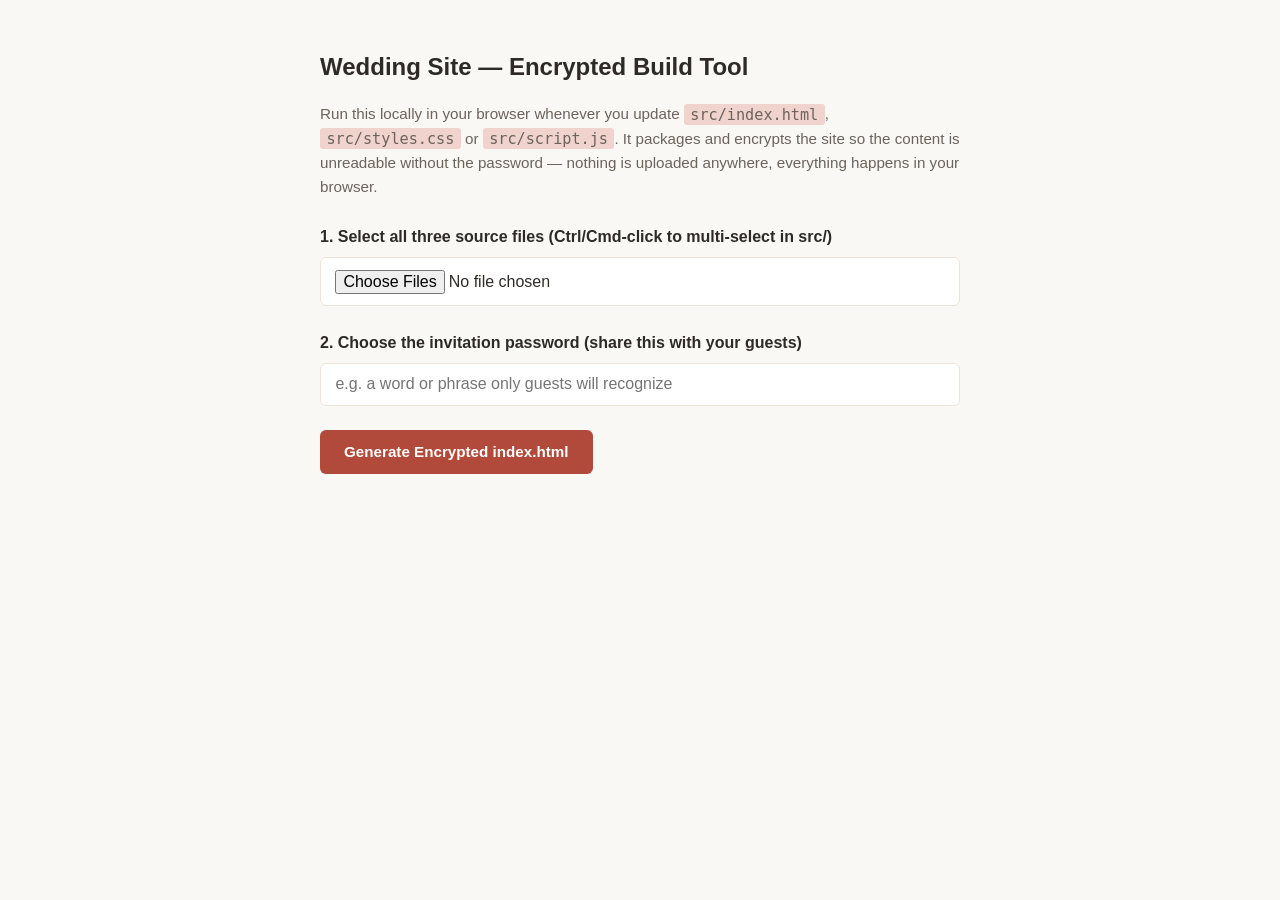
<file: tools/encrypt-site.html>
<!DOCTYPE html>
<html lang="en">
<head>
<meta charset="UTF-8">
<title>Wedding Site — Build Encrypted Page</title>
<meta name="viewport" content="width=device-width, initial-scale=1.0">
<style>
    body {
        font-family: -apple-system, BlinkMacSystemFont, "Segoe UI", Roboto, sans-serif;
        background: #faf8f4;
        color: #2e2a27;
        max-width: 640px;
        margin: 3rem auto;
        padding: 0 1.5rem 3rem;
        line-height: 1.6;
    }
    h1 { font-size: 1.5rem; }
    p.help { color: #6b635c; font-size: 0.95rem; }
    label { display: block; font-weight: 600; margin: 1.5rem 0 0.5rem; }
    input[type="file"], input[type="password"], input[type="text"] {
        width: 100%; padding: 0.7rem 0.9rem; border: 1px solid #ede4d9; border-radius: 6px;
        font-size: 1rem; box-sizing: border-box; background: #fff;
    }
    button {
        margin-top: 1.5rem; padding: 0.85rem 1.5rem; border: none; border-radius: 6px;
        background: #b24a3b; color: #fff; font-weight: 600; font-size: 0.95rem; cursor: pointer;
    }
    button:hover { background: #8a3124; }
    button:disabled { opacity: 0.5; cursor: default; }
    #status { margin-top: 1.25rem; font-size: 0.95rem; white-space: pre-wrap; }
    #status.error { color: #b24a3b; }
    #status.success { color: #345e45; }
    #downloadLink {
        display: none; margin-top: 1rem; padding: 0.85rem 1.5rem; border-radius: 6px;
        background: #345e45; color: #fff; text-decoration: none; font-weight: 600; text-align: center;
    }
    code { background: #f0d3cc; padding: 0.1rem 0.4rem; border-radius: 3px; }
</style>
</head>
<body>
    <h1>Wedding Site — Encrypted Build Tool</h1>
    <p class="help">
        Run this locally in your browser whenever you update <code>src/index.html</code>,
        <code>src/styles.css</code> or <code>src/script.js</code>. It packages and encrypts the
        site so the content is unreadable without the password &mdash; nothing is uploaded anywhere,
        everything happens in your browser.
    </p>

    <label for="filePicker">1. Select all three source files (Ctrl/Cmd-click to multi-select in src/)</label>
    <input type="file" id="filePicker" multiple accept=".html,.css,.js">

    <label for="password">2. Choose the invitation password (share this with your guests)</label>
    <input type="password" id="password" placeholder="e.g. a word or phrase only guests will recognize" autocomplete="off">

    <button id="generateBtn">Generate Encrypted index.html</button>
    <a id="downloadLink" download="index.html">Download index.html</a>

    <div id="status"></div>

<script>
(function () {
    const PBKDF2_ITERATIONS = 250000;
    const filePicker = document.getElementById('filePicker');
    const passwordInput = document.getElementById('password');
    const generateBtn = document.getElementById('generateBtn');
    const downloadLink = document.getElementById('downloadLink');
    const statusEl = document.getElementById('status');

    function setStatus(message, kind) {
        statusEl.textContent = message;
        statusEl.className = kind || '';
    }

    function readFileAsText(file) {
        return new Promise((resolve, reject) => {
            const reader = new FileReader();
            reader.onload = () => resolve(reader.result);
            reader.onerror = () => reject(reader.error);
            reader.readAsText(file);
        });
    }

    function bufToB64(buf) {
        let binary = '';
        const bytes = new Uint8Array(buf);
        for (let i = 0; i < bytes.length; i++) binary += String.fromCharCode(bytes[i]);
        return btoa(binary);
    }

    async function encryptHtml(plainHtml, password) {
        const salt = crypto.getRandomValues(new Uint8Array(16));
        const iv = crypto.getRandomValues(new Uint8Array(12));
        const enc = new TextEncoder();

        const keyMaterial = await crypto.subtle.importKey('raw', enc.encode(password), 'PBKDF2', false, ['deriveKey']);
        const key = await crypto.subtle.deriveKey(
            { name: 'PBKDF2', salt, iterations: PBKDF2_ITERATIONS, hash: 'SHA-256' },
            keyMaterial,
            { name: 'AES-GCM', length: 256 },
            false,
            ['encrypt']
        );

        const ciphertext = await crypto.subtle.encrypt({ name: 'AES-GCM', iv }, key, enc.encode(plainHtml));

        return {
            salt: bufToB64(salt),
            iv: bufToB64(iv),
            data: bufToB64(ciphertext)
        };
    }

    function buildLoaderHtml({ salt, iv, data }) {
        return `<!DOCTYPE html>
<html lang="en">
<head>
<meta charset="UTF-8">
<meta name="viewport" content="width=device-width, initial-scale=1.0">
<title>Samuele &amp; Ieva — Our Wedding</title>
<link rel="preconnect" href="https://fonts.googleapis.com">
<link rel="preconnect" href="https://fonts.gstatic.com" crossorigin>
<link href="https://fonts.googleapis.com/css2?family=Montserrat:ital,wght@0,300..600;1,300..600&family=Playfair+Display:ital,wght@0,400..900;1,400..900&display=swap" rel="stylesheet">
<style>
  :root {
    --primary: #b24a3b;
    --primary-light: #f0d3cc;
    --bg-light: #faf8f4;
    --text-dark: #2e2a27;
    --text-muted: #6b635c;
    --border-color: #ede4d9;
    --font-serif: 'Playfair Display', Georgia, serif;
    --font-sans: 'Montserrat', -apple-system, BlinkMacSystemFont, "Segoe UI", Roboto, sans-serif;
  }
  * { box-sizing: border-box; }
  body {
    margin: 0;
    min-height: 100vh;
    display: flex;
    align-items: center;
    justify-content: center;
    background-color: var(--bg-light);
    font-family: var(--font-sans);
    color: var(--text-dark);
    padding: 1.5rem;
  }
  .lock-card {
    width: 100%;
    max-width: 400px;
    background: #ffffff;
    border: 1px solid var(--border-color);
    border-radius: 12px;
    padding: 3rem 2.25rem;
    text-align: center;
    box-shadow: 0 16px 40px rgba(178, 74, 59, 0.08);
  }
  .lock-icon { font-size: 1.8rem; margin-bottom: 1rem; color: var(--primary-light); }
  .lock-card h1 {
    font-family: var(--font-serif);
    font-weight: 400;
    font-size: 1.9rem;
    margin: 0 0 0.5rem;
  }
  .lock-card p.sub {
    color: var(--text-muted);
    font-size: 0.95rem;
    margin: 0 0 2rem;
  }
  .lock-card input[type="password"] {
    width: 100%;
    padding: 0.9rem 1rem;
    border: 1px solid var(--border-color);
    border-radius: 6px;
    font-size: 1rem;
    font-family: var(--font-sans);
    outline: none;
    margin-bottom: 1.25rem;
  }
  .lock-card input[type="password"]:focus {
    border-color: var(--primary);
    box-shadow: 0 0 0 4px rgba(178, 74, 59, 0.1);
  }
  .lock-card button {
    width: 100%;
    padding: 0.9rem 1rem;
    border: none;
    border-radius: 6px;
    background-color: var(--primary);
    color: #fff;
    font-family: var(--font-sans);
    font-weight: 600;
    letter-spacing: 0.05em;
    text-transform: uppercase;
    font-size: 0.85rem;
    cursor: pointer;
    transition: background-color 0.3s ease;
  }
  .lock-card button:hover { background-color: #8a3124; }
  .lock-card button:disabled { opacity: 0.6; cursor: default; }
  .lock-error {
    display: none;
    color: var(--primary);
    font-size: 0.85rem;
    margin-top: 1rem;
  }
</style>
</head>
<body>
  <div class="lock-card">
    <div class="lock-icon">&#10047;</div>
    <h1>Samuele &amp; Ieva</h1>
    <p class="sub">Enter the password from your invitation to view our wedding details.</p>
    <form id="unlockForm" autocomplete="off">
      <input type="password" id="sitePassword" placeholder="Password" required autofocus>
      <button type="submit" id="unlockBtn">View Invitation</button>
      <p class="lock-error" id="lockError">Incorrect password. Please try again.</p>
    </form>
  </div>
<script>
(function () {
  var SALT = "${salt}";
  var IV = "${iv}";
  var DATA = "${data}";
  var ITERATIONS = ${PBKDF2_ITERATIONS};

  function b64ToBuf(b64) {
    var bin = atob(b64);
    var buf = new Uint8Array(bin.length);
    for (var i = 0; i < bin.length; i++) buf[i] = bin.charCodeAt(i);
    return buf;
  }

  function decryptSite(password) {
    var enc = new TextEncoder();
    return crypto.subtle.importKey('raw', enc.encode(password), 'PBKDF2', false, ['deriveKey'])
      .then(function (keyMaterial) {
        return crypto.subtle.deriveKey(
          { name: 'PBKDF2', salt: b64ToBuf(SALT), iterations: ITERATIONS, hash: 'SHA-256' },
          keyMaterial,
          { name: 'AES-GCM', length: 256 },
          false,
          ['decrypt']
        );
      })
      .then(function (key) {
        return crypto.subtle.decrypt({ name: 'AES-GCM', iv: b64ToBuf(IV) }, key, b64ToBuf(DATA));
      })
      .then(function (plainBuf) {
        return new TextDecoder().decode(plainBuf);
      });
  }

  var cached = sessionStorage.getItem('weddingSiteContent');
  if (cached) {
    document.open();
    document.write(cached);
    document.close();
  }

  var form = document.getElementById('unlockForm');
  var errorEl = document.getElementById('lockError');
  var btn = document.getElementById('unlockBtn');

  form.addEventListener('submit', function (e) {
    e.preventDefault();
    var password = document.getElementById('sitePassword').value;
    errorEl.style.display = 'none';
    btn.disabled = true;
    btn.textContent = 'Checking...';
    decryptSite(password).then(function (html) {
      sessionStorage.setItem('weddingSiteContent', html);
      document.open();
      document.write(html);
      document.close();
    }).catch(function () {
      errorEl.style.display = 'block';
      btn.disabled = false;
      btn.textContent = 'View Invitation';
    });
  });
})();
<\/script>
</body>
</html>
`;
    }

    generateBtn.addEventListener('click', async function () {
        try {
            downloadLink.style.display = 'none';
            const files = Array.from(filePicker.files || []);
            if (files.length !== 3) {
                setStatus('Please select exactly 3 files: index.html, styles.css and script.js from the src/ folder.', 'error');
                return;
            }
            const password = passwordInput.value;
            if (!password || password.length < 4) {
                setStatus('Please choose a password with at least 4 characters.', 'error');
                return;
            }

            const byName = {};
            files.forEach(f => { byName[f.name.toLowerCase()] = f; });
            if (!byName['index.html'] || !byName['styles.css'] || !byName['script.js']) {
                setStatus('Could not find index.html, styles.css and script.js among the selected files. Please re-select the 3 files from src/.', 'error');
                return;
            }

            generateBtn.disabled = true;
            setStatus('Reading source files...');

            const [htmlSrc, cssSrc, jsSrc] = await Promise.all([
                readFileAsText(byName['index.html']),
                readFileAsText(byName['styles.css']),
                readFileAsText(byName['script.js'])
            ]);

            let combinedHtml = htmlSrc
                .replace('<link rel="stylesheet" href="styles.css">', `<style>\n${cssSrc}\n</style>`)
                .replace('<script src="script.js"><' + '/script>', `<script>\n${jsSrc}\n<\/script>`);

            setStatus('Encrypting content...');
            const encrypted = await encryptHtml(combinedHtml, password);
            const loaderHtml = buildLoaderHtml(encrypted);

            const blob = new Blob([loaderHtml], { type: 'text/html' });
            const url = URL.createObjectURL(blob);
            downloadLink.href = url;
            downloadLink.style.display = 'block';

            setStatus('Done! Click "Download index.html" below, then replace the index.html at the root of your project with this file and commit/push it.', 'success');
        } catch (err) {
            setStatus('Something went wrong: ' + err.message, 'error');
        } finally {
            generateBtn.disabled = false;
        }
    });
})();
</script>
</body>
</html>
</file>
<file: src/styles.css>
/* ==========================================================================
   DESIGN SYSTEM & VARIABLES
   ========================================================================== */
:root {
    /* Color Palette */
    --primary: #b24a3b;       /* Oslo City Hall Brick Red */
    --primary-light: #f0d3cc; /* Soft Rose Terracotta Tint */
    --primary-dark: #8a3124;  /* Deep Crimson Brick Red */
    --accent-blush: #e09d58;  /* Cozy Cabin Fire Amber */
    --accent-sage: #345e45;   /* Deep Norwegian Spruce Green */
    --bg-light: #faf8f4;       /* Warm Creamy Ivory */
    --bg-card: #ffffff;        /* Pure white for depth */
    --text-dark: #2e2a27;      /* Warm Charcoal */
    --text-muted: #6b635c;     /* Muted Earthy Brown */
    --border-color: #ede4d9;   /* Soft Birch Bark White */

    /* Typography */
    --font-serif: 'Playfair Display', Georgia, serif;
    --font-sans: 'Montserrat', -apple-system, BlinkMacSystemFont, "Segoe UI", Roboto, sans-serif;

    /* Transitions & Shadows */
    --transition-smooth: all 0.4s cubic-bezier(0.25, 0.46, 0.45, 0.94);
    --shadow-premium: 0 16px 40px rgba(178, 74, 59, 0.06);
    --shadow-hover: 0 24px 48px rgba(178, 74, 59, 0.12);
    
    /* Layout Constants */
    --header-height: 80px;
}

/* ==========================================================================
   RESET & BASE STYLES
   ========================================================================== */
*, *::before, *::after {
    box-sizing: border-box;
    margin: 0;
    padding: 0;
}

html {
    scroll-behavior: smooth;
    font-size: 16px;
}

body {
    font-family: var(--font-sans);
    background-color: var(--bg-light);
    color: var(--text-dark);
    line-height: 1.7;
    overflow-x: hidden;
    -webkit-font-smoothing: antialiased;
}

.container {
    width: 100%;
    max-width: 1200px;
    margin: 0 auto;
    padding: 0 2rem;
}

a {
    text-decoration: none;
    color: inherit;
    transition: var(--transition-smooth);
}

ul {
    list-style: none;
}

img {
    max-width: 100%;
    display: block;
}

/* ==========================================================================
   TYPOGRAPHY & SECTIONS
   ========================================================================== */
h1, h2, h3, h4 {
    font-family: var(--font-serif);
    font-weight: 400;
    letter-spacing: 0.02em;
}

.section-header {
    text-align: center;
    margin-bottom: 4rem;
}

.section-subtitle {
    font-family: var(--font-sans);
    text-transform: uppercase;
    font-size: 0.85rem;
    letter-spacing: 0.25em;
    color: var(--primary);
    display: block;
    margin-bottom: 0.5rem;
    font-weight: 500;
}

.section-title {
    font-size: 2.8rem;
    color: var(--text-dark);
    margin-bottom: 1rem;
}

.section-divider {
    font-size: 1.5rem;
    color: var(--primary-light);
    display: flex;
    align-items: center;
    justify-content: center;
    gap: 1.5rem;
}

.section-divider::before,
.section-divider::after {
    content: '';
    display: block;
    width: 60px;
    height: 1px;
    background-color: var(--primary-light);
}

/* ==========================================================================
   HEADER NAVIGATION
   ========================================================================== */
.main-header {
    position: fixed;
    top: 0;
    left: 0;
    width: 100%;
    height: var(--header-height);
    background-color: rgba(253, 251, 247, 0.8);
    backdrop-filter: blur(12px);
    border-bottom: 1px solid rgba(194, 153, 112, 0.1);
    z-index: 1000;
    transition: var(--transition-smooth);
}

.main-header.scrolled {
    height: 70px;
    background-color: rgba(253, 251, 247, 0.95);
    box-shadow: 0 5px 20px rgba(0, 0, 0, 0.02);
}

.header-container {
    display: flex;
    justify-content: space-between;
    align-items: center;
    height: 100%;
    max-width: 1200px;
    margin: 0 auto;
    padding: 0 2rem;
}

.logo {
    font-family: var(--font-serif);
    font-size: 1.8rem;
    font-weight: 500;
    color: var(--text-dark);
    letter-spacing: 0.05em;
}

.nav-menu ul {
    display: flex;
    align-items: center;
    gap: 2.5rem;
}

.nav-link {
    font-size: 0.9rem;
    font-weight: 500;
    letter-spacing: 0.1em;
    text-transform: uppercase;
    color: var(--text-dark);
    position: relative;
    padding: 0.5rem 0;
}

.nav-link:not(.nav-btn)::after {
    content: '';
    position: absolute;
    bottom: 0;
    left: 0;
    width: 0;
    height: 1px;
    background-color: var(--primary);
    transition: var(--transition-smooth);
}

.nav-link:not(.nav-btn):hover::after {
    width: 100%;
}

.nav-link:hover {
    color: var(--primary);
}

.nav-btn {
    background-color: var(--primary);
    color: var(--bg-light);
    padding: 0.75rem 1.75rem;
    border-radius: 4px;
    transition: var(--transition-smooth);
    border: 1px solid var(--primary);
}

.nav-btn:hover {
    background-color: transparent;
    color: var(--primary);
}

/* Mobile Toggle Menu */
.nav-toggle {
    display: none;
    background: none;
    border: none;
    cursor: pointer;
    width: 30px;
    height: 24px;
    position: relative;
    z-index: 1001;
}

.nav-toggle span {
    display: block;
    width: 100%;
    height: 2px;
    background-color: var(--text-dark);
    position: absolute;
    transition: var(--transition-smooth);
}

.nav-toggle span:nth-child(1) { top: 0; }
.nav-toggle span:nth-child(2) { top: 10px; }
.nav-toggle span:nth-child(3) { top: 20px; }

.nav-toggle.open span:nth-child(1) {
    transform: rotate(45deg);
    top: 10px;
}
.nav-toggle.open span:nth-child(2) {
    opacity: 0;
}
.nav-toggle.open span:nth-child(3) {
    transform: rotate(-45deg);
    top: 10px;
}

/* ==========================================================================
   HERO SECTION
   ========================================================================== */
.hero-section {
    height: 100vh;
    min-height: 650px;
    position: relative;
    display: flex;
    align-items: center;
    justify-content: center;
    text-align: center;
    background: linear-gradient(135deg, #1d2520 0%, #2b1d1a 100%); /* Elegant dark pine & brick charcoal blend */
    color: #ffffff;
}

.hero-overlay {
    position: absolute;
    top: 0;
    left: 0;
    width: 100%;
    height: 100%;
    background: radial-gradient(circle, rgba(44, 41, 37, 0.45) 0%, rgba(44, 41, 37, 0.65) 100%);
    z-index: 1;
}

.hero-content {
    position: relative;
    z-index: 2;
    max-width: 800px;
    padding: 2rem;
    display: flex;
    flex-direction: column;
    align-items: center;
}

.hero-subtitle {
    font-size: 1.1rem;
    text-transform: uppercase;
    letter-spacing: 0.35em;
    margin-bottom: 1.5rem;
    font-weight: 500;
    color: var(--primary-light);
    animation: fadeInDown 1.2s ease-out;
}

.hero-title {
    font-size: clamp(3rem, 7vw, 5.5rem);
    line-height: 1.1;
    margin-bottom: 1.5rem;
    animation: fadeIn 1.5s ease-out;
}

.divider {
    display: flex;
    align-items: center;
    width: 100%;
    max-width: 300px;
    margin-bottom: 2rem;
}

.divider .line {
    flex-grow: 1;
    height: 1px;
    background-color: rgba(255, 255, 255, 0.3);
}

.divider .leaf {
    margin: 0 1rem;
    color: var(--primary-light);
    font-size: 1.2rem;
}

.hero-date {
    font-size: 1.2rem;
    letter-spacing: 0.15em;
    font-weight: 300;
    margin-bottom: 3.5rem;
    animation: fadeInUp 1.2s ease-out;
}

/* Countdown Clock */
.countdown-container {
    display: flex;
    gap: 1.5rem;
    justify-content: center;
    margin-bottom: 3rem;
    animation: fadeInUp 1.5s ease-out;
}

.countdown-box {
    background-color: rgba(255, 255, 255, 0.12);
    backdrop-filter: blur(8px);
    -webkit-backdrop-filter: blur(8px);
    border: 1px solid rgba(255, 255, 255, 0.18);
    border-radius: 8px;
    width: 90px;
    height: 90px;
    display: flex;
    flex-direction: column;
    align-items: center;
    justify-content: center;
    box-shadow: 0 8px 32px rgba(0, 0, 0, 0.15);
    transition: var(--transition-smooth);
}

.countdown-box:hover {
    transform: translateY(-5px);
    background-color: rgba(255, 255, 255, 0.18);
    border-color: rgba(255, 255, 255, 0.3);
}

.countdown-num {
    font-family: var(--font-serif);
    font-size: 2.2rem;
    font-weight: 500;
    line-height: 1.1;
    color: #ffffff;
}

.countdown-label {
    font-size: 0.75rem;
    text-transform: uppercase;
    letter-spacing: 0.1em;
    margin-top: 0.25rem;
    color: var(--primary-light);
}

/* Scroll Arrow */
.scroll-down {
    position: absolute;
    bottom: 40px;
    left: 50%;
    transform: translateX(-50%);
    color: #ffffff;
    opacity: 0.7;
    animation: bounce 2s infinite;
    z-index: 2;
}

.scroll-down svg {
    width: 24px;
    height: 24px;
}

/* ==========================================================================
   PLAN SECTION
   ========================================================================== */
.plan-section {
    padding: 8rem 0;
    text-align: center;
    background-color: var(--bg-light);
}

.plan-grid {
    max-width: 700px;
    margin: 0 auto;
}

.plan-text p {
    font-size: 1.05rem;
    color: var(--text-muted);
    margin-bottom: 2rem;
}

.plan-text .lead-text {
    font-family: var(--font-serif);
    font-size: 1.4rem;
    line-height: 1.6;
    color: var(--text-dark);
    margin-bottom: 2.5rem;
}

/* ==========================================================================
   GIFT SECTION
   ========================================================================== */
.gift-section {
    padding: 8rem 0;
    text-align: center;
    background-color: var(--bg-card);
}

.gift-box {
    max-width: 420px;
    margin: 2.5rem auto 0;
    padding: 2.5rem;
    border: 1px solid var(--border-color);
    border-radius: 8px;
    background-color: var(--bg-light);
    box-shadow: var(--shadow-premium);
}

.gift-label {
    font-size: 0.8rem;
    text-transform: uppercase;
    letter-spacing: 0.08em;
    color: var(--text-muted);
    margin-bottom: 0.35rem;
}

.gift-value {
    font-family: var(--font-serif);
    font-size: 1.2rem;
    color: var(--text-dark);
    margin-bottom: 1.5rem;
}

.gift-value.gift-iban {
    letter-spacing: 0.05em;
    margin-bottom: 0;
}

/* ==========================================================================
   DETAILS SECTION
   ========================================================================== */
.details-section {
    padding: 8rem 0;
    background-color: var(--bg-light);
    position: relative;
}

.details-grid {
    display: grid;
    grid-template-columns: repeat(3, 1fr);
    gap: 2.5rem;
}

.details-card {
    background-color: var(--bg-card);
    border: 1px solid var(--border-color);
    padding: 4rem 2.5rem;
    border-radius: 8px;
    text-align: center;
    box-shadow: var(--shadow-premium);
    transition: var(--transition-smooth);
    opacity: 0;
    transform: translateY(40px);
}

.details-card.show {
    opacity: 1;
    transform: translateY(0);
}

.details-card:hover {
    transform: translateY(-8px);
    box-shadow: var(--shadow-hover);
    border-color: var(--primary-light);
}

.card-icon {
    color: var(--primary);
    margin-bottom: 2rem;
    display: inline-block;
    transition: var(--transition-smooth);
}

.card-icon svg {
    width: 48px;
    height: 48px;
}

.details-card:hover .card-icon {
    transform: scale(1.1) rotate(2deg);
}

.details-card h3 {
    font-size: 1.6rem;
    color: var(--text-dark);
    margin-bottom: 1.5rem;
}

.details-card p {
    color: var(--text-muted);
    font-size: 0.95rem;
    margin-bottom: 0.5rem;
}

.details-card .highlight-text {
    font-family: var(--font-serif);
    font-size: 1.15rem;
    color: var(--text-dark);
    margin-bottom: 1rem;
}

.details-card .sub-detail {
    font-size: 0.85rem;
    margin-top: 1rem;
    font-style: italic;
}

.card-link {
    display: inline-flex;
    align-items: center;
    gap: 0.5rem;
    color: var(--primary);
    font-weight: 500;
    font-size: 0.9rem;
    margin-top: 1.5rem;
    border-bottom: 1px solid transparent;
}

.card-link:hover {
    border-bottom-color: var(--primary);
    color: var(--primary-dark);
}

.link-arrow {
    width: 16px;
    height: 16px;
    transition: var(--transition-smooth);
}

.card-link:hover .link-arrow {
    transform: translateX(4px);
}

/* ==========================================================================
   SCHEDULE SECTION
   ========================================================================== */
.schedule-section {
    padding: 8rem 0;
    background-color: var(--bg-light);
}

.timeline {
    position: relative;
    max-width: 850px;
    margin: 0 auto;
    padding: 2rem 0;
}

.timeline-line {
    position: absolute;
    left: 50%;
    top: 0;
    bottom: 0;
    width: 1px;
    background-color: var(--primary-light);
    transform: translateX(-50%);
}

.timeline-item {
    display: flex;
    justify-content: space-between;
    align-items: center;
    width: 100%;
    margin-bottom: 5rem;
    position: relative;
    opacity: 0;
    transform: translateY(30px);
    transition: var(--transition-smooth);
}

.timeline-item.show {
    opacity: 1;
    transform: translateY(0);
}

.timeline-item:last-child {
    margin-bottom: 0;
}

.timeline-dot {
    position: absolute;
    left: 50%;
    top: 25px;
    width: 12px;
    height: 12px;
    border-radius: 50%;
    background-color: var(--primary);
    border: 2px solid var(--bg-light);
    transform: translateX(-50%);
    z-index: 5;
    transition: var(--transition-smooth);
}

.timeline-item:hover .timeline-dot {
    background-color: var(--accent-blush);
    transform: translateX(-50%) scale(1.4);
}

.timeline-time {
    width: 45%;
    text-align: right;
    font-family: var(--font-serif);
    font-size: 1.4rem;
    color: var(--primary-dark);
    padding: 0 2rem;
    font-weight: 500;
}

.timeline-content {
    width: 45%;
    background-color: var(--bg-card);
    border: 1px solid var(--border-color);
    padding: 2rem;
    border-radius: 8px;
    box-shadow: var(--shadow-premium);
    transition: var(--transition-smooth);
}

.timeline-content:hover {
    transform: translateY(-4px);
    box-shadow: var(--shadow-hover);
    border-color: var(--primary-light);
}

.timeline-content h3 {
    font-size: 1.35rem;
    color: var(--text-dark);
    margin-bottom: 0.75rem;
}

.timeline-content p {
    color: var(--text-muted);
    font-size: 0.95rem;
    line-height: 1.6;
}

/* Alternate items left/right */
.timeline-item:nth-child(even) {
    flex-direction: row-reverse;
}

.timeline-item:nth-child(even) .timeline-time {
    text-align: left;
}

/* Timeline Day Headers */
.timeline-day-header {
    text-align: center;
    margin: 4rem 0 2.5rem;
    position: relative;
    z-index: 6;
}

.timeline-day-header:first-of-type {
    margin-top: 0;
}

.day-badge {
    display: inline-block;
    background-color: var(--primary);
    color: #ffffff;
    font-family: var(--font-sans);
    font-size: 0.85rem;
    font-weight: 600;
    letter-spacing: 0.15em;
    text-transform: uppercase;
    padding: 0.6rem 1.6rem;
    border-radius: 30px;
    box-shadow: 0 4px 15px rgba(178, 74, 59, 0.2);
}

/* ==========================================================================
   RSVP SECTION
   ========================================================================== */
.rsvp-section {
    padding: 8rem 0;
    background-color: var(--bg-light);
}

.rsvp-wrapper {
    max-width: 650px;
    margin: 0 auto;
    background-color: var(--bg-card);
    padding: 5rem 4rem;
    border-radius: 12px;
    border: 1px solid var(--border-color);
    box-shadow: var(--shadow-premium);
    position: relative;
    overflow: hidden;
}

/* Floral graphic framing for RSVP */
.rsvp-wrapper::before {
    content: '';
    position: absolute;
    top: 0;
    left: 0;
    width: 100%;
    height: 6px;
    background: linear-gradient(90deg, var(--primary-light), var(--accent-blush), var(--primary-light));
}

.rsvp-deadline {
    font-size: 0.9rem;
    color: var(--text-muted);
    font-style: italic;
    margin-top: 0.5rem;
}

/* RSVP Form styling */
.rsvp-form {
    margin-top: 3rem;
    transition: opacity 0.5s ease, transform 0.5s ease;
}

.rsvp-form.fade-out {
    opacity: 0;
    transform: scale(0.95);
    pointer-events: none;
}

.form-row {
    margin-bottom: 2rem;
}

.form-group {
    display: flex;
    flex-direction: column;
    text-align: left;
}

.form-group label {
    font-size: 0.85rem;
    text-transform: uppercase;
    letter-spacing: 0.1em;
    font-weight: 600;
    margin-bottom: 0.75rem;
    color: var(--text-dark);
}

.form-group input[type="text"],
.form-group input[type="email"] {
    font-family: var(--font-sans);
    padding: 1rem 1.25rem;
    border: 1px solid var(--border-color);
    background-color: #faf9f6;
    border-radius: 4px;
    font-size: 1rem;
    color: var(--text-dark);
    transition: var(--transition-smooth);
    outline: none;
}

.form-group input[type="text"]::placeholder,
.form-group input[type="email"]::placeholder {
    color: #b0aba4;
}

.form-group input[type="text"]:focus,
.form-group input[type="email"]:focus {
    border-color: var(--primary);
    background-color: #ffffff;
    box-shadow: 0 0 0 4px rgba(194, 153, 112, 0.1);
}

/* Custom Radio Buttons */
.radio-group {
    display: flex;
    gap: 2.5rem;
    margin-top: 0.5rem;
}

.radio-label {
    display: flex;
    align-items: center;
    cursor: pointer;
    font-size: 1rem;
    font-weight: 500;
    color: var(--text-muted);
    position: relative;
    padding-left: 2rem;
    user-select: none;
}

.radio-label input {
    position: absolute;
    opacity: 0;
    cursor: pointer;
}

.custom-radio {
    position: absolute;
    top: 50%;
    left: 0;
    transform: translateY(-50%);
    height: 20px;
    width: 20px;
    background-color: #faf9f6;
    border: 1px solid var(--border-color);
    border-radius: 50%;
    transition: var(--transition-smooth);
}

.radio-label:hover input ~ .custom-radio {
    border-color: var(--primary-light);
}

.radio-label input:checked ~ .custom-radio {
    background-color: var(--primary);
    border-color: var(--primary);
}

.custom-radio::after {
    content: "";
    position: absolute;
    display: none;
    top: 5px;
    left: 5px;
    width: 8px;
    height: 8px;
    border-radius: 50%;
    background: #ffffff;
}

.radio-label input:checked ~ .custom-radio::after {
    display: block;
}

.radio-label input:checked ~ .custom-radio {
    box-shadow: 0 0 0 4px rgba(194, 153, 112, 0.15);
}

/* Custom Checkboxes for Multi-Event Selection */
.checkbox-group {
    display: flex;
    flex-direction: column;
    gap: 1rem;
    margin-top: 0.5rem;
}

.checkbox-label {
    display: flex;
    align-items: flex-start;
    cursor: pointer;
    font-size: 0.95rem;
    font-weight: 500;
    color: var(--text-dark);
    position: relative;
    padding-left: 2.2rem;
    user-select: none;
    line-height: 1.4;
}

.checkbox-label input {
    position: absolute;
    opacity: 0;
    cursor: pointer;
}

.custom-checkbox {
    position: absolute;
    top: 2px;
    left: 0;
    height: 20px;
    width: 20px;
    background-color: #faf9f6;
    border: 1px solid var(--border-color);
    border-radius: 4px;
    transition: var(--transition-smooth);
}

.checkbox-label:hover input ~ .custom-checkbox {
    border-color: var(--primary);
}

.checkbox-label input:checked ~ .custom-checkbox {
    background-color: var(--primary);
    border-color: var(--primary);
    box-shadow: 0 0 0 4px rgba(178, 74, 59, 0.15);
}

.custom-checkbox::after {
    content: "";
    position: absolute;
    display: none;
    left: 6px;
    top: 2px;
    width: 5px;
    height: 10px;
    border: solid #ffffff;
    border-width: 0 2px 2px 0;
    transform: rotate(45deg);
}

.checkbox-label input:checked ~ .custom-checkbox::after {
    display: block;
}

.event-subtitle-note {
    display: block;
    font-size: 0.8rem;
    color: var(--text-muted);
    margin-top: 0.2rem;
    font-weight: 400;
}

/* Attending Details Collapsible Box */
.form-details-transition {
    max-height: 0;
    overflow: hidden;
    opacity: 0;
    transition: max-height 0.6s cubic-bezier(0.25, 1, 0.5, 1), opacity 0.4s ease;
}

.form-details-transition.open {
    max-height: 1000px;
    opacity: 1;
}

/* Buttons */
.btn {
    font-family: var(--font-sans);
    font-size: 0.9rem;
    font-weight: 600;
    text-transform: uppercase;
    letter-spacing: 0.15em;
    padding: 1.25rem 2.5rem;
    border-radius: 4px;
    border: none;
    cursor: pointer;
    transition: var(--transition-smooth);
    display: inline-flex;
    align-items: center;
    justify-content: center;
    position: relative;
    overflow: hidden;
}

.btn-submit {
    background-color: var(--primary);
    color: #ffffff;
    width: 100%;
    box-shadow: 0 10px 20px rgba(194, 153, 112, 0.15);
}

.btn-submit:hover {
    background-color: var(--primary-dark);
    transform: translateY(-2px);
    box-shadow: 0 15px 25px rgba(194, 153, 112, 0.25);
}

.btn-submit:active {
    transform: translateY(0);
}

.btn-spinner {
    width: 20px;
    height: 20px;
    border: 2px solid rgba(255, 255, 255, 0.3);
    border-radius: 50%;
    border-top-color: #ffffff;
    position: absolute;
    opacity: 0;
    animation: spin 0.8s linear infinite;
    transition: opacity 0.3s ease;
}

.btn.loading .btn-text {
    opacity: 0;
}

.btn.loading .btn-spinner {
    opacity: 1;
}

/* RSVP Success State */
.rsvp-success-message {
    text-align: center;
    padding: 3rem 0;
    animation: scaleIn 0.6s cubic-bezier(0.34, 1.56, 0.64, 1) forwards;
}

.rsvp-success-message.hidden {
    display: none;
}

.success-icon {
    font-size: 3.5rem;
    color: var(--primary);
    margin-bottom: 1.5rem;
    display: block;
    animation: popIn 0.8s cubic-bezier(0.34, 1.56, 0.64, 1) 0.2s both;
}

.rsvp-success-message h3 {
    font-size: 2.2rem;
    color: var(--text-dark);
    margin-bottom: 1rem;
}

.rsvp-success-message p {
    color: var(--text-muted);
    font-size: 1.05rem;
    margin-bottom: 2.5rem;
    max-width: 400px;
    margin-left: auto;
    margin-right: auto;
}

.btn-secondary {
    background-color: transparent;
    border: 1px solid var(--primary-light);
    color: var(--primary);
}

.btn-secondary:hover {
    background-color: var(--primary-light);
    color: var(--text-dark);
}

/* ==========================================================================
   FOOTER SECTION
   ========================================================================== */
.main-footer {
    background-color: var(--bg-card);
    padding: 6rem 0;
    text-align: center;
    border-top: 1px solid var(--border-color);
}

.footer-title {
    font-size: 2.5rem;
    color: var(--text-dark);
    margin-bottom: 1rem;
    letter-spacing: 0.05em;
}

.footer-tagline {
    font-family: var(--font-serif);
    font-size: 1.3rem;
    font-style: italic;
    color: var(--primary-dark);
    margin-bottom: 2rem;
}

.footer-divider {
    color: var(--primary-light);
    font-size: 1.2rem;
    margin-bottom: 2.5rem;
    display: flex;
    align-items: center;
    justify-content: center;
    gap: 1.5rem;
}

.footer-divider::before,
.footer-divider::after {
    content: '';
    display: block;
    width: 40px;
    height: 1px;
    background-color: var(--primary-light);
}

.footer-copyright {
    font-size: 0.8rem;
    letter-spacing: 0.1em;
    text-transform: uppercase;
    color: var(--text-muted);
}

/* ==========================================================================
   KEYFRAME ANIMATIONS
   ========================================================================== */
@keyframes fadeIn {
    from { opacity: 0; }
    to { opacity: 1; }
}

@keyframes fadeInUp {
    from {
        opacity: 0;
        transform: translateY(20px);
    }
    to {
        opacity: 1;
        transform: translateY(0);
    }
}

@keyframes fadeInDown {
    from {
        opacity: 0;
        transform: translateY(-20px);
    }
    to {
        opacity: 1;
        transform: translateY(0);
    }
}

@keyframes scaleIn {
    from {
        opacity: 0;
        transform: scale(0.9);
    }
    to {
        opacity: 1;
        transform: scale(1);
    }
}

@keyframes popIn {
    0% {
        opacity: 0;
        transform: scale(0.5) rotate(-10deg);
    }
    70% {
        transform: scale(1.1) rotate(5deg);
    }
    100% {
        opacity: 1;
        transform: scale(1) rotate(0);
    }
}

@keyframes bounce {
    0%, 20%, 50%, 80%, 100% {
        transform: translateY(0) translateX(-50%);
    }
    40% {
        transform: translateY(-10px) translateX(-50%);
    }
    60% {
        transform: translateY(-5px) translateX(-50%);
    }
}

@keyframes spin {
    0% { transform: rotate(0deg); }
    100% { transform: rotate(360deg); }
}

/* ==========================================================================
   MEDIA QUERIES (RESPONSIVENESS)
   ========================================================================== */

/* Tablet Viewports */
@media screen and (max-width: 1024px) {
    .details-grid {
        grid-template-columns: repeat(2, 1fr);
        gap: 2rem;
    }
    .details-card {
        padding: 3rem 2rem;
    }
    .details-card:last-child {
        grid-column: span 2;
        max-width: 580px;
        margin: 0 auto;
        width: 100%;
    }
}

/* Mobile Viewports (General) */
@media screen and (max-width: 768px) {
    .section-title {
        font-size: 2.2rem;
    }
    
    /* Sticky Navigation Mobile Mode */
    .nav-toggle {
        display: block;
    }
    
    .nav-menu {
        position: fixed;
        top: 0;
        right: -100%;
        width: 80%;
        max-width: 320px;
        height: 100vh;
        background-color: var(--bg-light);
        box-shadow: -10px 0 30px rgba(0, 0, 0, 0.05);
        padding: 100px 3rem 3rem;
        z-index: 1000;
        transition: var(--transition-smooth);
    }
    
    .nav-menu.open {
        right: 0;
    }
    
    .nav-menu ul {
        flex-direction: column;
        align-items: flex-start;
        gap: 2rem;
    }
    
    .nav-link {
        font-size: 1.1rem;
    }
    
    .nav-btn {
        width: 100%;
        text-align: center;
        margin-top: 1rem;
    }

    /* Hero section countdown responsive scaling */
    .countdown-container {
        gap: 0.75rem;
    }
    .countdown-box {
        width: 70px;
        height: 70px;
    }
    .countdown-num {
        font-size: 1.6rem;
    }
    .countdown-label {
        font-size: 0.6rem;
    }

    /* Details layout */
    .details-grid {
        grid-template-columns: 1fr;
    }
    .details-card:last-child {
        grid-column: span 1;
    }

    /* Timeline vertical layout */
    .timeline-line {
        left: 20px;
    }
    
    .timeline-dot {
        left: 20px;
    }
    
    .timeline-item {
        flex-direction: column !important;
        align-items: flex-start;
        margin-bottom: 3.5rem;
        padding-left: 50px;
    }
    
    .timeline-time {
        width: 100%;
        text-align: left !important;
        padding: 0;
        margin-bottom: 0.5rem;
        font-size: 1.2rem;
    }
    
    .timeline-content {
        width: 100%;
        padding: 1.5rem;
    }
    
    /* RSVP spacing */
    .rsvp-wrapper {
        padding: 3rem 2rem;
    }
    
    .radio-group {
        flex-direction: column;
        gap: 1rem;
    }
}

/* Tiny Mobile Screens */
@media screen and (max-width: 480px) {
    .section-title {
        font-size: 1.8rem;
    }
    .countdown-container {
        flex-wrap: wrap;
        max-width: 200px;
        margin: 0 auto 2.5rem;
    }
}
</file>
